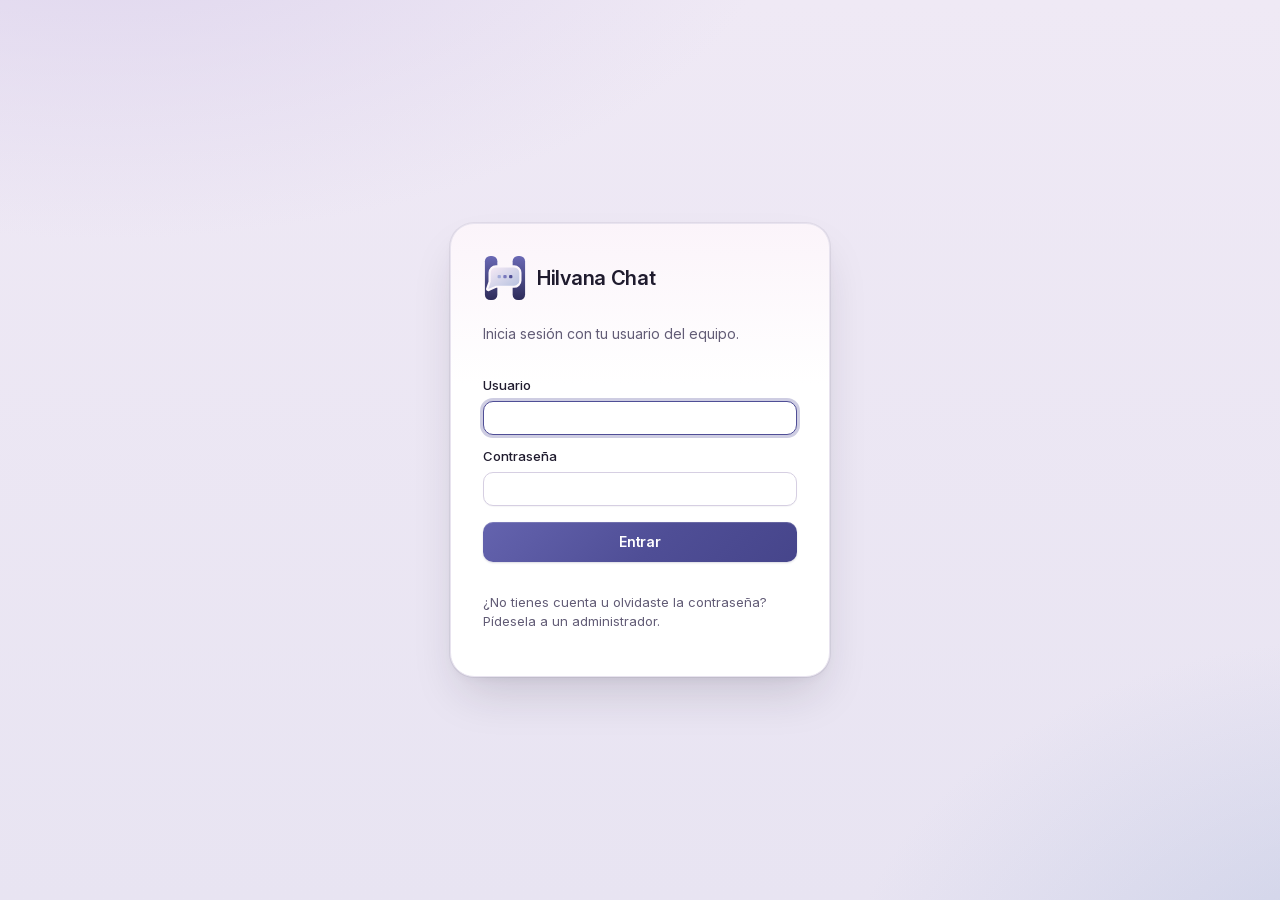
<file: frontend/login.html>
<!doctype html>
<html lang="es">
<head>
  <meta charset="utf-8">
  <meta name="viewport" content="width=device-width, initial-scale=1">
  <title>Entrar · Hilvana Chat</title>
  <link rel="icon" href="favicon.svg" type="image/svg+xml">
  <link rel="stylesheet" href="tokens.css">
  <link rel="stylesheet" href="styles.css">
  <script src="common.js"></script>
</head>
<body class="login-page">
  <main class="login-card">
    <div class="brand"><picture><source srcset="logo-oscuro.svg" media="(prefers-color-scheme: dark)"><img class="brand-logo" src="logo-claro.svg" alt=""></picture>Hilvana Chat</div>
    <p class="muted">Inicia sesión con tu usuario del equipo.</p>
    <form id="login-form" class="form">
      <label>Usuario
        <input id="username" name="username" autocomplete="username" required autofocus>
      </label>
      <label>Contraseña
        <input id="password" name="password" type="password" maxlength="128" autocomplete="current-password" required>
      </label>
      <p id="login-error" class="form-error" role="alert" hidden></p>
      <button type="submit" class="primary" id="login-btn">Entrar</button>
    </form>
    <p class="muted small">¿No tienes cuenta u olvidaste la contraseña? Pídesela a un administrador.</p>
  </main>

  <script src="login.js"></script>
</body>
</html>
</file>
<file: frontend/tokens.css>
/* =====================================================================================================================
   Hilvana Chat · Tokens de diseño
   ---------------------------------------------------------------------------------------------------------------------
   La base visual de la app en un solo sitio: colores, tipografía, radios, sombras, espaciados, materiales (cristal),
   movimiento y capas. Estética: moderna y minimalista, al estilo iOS/Apple, con la paleta lavanda/índigo de la marca,
   contrastes sutiles, esquinas generosas y sombras muy finas.

   Tres niveles:
     1. Primitivos   → los valores en bruto (escalas de color, tamaños). No se usan directamente en los componentes.
     2. Semánticos   → lo que significa cada valor (superficie, texto secundario, borde, acento…). Es lo que usan los
                       componentes, y lo que cambia entre el tema claro y el oscuro.
     3. Compatibles  → los nombres que ya usa styles.css (--panel, --muted, --g-card…), apuntando a los semánticos.

   Tema claro y oscuro sin duplicar bloques: cada color semántico se declara una sola vez con light-dark(claro, oscuro),
   y lo resuelve `color-scheme`, que sigue al data-theme de la raíz (common.js, applyTheme):
     sin data-theme → como el sistema · data-theme="light" → claro · data-theme="dark" → oscuro.
   light-dark() funciona en Chrome/Edge 123+, Firefox 120+ y Safari 17.5+.

   Para adoptarlo (todavía NO está enlazado):
     1. En index.html y login.html, <link rel="stylesheet" href="tokens.css"> ANTES de styles.css.
     2. Quitar de styles.css los bloques :root de variables (tema claro, los dos oscuros y la capa de degradados): si no,
        al cargarse después, sus valores taparían a estos.
     3. Ir pasando los valores sueltos de styles.css (radios, sombras, tamaños…) a estos tokens.

   Contraste (WCAG, medido en el navegador sobre todas las superficies y rellenos, en los dos temas): texto principal
   ≥ 14:1, secundario ≥ 5,5:1, terciario ≥ 4,5:1; acento y enlaces ≥ 6,5:1; textos de estado sobre su fondo ≥ 4,8:1.
   ===================================================================================================================== */

:root {
  color-scheme: light dark;

  /* ===================================================================================================================
     1. PRIMITIVOS
     =================================================================================================================== */

  /* --- Identidad: la paleta pastel de la marca (de más clara a más intensa) ---------------------------------------- */
  --lavanda-1: #f8ebf6;   /* rosa lavanda */
  --lavanda-2: #e7d7ea;   /* malva */
  --lavanda-3: #dbd1ec;   /* lila */
  --lavanda-4: #cecfeb;   /* lavanda */
  --lavanda-5: #b2bfde;   /* pervinca */

  /* --- Índigo: el color de acción de la marca. 600 es el índigo de siempre (7,3:1 sobre blanco) ---------------------- */
  --indigo-50:  #f4f4fb;
  --indigo-100: #e9e8f7;
  --indigo-200: #d4d3ef;
  --indigo-300: #b6b5e1;
  --indigo-400: #908ecc;
  --indigo-500: #6a69b5;
  --indigo-600: #4f4e96;
  --indigo-700: #43418a;
  --indigo-800: #36346a;
  --indigo-900: #2e2c5a;
  --indigo-950: #1e1c3d;

  /* --- Tinta: neutros con un punto de violeta (nunca gris puro), para textos, bordes y fondos claros ----------------- */
  --ink-0:   #ffffff;
  --ink-25:  #fcfbfe;
  --ink-50:  #f8f6fb;
  --ink-75:  #f3f0f8;
  --ink-100: #edeaf4;
  --ink-150: #e5e1ee;
  --ink-200: #dcd7e7;
  --ink-300: #c6bfd4;
  --ink-400: #a19ab2;
  --ink-500: #6f6982;     /* el texto más tenue: 4,5:1 incluso sobre los rellenos grises */
  --ink-600: #625c76;
  --ink-700: #4a4560;
  --ink-800: #2f2b40;
  --ink-900: #1f1b2e;

  /* --- Noche: las superficies del tema oscuro, del fondo más profundo al más elevado -------------------------------- */
  --night-1000: #0b0a10;
  --night-950:  #100e17;
  --night-900:  #15131d;
  --night-850:  #1b1826;
  --night-800:  #221f30;
  --night-750:  #2a2639;
  --night-700:  #353048;
  --night-100:  #ece8f4;  /* texto principal en oscuro */
  --night-200:  #aaa4be;
  --night-300:  #8a84a0;

  /* --- Estados: tonos apagados, sin estridencias ------------------------------------------------------------------- */
  --green-600: #17785a;   --green-400: #5fd0a6;   --green-50: #e9f6f0;   --green-950: #12271f;
  --amber-600: #9a5b0c;   --amber-400: #f0b85b;   --amber-50: #fdf3e2;   --amber-950: #2c2112;
  --red-600:   #b42b40;   --red-400:   #f39aa5;   --red-50:   #fcebee;   --red-950:   #33171c;

  /* ===================================================================================================================
     2. SEMÁNTICOS (claro, oscuro)
     =================================================================================================================== */

  /* --- Fondos y superficies (de atrás hacia delante) --------------------------------------------------------------- */
  --color-canvas:          light-dark(#f1edf6, var(--night-1000));   /* el fondo de la ventana */
  --color-surface:         light-dark(var(--ink-0), var(--night-900)); /* tarjetas y paneles */
  --color-surface-raised:  light-dark(var(--ink-0), var(--night-850)); /* menús, ventanas, avisos */
  --color-surface-sunken:  light-dark(var(--ink-50), var(--night-950)); /* cabeceras de tabla, pozos */
  --color-surface-tint:    light-dark(#f4f3fb, #1a1829);               /* paneles laterales (tono asistente) */

  /* --- Rellenos de controles e interacción ------------------------------------------------------------------------- */
  --color-fill:            light-dark(var(--ink-75), var(--night-850));  /* botones neutros, campos, segmentados */
  --color-fill-hover:      light-dark(var(--ink-100), var(--night-800));
  --color-hover:           light-dark(rgba(79, 78, 150, .06), rgba(255, 255, 255, .05)); /* capa al pasar el ratón */
  --color-pressed:         light-dark(rgba(79, 78, 150, .10), rgba(255, 255, 255, .08));
  --color-selected:        light-dark(#ebe8f7, #252240);               /* fila o elemento seleccionado */

  /* --- Texto -------------------------------------------------------------------------------------------------------- */
  --color-text:            light-dark(var(--ink-900), var(--night-100));
  --color-text-secondary:  light-dark(var(--ink-600), var(--night-200));
  --color-text-tertiary:   light-dark(var(--ink-500), var(--night-300));
  --color-text-disabled:   light-dark(var(--ink-400), #5e5872);
  --color-text-link:       light-dark(var(--indigo-600), var(--indigo-300));
  --color-text-on-accent:  light-dark(#ffffff, var(--night-900));

  /* --- Bordes y separadores: finos y de bajo contraste ------------------------------------------------------------- */
  --color-border:          light-dark(#e8e3ef, #262233);
  --color-border-strong:   light-dark(#d6cfe2, var(--night-700));
  --color-separator:       light-dark(rgba(31, 27, 46, .07), rgba(255, 255, 255, .06));

  /* --- Acento (índigo en claro; pervinca en oscuro, que se lee mejor sobre fondo profundo) -------------------------- */
  --color-accent:          light-dark(var(--indigo-600), var(--lavanda-5));
  --color-accent-hover:    light-dark(var(--indigo-700), #c4cdea);
  --color-accent-pressed:  light-dark(var(--indigo-800), #a3b0d6);
  --color-accent-soft:     light-dark(#ebe8f7, #252240);
  --color-accent-softer:   light-dark(var(--indigo-50), #1b1930);
  --color-focus-ring:      light-dark(rgba(79, 78, 150, .28), rgba(178, 191, 222, .35));

  /* --- Estados (texto · fondo · borde) ----------------------------------------------------------------------------- */
  --color-success:         light-dark(var(--green-600), var(--green-400));
  --color-success-bg:      light-dark(var(--green-50), var(--green-950));
  --color-warning:         light-dark(var(--amber-600), var(--amber-400));
  --color-warning-bg:      light-dark(var(--amber-50), var(--amber-950));
  --color-danger:          light-dark(var(--red-600), var(--red-400));
  --color-danger-bg:       light-dark(var(--red-50), var(--red-950));
  --color-info:            light-dark(var(--indigo-600), var(--lavanda-5));
  --color-info-bg:         light-dark(var(--indigo-50), #1d1b33);

  /* --- Estado del cliente (punto, etiqueta y texto) y contadores de avisos --------------------------------------- */
  --color-status-lead:     light-dark(#6f5fd0, #a99cf0);   /* Potencial: violeta de la familia índigo */
  --color-status-active:   light-dark(var(--green-600), var(--green-400));
  --color-status-issue:    light-dark(var(--red-600), var(--red-400));
  --color-status-inactive: light-dark(var(--ink-500), var(--night-300));
  --color-notification:    #c93a50;                        /* fondo de los contadores de avisos (texto blanco, 5:1) */

  /* --- Canales: paleta categórica validada (el color sigue al canal en etiquetas, historial y gráficos) ------------- */
  --color-email:           light-dark(#eb6834, #d95926);
  --color-telegram:        light-dark(#2a78d6, #3987e5);
  --color-whatsapp:        light-dark(#1baf7a, #199e70);
  --color-phone:           light-dark(#4a3aa7, #9085e9);
  --color-other:           #9ca3af;

  /* --- Conversación ------------------------------------------------------------------------------------------------- */
  --color-chat-bg:         light-dark(#f8f3fa, var(--night-950));
  --color-bubble-in:       light-dark(var(--ink-0), #1f1c2b);
  --color-bubble-out:      light-dark(#dcdcf2, #34315c);

  /* --- Gráficos ------------------------------------------------------------------------------------------------------ */
  --color-chart-grid:      light-dark(#ece6f0, #2c2a36);
  --color-chart-axis:      light-dark(#cfc6d6, #3a3747);
  --color-chart-muted:     #898781;

  /* --- Velo detrás de las ventanas --------------------------------------------------------------------------------- */
  --color-backdrop:        light-dark(rgba(31, 27, 46, .38), rgba(5, 4, 10, .6));

  /* ===================================================================================================================
     TIPOGRAFÍA · San Francisco en Apple; Inter (incluida en la app) o Segoe UI Variable en el resto
     =================================================================================================================== */
  --font-sans:    -apple-system, BlinkMacSystemFont, "SF Pro Text", "Inter", "Segoe UI Variable Text", "Segoe UI", Roboto, sans-serif;
  --font-display: -apple-system, BlinkMacSystemFont, "SF Pro Display", "Inter", "Segoe UI Variable Display", "Segoe UI", sans-serif;
  --font-mono:    ui-monospace, "SF Mono", "Cascadia Code", Consolas, monospace;

  /* Escala (cuerpo de 14 px, densidad de app de escritorio). Sustituye a los 12 tamaños sueltos de ahora */
  --font-size-2xs:  10px;   /* contadores */
  --font-size-xs:   11px;   /* etiquetas en mayúsculas, insignias */
  --font-size-sm:   12px;   /* metadatos, horas, ayudas */
  --font-size-md:   13px;   /* listas, tablas, controles compactos */
  --font-size-base: 14px;   /* cuerpo */
  --font-size-lg:   15px;   /* nombres destacados */
  --font-size-xl:   17px;   /* títulos de sección */
  --font-size-2xl:  20px;   /* títulos de página */
  --font-size-3xl:  24px;   /* cifras grandes */
  --font-size-4xl:  28px;

  --font-weight-regular:  400;
  --font-weight-medium:   500;
  --font-weight-semibold: 600;
  --font-weight-bold:     650;   /* la fuente es variable: un punto más fino que 700 */

  --line-height-tight:   1.2;    /* títulos */
  --line-height-snug:    1.35;   /* textos de una o dos líneas */
  --line-height-normal:  1.45;   /* cuerpo */
  --line-height-relaxed: 1.6;    /* textos largos (resúmenes, ayuda) */

  --letter-spacing-tight:  -0.015em;  /* títulos grandes */
  --letter-spacing-snug:   -0.01em;   /* títulos y nombres */
  --letter-spacing-normal: 0;
  --letter-spacing-wide:   0.04em;    /* etiquetas en mayúsculas */

  /* ===================================================================================================================
     RADIOS · esquinas generosas al estilo iOS. Regla para anidar: radio interior = radio exterior − separación
     (una tarjeta de 14 px con 4 px de margen interior lleva dentro elementos de 10 px).
     Sustituyen a los 13 radios sueltos de ahora
     =================================================================================================================== */
  --radius-2xs:  4px;     /* kbd, marcas diminutas */
  --radius-xs:   6px;     /* etiquetas, chips pequeños */
  --radius-sm:   8px;     /* botones y campos compactos, elementos de menú */
  --radius-md:   10px;    /* botones, campos, filas de lista */
  --radius-lg:   14px;    /* tarjetas, menús */
  --radius-xl:   18px;    /* paneles, barra superior */
  --radius-2xl:  24px;    /* ventanas (diálogos) */
  --radius-pill: 999px;   /* píldoras, segmentados, buscador */
  --radius-full: 50%;     /* avatares, puntos */

  /* ===================================================================================================================
     SOMBRAS · muy finas, en capas y teñidas de tinta (no negro puro). Sustituyen a las sombras escritas a mano
     =================================================================================================================== */
  --shadow-hairline: 0 0 0 1px light-dark(rgba(31, 27, 46, .06), rgba(255, 255, 255, .06));
  --shadow-xs:       0 1px 1px light-dark(rgba(31, 27, 46, .04), rgba(0, 0, 0, .3));
  --shadow-sm:       0 1px 2px light-dark(rgba(31, 27, 46, .05), rgba(0, 0, 0, .35)),
                     0 1px 1px light-dark(rgba(31, 27, 46, .03), rgba(0, 0, 0, .2));
  --shadow-md:       0 2px 6px -1px light-dark(rgba(31, 27, 46, .06), rgba(0, 0, 0, .4)),
                     0 1px 2px light-dark(rgba(31, 27, 46, .04), rgba(0, 0, 0, .25));
  --shadow-lg:       0 8px 24px -6px light-dark(rgba(31, 27, 46, .10), rgba(0, 0, 0, .5)),
                     0 2px 6px -2px light-dark(rgba(31, 27, 46, .05), rgba(0, 0, 0, .3));
  --shadow-xl:       0 24px 48px -12px light-dark(rgba(31, 27, 46, .18), rgba(0, 0, 0, .6)),
                     0 4px 12px -4px light-dark(rgba(31, 27, 46, .06), rgba(0, 0, 0, .35));
  /* Brillo de 1 px en el borde superior: da volumen a tarjetas y botones sin oscurecer nada */
  --shadow-highlight: inset 0 1px 0 light-dark(rgba(255, 255, 255, .75), rgba(255, 255, 255, .06));
  --shadow-focus:     0 0 0 3px var(--color-focus-ring);
  /* Usos con nombre */
  --shadow-card:      var(--shadow-sm), var(--shadow-highlight);
  --shadow-popover:   var(--shadow-lg), var(--shadow-hairline);
  --shadow-dialog:    var(--shadow-xl), var(--shadow-hairline);
  --shadow-button:    0 1px 2px light-dark(rgba(46, 44, 90, .18), rgba(0, 0, 0, .35)), inset 0 1px 0 rgba(255, 255, 255, .16);

  /* ===================================================================================================================
     ESPACIADO · rejilla de 4 px (con medios pasos de 2 px para ajustes finos)
     =================================================================================================================== */
  --space-0:   0;
  --space-px:  1px;
  --space-0-5: 2px;
  --space-1:   4px;
  --space-1-5: 6px;
  --space-2:   8px;
  --space-2-5: 10px;
  --space-3:   12px;
  --space-4:   16px;
  --space-5:   20px;
  --space-6:   24px;
  --space-8:   32px;
  --space-10:  40px;
  --space-12:  48px;
  --space-16:  64px;

  /* ===================================================================================================================
     TAMAÑOS · controles, iconos, avatares y estructura
     =================================================================================================================== */
  --control-height-xs: 24px;
  --control-height-sm: 28px;
  --control-height-md: 34px;   /* botones y campos */
  --control-height-lg: 40px;
  --icon-size-sm: 16px;
  --icon-size-md: 18px;
  --icon-size-lg: 22px;
  --avatar-size-xs: 22px;
  --avatar-size-sm: 28px;
  --avatar-size-md: 38px;
  --avatar-size-lg: 56px;
  --avatar-size-xl: 76px;
  --topbar-height: 52px;
  --sidebar-width: 60px;

  /* ===================================================================================================================
     MATERIALES · cristal translúcido al estilo de iOS (de más fino a más denso) para barras y menús flotantes
     =================================================================================================================== */
  --material-thin:    light-dark(rgba(255, 255, 255, .55), rgba(30, 28, 56, .50));
  --material-regular: light-dark(rgba(255, 255, 255, .68), rgba(36, 34, 74, .58));
  --material-thick:   light-dark(rgba(255, 255, 255, .84), rgba(28, 26, 48, .80));
  --material-border:  light-dark(rgba(255, 255, 255, .85), rgba(255, 255, 255, .09));
  --material-blur:    16px;
  --material-filter:  blur(var(--material-blur)) saturate(1.2);

  /* ===================================================================================================================
     DEGRADADOS · sutiles, solo con tonos de la paleta
     =================================================================================================================== */
  --gradient-brand-line: linear-gradient(90deg, var(--lavanda-1), var(--lavanda-2), var(--lavanda-3), var(--lavanda-4), var(--lavanda-5));
  --gradient-canvas:
    radial-gradient(1100px 560px at 8% -12%, light-dark(rgba(219, 209, 236, .85), rgba(79, 78, 150, .45)), transparent 62%),
    radial-gradient(900px 620px at 108% 112%, light-dark(rgba(178, 191, 222, .55), rgba(122, 96, 168, .28)), transparent 60%),
    linear-gradient(180deg, light-dark(#efe9f5, #0e0c16), light-dark(#e8e4f2, var(--night-1000)));
  --gradient-sheen:      linear-gradient(180deg, light-dark(rgba(248, 235, 246, .55), rgba(178, 191, 222, .075)), transparent 160px);
  --gradient-side:       linear-gradient(180deg, light-dark(#f6f3fb, #24213e), light-dark(#eceefa, #181627));
  --gradient-accent:     linear-gradient(135deg, light-dark(#6463ae, #d6d8f0) 0%, light-dark(#4f4e96, #c1cae6) 55%, light-dark(#46458b, #b0bbdf) 100%);
  --gradient-accent-soft: linear-gradient(135deg, light-dark(#e6ddf2, #322d52), light-dark(#d2d6ef, #262645));
  --gradient-raised:     linear-gradient(180deg, light-dark(#ffffff, #2a2640), light-dark(#f8f5fc, #221f35));
  --gradient-bubble-out: linear-gradient(135deg, light-dark(#dcd3ee, #46427c), light-dark(#c3cbe8, #2d2b58));
  --gradient-indigo:     linear-gradient(135deg, #6463ae 0%, #4f4e96 60%, #45448a 100%);
  --gradient-line:       linear-gradient(90deg, light-dark(var(--lavanda-5), var(--lavanda-3)), light-dark(var(--indigo-600), var(--lavanda-5)));

  /* ===================================================================================================================
     MOVIMIENTO · rápido y suave, con la curva de salida típica de iOS
     =================================================================================================================== */
  --duration-instant: 80ms;
  --duration-fast:    120ms;   /* hover, foco */
  --duration-normal:  180ms;   /* menús, avisos */
  --duration-slow:    260ms;   /* paneles, ventanas */
  --ease-standard: cubic-bezier(.2, 0, 0, 1);
  --ease-out:      cubic-bezier(.16, 1, .3, 1);
  --ease-in-out:   cubic-bezier(.65, 0, .35, 1);
  --ease-spring:   cubic-bezier(.34, 1.36, .64, 1);   /* un rebote apenas perceptible */

  /* ===================================================================================================================
     CAPAS (z-index)
     =================================================================================================================== */
  --z-base:     0;
  --z-raised:   1;
  --z-sticky:   10;    /* cabeceras de tabla */
  --z-topbar:   30;    /* la barra superior y sus menús, por encima del contenido */
  --z-dropdown: 60;
  --z-overlay:  100;
  --z-toast:    200;   /* (avisos y menús de selección van además en la capa superior del navegador) */

  /* ===================================================================================================================
     3. COMPATIBLES · los nombres que usa hoy styles.css, apuntando a los semánticos. Al adoptar este archivo,
        styles.css sigue funcionando igual; después se pueden ir renombrando los usos y retirar estos alias.
     =================================================================================================================== */
  --indigo: var(--indigo-600);
  --brand-gradient: var(--gradient-brand-line);

  --canvas: var(--color-canvas);
  --panel: var(--color-surface);
  --bg: var(--color-fill);
  --hover: var(--color-fill-hover);
  --sub: var(--color-surface-sunken);
  --sub-hover: var(--color-fill-hover);
  --assistant-bg: var(--color-surface-tint);
  --assistant-bubble: light-dark(#ffffff, #24213a);

  --text: var(--color-text);
  --muted: var(--color-text-secondary);
  --border: var(--color-border);
  --accent: var(--color-accent);
  --accent-soft: var(--color-accent-soft);
  --on-accent: var(--color-text-on-accent);

  --danger-bg: var(--color-danger-bg);
  --danger-text: var(--color-danger);
  --warn: var(--color-warning);

  --email: var(--color-email);
  --telegram: var(--color-telegram);
  --whatsapp: var(--color-whatsapp);
  --phone: var(--color-phone);
  --other: var(--color-other);

  --chat-bg: var(--color-chat-bg);
  --bubble-in: var(--color-bubble-in);
  --bubble-out: var(--color-bubble-out);
  --in-bubble: var(--color-bubble-in);
  --out-bubble: var(--indigo-600);

  --chart-grid: var(--color-chart-grid);
  --chart-axis: var(--color-chart-axis);
  --chart-muted: var(--color-chart-muted);

  --shadow: light-dark(rgba(31, 27, 46, .12), rgba(0, 0, 0, .5));
  --card-shadow: var(--shadow-sm);
  --backdrop: var(--color-backdrop);
  --radius: var(--radius-sm);

  /* Capa de degradados */
  --g-canvas: var(--gradient-canvas);
  --g-card: var(--gradient-sheen);
  --g-side: var(--gradient-side);
  --g-accent: var(--gradient-accent);
  --g-accent-soft: var(--gradient-accent-soft);
  --g-raised: var(--gradient-raised);
  --g-bubble-out: var(--gradient-bubble-out);
  --g-indigo: var(--gradient-indigo);
  --g-line: var(--gradient-line);
  --g-head: linear-gradient(180deg, light-dark(#fbf6fb, #1e1b2c), var(--color-surface-sunken));
  --g-topbar: var(--material-regular);
  --sheen: var(--shadow-highlight);
  --glow: 0 6px 16px -6px light-dark(rgba(79, 78, 150, .45), rgba(0, 0, 0, .7));

  /* Barra superior (flotante, de cristal) */
  --topbar-bg: var(--material-regular);
  --topbar-glass: var(--material-regular);
  --topbar-glass-border: var(--material-border);
  --topbar-text: light-dark(var(--indigo-900), #f5f1fa);
  --topbar-muted: light-dark(#5d5878, #c8c2de);
  --topbar-hover: var(--color-hover);
  --topbar-group: light-dark(rgba(79, 78, 150, .06), rgba(255, 255, 255, .06));
  --topbar-field: light-dark(rgba(255, 255, 255, .8), rgba(255, 255, 255, .08));
  --topbar-field-hover: light-dark(#ffffff, rgba(255, 255, 255, .12));
  --topbar-field-border: light-dark(rgba(79, 78, 150, .12), rgba(255, 255, 255, .14));
  --topbar-kbd-border: light-dark(var(--lavanda-3), rgba(255, 255, 255, .22));
  --topbar-shadow: 0 8px 24px light-dark(rgba(79, 78, 150, .12), rgba(0, 0, 0, .4)), var(--shadow-highlight);
  --topbar-glow: drop-shadow(0 2px 6px light-dark(rgba(79, 78, 150, .18), rgba(178, 191, 222, .35)));
  --topbar-focus: var(--color-accent);
  --topbar-chip: linear-gradient(135deg, light-dark(#f8ebf6, rgba(255, 255, 255, .07)), light-dark(#e6ddf2, rgba(255, 255, 255, .07)));
  --topbar-chip-border: light-dark(var(--lavanda-3), rgba(255, 255, 255, .14));
  --topbar-chip-text: light-dark(var(--indigo-600), var(--lavanda-3));
}

/* Tema elegido por la persona (data-theme): fija el esquema y, con él, todos los light-dark() de arriba */
:root[data-theme="light"] { color-scheme: light; }
:root[data-theme="dark"]  { color-scheme: dark; }

/* Esquinas «continuas» de iOS donde el navegador las sepa dibujar (mejora progresiva: sin soporte, esquina redonda) */
@supports (corner-shape: squircle) {
  :root { --corner-shape: squircle; }
}

/* Quien pide menos movimiento en su sistema no ve animaciones */
@media (prefers-reduced-motion: reduce) {
  :root {
    --duration-instant: 0ms;
    --duration-fast:    0ms;
    --duration-normal:  0ms;
    --duration-slow:    0ms;
  }
}
</file>
<file: frontend/styles.css>
/* Inter (SIL Open Font License, ver fonts/LICENSE-Inter.txt): la fuente de la app fuera de los dispositivos de Apple.
   Variable: un solo archivo para todos los grosores. */
@font-face {
  font-family: "Inter";
  font-style: normal;
  font-weight: 100 900;
  font-display: swap;
  src: url("fonts/InterVariable.woff2") format("woff2");
}

/* Los colores, tipos, radios, sombras y demás variables de diseño están en tokens.css (se carga antes que este
   archivo), con el tema claro y el oscuro en un solo bloque. */

* { box-sizing: border-box; }
html, body { height: 100%; margin: 0; }
body {
  /* San Francisco en los dispositivos de Apple; en el resto, Inter (fuente libre de estilo muy parecido) */
  font-family: -apple-system, BlinkMacSystemFont, "Inter", "Segoe UI", Roboto, sans-serif;
  font-optical-sizing: auto;
  font-size: 14px; line-height: 1.45; -webkit-font-smoothing: antialiased;
  background: var(--panel);
  color: var(--text);
  display: flex;
  flex-direction: column;
}
button, input, select, textarea { font: inherit; color: inherit; }
.muted { color: var(--muted); }
:focus-visible { outline: 2px solid var(--accent); outline-offset: 1px; }
input:focus-visible, select:focus-visible, textarea:focus-visible {
  outline: none; border-color: var(--accent); box-shadow: var(--shadow-focus);
}

/* Barra superior */
.topbar {
  display: flex; align-items: center; justify-content: space-between;
  height: 52px; flex-shrink: 0; padding: 0 16px; color: var(--topbar-text);
  /* Franja fina con la paleta como borde inferior: la firma visual de la app */
  background: var(--brand-gradient) bottom / 100% 2px no-repeat, var(--topbar-bg);
}
/* Controles sobre la barra oscura; los menús desplegables recuperan los colores normales */
.topbar .icon-btn, .topbar .user-btn { color: var(--topbar-muted); }
.topbar .icon-btn:hover, .topbar .user-btn:hover, .topbar .icon-btn[aria-expanded="true"] {
  background: var(--topbar-hover); color: var(--topbar-text);
}
.topbar .user-btn #user-name { color: var(--topbar-text); }
.topbar .palette-btn { background: var(--topbar-field); border-color: var(--topbar-field-border); color: var(--topbar-muted); }
.topbar .palette-btn:hover { background: var(--topbar-field-hover); color: var(--topbar-text); }
.topbar .palette-btn kbd { background: transparent; border-color: var(--topbar-kbd-border); color: var(--topbar-muted); }
.topbar .avatar { background: var(--lavanda-3); color: var(--indigo); }
.topbar .menu { color: var(--text); }
.topbar :focus-visible { outline-color: var(--topbar-focus); }
.brand { font-weight: 600; letter-spacing: -.01em; display: flex; align-items: center; gap: 10px; }
.brand-logo { width: 36px; height: 36px; display: block; }
.login-card .brand-logo { width: 44px; height: 44px; }
/* En la barra superior el logo es protagonista: alineado con los iconos de la barra lateral y con un brillo suave */
.topbar .brand { font-size: 16px; gap: 12px; margin-left: -4px; }
.topbar .brand-logo { filter: var(--topbar-glow); }
/* El logo de la barra: la versión índigo en tema claro y la lavanda en oscuro */
.topbar .logo-on-dark { display: none; }
:root[data-theme="dark"] .topbar .logo-on-light { display: none; }
:root[data-theme="dark"] .topbar .logo-on-dark { display: block; }
@media (prefers-color-scheme: dark) {
  :root:not([data-theme="light"]) .topbar .logo-on-light { display: none; }
  :root:not([data-theme="light"]) .topbar .logo-on-dark { display: block; }
}
select, input[type="search"], .form input {
  background: var(--panel); border: 1px solid var(--border); border-radius: var(--radius-xs); padding: 6px 10px;
}
.small { font-size: 13px; }

/* Mientras se comprueba la sesión no se muestra la app (evita un parpadeo antes de ir al login) */
body.booting .layout, body.booting .topbar-actions, body.booting .greeting, body.booting .help, body.booting .sidebar { visibility: hidden; }

/* Barra lateral: iconos de las secciones (arriba) y de la configuración (abajo) */
.app-body { flex: 1; min-height: 0; display: flex; }
.app-body > .layout { flex: 1; min-width: 0; }
.sidebar {
  width: 60px; flex-shrink: 0; display: flex; flex-direction: column; align-items: center; gap: 6px;
  padding: 12px 0; background: var(--sub); border-right: 1px solid var(--border);
}
.nav-spacer { flex: 1; }
.nav-btn {
  width: 40px; height: 40px; display: grid; place-items: center; border: 0; border-radius: var(--radius-md);
  background: transparent; color: var(--muted); cursor: pointer; position: relative;
}
.nav-btn svg { width: 22px; height: 22px; fill: none; stroke: currentColor; stroke-width: 1.8; stroke-linecap: round; stroke-linejoin: round; }
.nav-btn:hover { background: var(--sub-hover); color: var(--text); }
.nav-btn.active { background: var(--accent-soft); color: var(--accent); }
/* Marca de la sección activa en el borde izquierdo */
.nav-btn.active::before {
  content: ""; position: absolute; left: -10px; top: 9px; bottom: 9px; width: 3px; border-radius: 0 3px 3px 0;
  background: var(--accent);
}

/* Botones */
button.primary {
  background: var(--accent); color: var(--on-accent); border: none; border-radius: var(--radius-xs); padding: 7px 14px; cursor: pointer; font-weight: 500;
}
button.primary:hover:not(:disabled) { background: color-mix(in srgb, var(--accent) 88%, var(--text)); }
button.primary:disabled { opacity: .6; cursor: default; }
button.link { background: none; border: none; padding: 2px 4px; color: var(--accent); cursor: pointer; }
button.link:hover { text-decoration: underline; }
.icon-btn {
  width: 32px; height: 32px; display: inline-grid; place-items: center; cursor: pointer;
  background: none; border: none; border-radius: var(--radius-xs); font-size: 18px; color: var(--muted);
}
.icon-btn:hover { background: var(--hover); color: var(--text); }
.icon-btn svg { width: 18px; height: 18px; fill: none; stroke: currentColor; stroke-width: 2; stroke-linecap: round; }
.icon-moon { fill: currentColor !important; stroke: none !important; }
#theme-toggle .icon-sun, #theme-toggle.is-dark .icon-moon { display: none; }
#theme-toggle.is-dark .icon-sun { display: block; }

/* Paleta de comandos */
.palette-btn {
  display: flex; align-items: center; gap: 8px; width: min(360px, 40vw); margin: 0 16px; padding: 5px 8px 5px 10px;
  background: var(--bg); border: 1px solid var(--border); border-radius: var(--radius-sm); color: var(--muted); cursor: pointer; font-size: 13px;
}
.palette-btn:hover { color: var(--text); }
.palette-btn svg { width: 15px; height: 15px; fill: none; stroke: currentColor; stroke-width: 2; flex-shrink: 0; }
.palette-btn span { flex: 1; text-align: left; }
kbd {
  font: 11px/1 ui-monospace, Consolas, monospace; padding: 2px 5px; border: 1px solid var(--border);
  border-bottom-width: 2px; border-radius: var(--radius-2xs); background: var(--panel); color: var(--muted); white-space: nowrap;
}
.dialog.palette { width: min(560px, calc(100vw - 32px)); padding: 0; margin-top: 12vh; overflow: hidden; }
.palette #palette-input { width: 100%; border: none; border-bottom: 1px solid var(--border); border-radius: 0; padding: 14px 16px; font-size: 15px; background: var(--panel); }
.palette #palette-input:focus-visible { box-shadow: none; }
.palette-list { list-style: none; margin: 0; padding: 6px; max-height: 50vh; overflow-y: auto; }
.palette-item { display: flex; align-items: center; gap: 10px; padding: 8px 10px; border-radius: var(--radius-xs); cursor: pointer; font-size: 14px; }
.palette-item.active { background: var(--accent-soft); }
.palette-kind { font-size: 11px; color: var(--muted); width: 52px; flex-shrink: 0; }
.palette-label { flex: 1; min-width: 0; overflow: hidden; text-overflow: ellipsis; white-space: nowrap; }
.palette-empty { padding: 10px; }
.palette-foot { margin: 0; padding: 8px 14px; border-top: 1px solid var(--border); }
.shortcuts-table td:first-child { width: 120px; }
@media (max-width: 720px) { .palette-btn span, .palette-btn kbd { display: none; } .palette-btn { width: auto; } }

/* Barra superior: acciones y menú de usuario */
.topbar-actions { display: flex; align-items: center; gap: 4px; }
.user-menu { position: relative; }
.user-btn {
  display: flex; align-items: center; gap: 8px; background: none; border: none; margin-left: 6px;
  border-radius: var(--radius-xs); padding: 4px 8px 4px 4px; cursor: pointer;
}
.user-btn:hover { background: var(--hover); }
.avatar {
  width: 26px; height: 26px; border-radius: 50%; background: var(--accent-soft); color: var(--accent);
  display: grid; place-items: center; font-weight: 600; font-size: 12px;
}
.chevron { width: 16px; height: 16px; fill: none; stroke: currentColor; stroke-width: 2; }
.menu {
  position: absolute; right: 0; top: calc(100% + 6px); min-width: 220px; z-index: 60;
  background: var(--panel); border: 1px solid var(--border); border-radius: var(--radius-sm);
  box-shadow: var(--shadow-popover); padding: 4px; display: flex; flex-direction: column;
}
.menu[hidden] { display: none; }
.menu-head { display: flex; flex-direction: column; padding: 8px 10px; border-bottom: 1px solid var(--border); margin-bottom: 4px; font-size: 14px; }
.menu button { background: none; border: none; text-align: left; padding: 8px 10px; border-radius: var(--radius-xs); cursor: pointer; }
.menu button:hover { background: var(--hover); }
.menu button.danger { color: var(--danger-text); }

/* Formularios y diálogos */
.form { display: flex; flex-direction: column; gap: 12px; }
.form label { display: flex; flex-direction: column; gap: 4px; font-size: 14px; }
/* Casilla dentro de un formulario: en fila con su texto, alineada a la izquierda */
.form label.check { flex-direction: row; align-items: center; gap: 8px; white-space: normal; }
.form input, .form select { padding: 8px 10px; }
.form-error { margin: 0; padding: 8px 10px; border-radius: var(--radius-sm); background: var(--danger-bg); color: var(--danger-text); font-size: 14px; }
.form-error[hidden] { display: none; }
.dialog {
  border: 1px solid var(--border); border-radius: var(--radius-lg); padding: 22px; width: min(420px, calc(100vw - 32px));
  background: var(--panel); color: var(--text); box-shadow: var(--shadow-dialog);
}
.dialog.wide { width: min(860px, calc(100vw - 32px)); }
.dialog::backdrop { background: var(--backdrop); }
.dialog h2 { margin: 0 0 4px; font-size: 17px; font-weight: 600; letter-spacing: -.01em; }
.dialog h3 { margin: 8px 0 0; font-size: 15px; }
.dialog-head { display: flex; justify-content: space-between; align-items: center; margin-bottom: 12px; }
.dialog-actions { display: flex; justify-content: flex-end; gap: 8px; }
.form-grid { display: grid; grid-template-columns: repeat(auto-fit, minmax(180px, 1fr)); gap: 10px; }
.users-table { width: 100%; border-collapse: collapse; font-size: 14px; margin-bottom: 16px; display: block; overflow-x: auto; }
.users-table th, .users-table td { text-align: left; padding: 8px; border-bottom: 1px solid var(--border); white-space: nowrap; }
.users-table th { color: var(--muted); font-weight: 600; font-size: 12px; text-transform: uppercase; }
.users-table tr.inactive td { color: var(--muted); }
.row-actions { text-align: right; }
.user-form { border-top: 1px solid var(--border); padding-top: 12px; }

/* Pantalla de inicio de sesión */
body.login-page {
  align-items: center; justify-content: center; padding: 16px;
  background: var(--gradient-canvas); background-attachment: fixed;
}
.login-card {
  width: min(380px, 100%); background: var(--panel); border: 1px solid var(--border); border-radius: var(--radius-lg);
  padding: 32px; box-shadow: var(--shadow-sm); display: flex; flex-direction: column; gap: 8px;
}
.login-card .brand { font-size: 20px; }
.login-card .form { margin: 8px 0; }

/* Buscador, filtros y acciones de la columna de clientes */
#client-search { width: 100%; }
.client-actions { display: flex; align-items: center; gap: 6px; }
.client-actions .check { flex: 1; }
.small-btn { padding: 4px 10px; font-size: 13px; white-space: nowrap; }

/* Pestañas */
.tabs { display: flex; gap: 2px; border-bottom: 1px solid var(--border); flex-shrink: 0; }
.tabs button {
  background: none; border: none; border-bottom: 2px solid transparent; padding: 8px 10px; cursor: pointer;
  color: var(--muted); font-weight: 500; font-size: 14px; margin-bottom: -1px; display: flex; align-items: center; gap: 6px;
}
.tabs button:hover { color: var(--text); }
.tabs button.active { color: var(--text); border-bottom-color: var(--accent); }
.count {
  font-size: 11px; font-weight: 500; min-width: 18px; padding: 0 6px; border-radius: var(--radius-pill); text-align: center;
  background: var(--bg); color: var(--muted); font-variant-numeric: tabular-nums;
}
.count.alert { background: var(--danger-bg); color: var(--danger-text); }
.side-pane { display: flex; flex-direction: column; gap: 10px; flex: 1; min-height: 0; overflow-y: auto; padding-bottom: 72px; }
/* Solo la lista se desplaza: los controles de arriba (selectores, buscador, filtros) nunca se encogen. */
.side-pane > :not(ul) { flex-shrink: 0; }
.tab-pane { flex: 1; min-height: 0; overflow-y: auto; padding-top: 12px; display: flex; flex-direction: column; }
.detail-tabs { margin-top: 4px; }

/* Ficha: resumen y datos clave */
.summary-box { border: 1px solid var(--border); border-radius: var(--radius-sm); padding: 10px 12px; margin-bottom: 14px; }
.summary-head { display: flex; justify-content: space-between; align-items: center; font-size: 14px; }
.summary-box p { margin: 6px 0 0; font-size: 14px; line-height: 1.45; }
.summary-box #summary-meta { font-size: 12px; }
.summary-box #summary-meta:empty { display: none; }
.section-title { font-size: 11px; font-weight: 600; text-transform: uppercase; color: var(--muted); margin: 0 0 6px; letter-spacing: .05em; }
.facts { list-style: none; margin: 0 0 10px; padding: 0; display: flex; flex-direction: column; }
.facts > li { display: grid; grid-template-columns: 1fr auto; gap: 0 8px; padding: 7px 0; border-bottom: 1px solid var(--border); font-size: 14px; }
.fact-label { font-size: 12px; color: var(--muted); grid-column: 1; }
.fact-value { grid-column: 1; white-space: pre-wrap; word-break: break-word; }
.fact-actions { grid-column: 2; grid-row: 1 / span 2; display: flex; align-items: center; gap: 2px; }
.ai-badge {
  font-size: 10px; font-weight: 700; padding: 1px 5px; border-radius: var(--radius-2xs);
  background: var(--accent-soft); color: var(--accent); letter-spacing: .03em;
}
.icon-link {
  background: none; border: none; cursor: pointer; color: var(--muted); padding: 2px 5px; border-radius: var(--radius-2xs); font-size: 14px; line-height: 1;
}
.icon-link:hover { color: var(--accent); background: var(--bg); }
.inline-form { display: flex; gap: 6px; flex-wrap: wrap; }
.inline-form input { flex: 1 1 120px; min-width: 0; background: var(--bg); border: 1px solid var(--border); border-radius: var(--radius-sm); padding: 6px 8px; font-size: 14px; }
.facts .fact-edit { grid-column: 1 / -1; }

/* Tareas */
.task-list { list-style: none; margin: 0; padding: 0; display: flex; flex-direction: column; }
.task { display: flex; align-items: flex-start; gap: 8px; padding: 8px 0; border-bottom: 1px solid var(--border); font-size: 14px; }
.task input[type="checkbox"] { margin-top: 3px; accent-color: var(--accent); cursor: pointer; }
.task-body { flex: 1; min-width: 0; display: flex; flex-direction: column; gap: 3px; }
.task-title { word-break: break-word; }
.task.done .task-title { text-decoration: line-through; color: var(--muted); }
.task-meta { display: flex; flex-wrap: wrap; align-items: center; gap: 6px; font-size: 12px; }
.task-meta .client-link { padding: 0; font-size: 12px; font-weight: 600; }
.due { color: var(--muted); }
.due.today { color: var(--warn); font-weight: 600; }
.due.overdue { color: var(--danger-text); font-weight: 600; }
.task .task-form { flex: 1; }
.task-form { display: flex; flex-direction: column; gap: 6px; margin-top: 10px; }
.task-form input, .task-form select { background: var(--bg); border: 1px solid var(--border); border-radius: var(--radius-sm); padding: 6px 8px; font-size: 14px; min-width: 0; }
.task-form-row { display: flex; gap: 6px; flex-wrap: wrap; align-items: center; }
.task-form-row select { flex: 1; }
.done-tasks { margin-top: 14px; font-size: 14px; }
.done-tasks summary { cursor: pointer; color: var(--muted); }
.empty-tasks { padding: 12px 0; }

/* Pestañas laterales: tres en una columna estrecha */
.side-tabs { overflow-x: auto; scrollbar-width: none; flex-shrink: 0; }  /* columna estrecha: las pestañas se desplazan */
.side-tabs button { padding: 8px 6px; font-size: 13px; gap: 4px; white-space: nowrap; }

/* Bandeja "Sin responder" */
#inbox-scope { align-self: stretch; }
.scope-switch { display: flex; }
.scope-switch button { flex: 1; display: inline-flex; align-items: center; justify-content: center; gap: 6px; font-size: 13px; padding: 6px 8px; white-space: nowrap; }
.scope-switch button.active .count { background: var(--accent-soft); color: var(--accent); }
.count:empty { display: none; }
.inbox-list { list-style: none; margin: 0; padding: 0; display: flex; flex-direction: column; border-top: 1px solid var(--border); }
.inbox-item { padding: 10px 2px; cursor: pointer; border-bottom: 1px solid var(--border); display: flex; flex-direction: column; gap: 4px; }
.inbox-item:hover { background: var(--hover); }
.inbox-top, .inbox-bottom { display: flex; justify-content: space-between; align-items: center; gap: 6px; }
.inbox-bottom { flex-wrap: wrap; }
.inbox-bottom > .muted { white-space: nowrap; }
.inbox-snippet { font-size: 13px; line-height: 1.4; word-break: break-word; }
.wait { font-size: 12px; color: var(--muted); white-space: nowrap; }
.wait.late { color: var(--danger-text); font-weight: 600; }
.wait.soon { color: var(--warn); font-weight: 600; }
button.link.small { font-size: 12px; }
.inbox-name { display: flex; align-items: center; flex-wrap: wrap; gap: 4px 6px; min-width: 0; }
.prio-chip { font-size: 10px; font-weight: 600; padding: 0 6px; border-radius: var(--radius-2xs); line-height: 17px; white-space: nowrap; border: 1px solid; }
.prio-chip.high { color: var(--danger-text); border-color: color-mix(in srgb, var(--danger-text) 40%, transparent); background: var(--danger-bg); }
.prio-chip.medium { color: var(--muted); border-color: var(--border); }
.prio-chip.upset { color: var(--warn); border-color: color-mix(in srgb, var(--color-warning) 40%, transparent); }
.summary-priority { display: flex; align-items: center; flex-wrap: wrap; gap: 6px; margin-top: 6px; }
.inbox-group { font-size: 11px; font-weight: 600; text-transform: uppercase; letter-spacing: .05em; color: var(--muted); padding: 10px 2px 4px; }
.inbox-item.follow-up { border-left: 2px solid var(--accent); padding-left: 8px; }
.inbox-bottom .small-select { padding: 1px 4px; font-size: 12px; margin-left: 4px; color: var(--muted); }
.inbox-snoozed { padding: 10px 2px; font-size: 13px; color: var(--muted); }
.inbox-snoozed summary { cursor: pointer; }
.inbox-snoozed .inbox-list { margin-top: 6px; color: var(--text); }
.inbox-item.snoozed { opacity: .8; }
.followup-check { white-space: normal; flex-wrap: wrap; flex-basis: 100%; }

/* No leídos en la lista de clientes */
.unread {
  display: inline-block; margin-left: 6px; font-size: 11px; font-weight: 700; min-width: 18px; padding: 0 6px;
  border-radius: var(--radius-pill); background: var(--accent); color: var(--on-accent); text-align: center; vertical-align: middle;
}

/* Novedades desde la última visita */
.whats-new { background: var(--accent-soft); border-left: 3px solid var(--accent); border-radius: var(--radius-sm); padding: 8px 10px; margin-bottom: 10px; font-size: 13px; }
.whats-new-head { display: flex; justify-content: space-between; align-items: center; gap: 8px; flex-wrap: wrap; }
.whats-new-summary { margin-top: 6px; white-space: pre-wrap; line-height: 1.45; }

/* Borrador de respuesta */
/* Caja de respuesta bajo la conversación, como en un chat */
.composer { flex-shrink: 0; margin-top: 8px; display: flex; flex-direction: column; }
.draft-open { align-self: stretch; padding: 9px 12px; }
.draft-panel {
  display: flex; flex-direction: column; gap: 8px; padding: 10px;
  border: 1px solid var(--border); border-radius: var(--radius-sm); background: var(--sub); font-size: 14px;
}
.draft-panel label { display: flex; flex-direction: column; gap: 4px; }
.draft-panel .small-select { width: auto; padding: 4px 8px; font-size: 13px; }
.draft-panel select, .draft-panel input, .draft-panel textarea {
  background: var(--panel); border: 1px solid var(--border); border-radius: var(--radius-sm); padding: 6px 8px; font-size: 14px; width: 100%;
}
.draft-panel textarea { resize: vertical; line-height: 1.45; min-height: 90px; }
.draft-actions { display: flex; align-items: center; gap: 10px; flex-wrap: wrap; }
.primary.small-btn { padding: 5px 12px; }
.small-select { padding: 4px 8px; font-size: 13px; }

/* Respuestas guardadas: selector en el borrador y gestión */
.reply-picker-wrap { position: relative; }
.reply-picker { left: 0; right: auto; top: auto; bottom: calc(100% + 6px); width: 300px; max-width: calc(100vw - 32px); gap: 4px; }
.reply-picker input { width: 100%; }
.reply-options { list-style: none; margin: 0; padding: 0; max-height: 240px; overflow-y: auto; }
.reply-option { display: flex; flex-direction: column; gap: 2px; padding: 6px 8px; border-radius: var(--radius-xs); cursor: pointer; font-size: 13px; }
.reply-option:hover, .reply-option.active { background: var(--accent-soft); }
.reply-option-head { display: flex; justify-content: space-between; gap: 8px; }
.reply-empty { padding: 6px 8px; }
.macro-tag { font-size: 11px; color: var(--accent); }
#reply-suggest { left: 8px; right: 8px; top: auto; bottom: calc(100% - 8px); }
.form textarea { background: var(--panel); border: 1px solid var(--border); border-radius: var(--radius-xs); padding: 8px 10px; resize: vertical; }

/* Pestañas de la ficha del cliente */
.detail-tabs button { padding: 8px 7px; font-size: 13px; gap: 4px; }

/* Notas internas */
.note-form { display: flex; flex-direction: column; gap: 6px; margin-bottom: 12px; }
.note-form .ghost { align-self: flex-end; }
.mention-wrap { position: relative; }
.mention-wrap textarea {
  width: 100%; resize: vertical; background: var(--bg); border: 1px solid var(--border); border-radius: var(--radius-sm);
  padding: 8px 10px; font-size: 14px; line-height: 1.45;
}
.mention-list {
  position: absolute; left: 8px; top: 100%; z-index: 20; list-style: none; margin: 2px 0 0; padding: 4px; min-width: 180px;
  background: var(--panel); border: 1px solid var(--border); border-radius: var(--radius-sm); box-shadow: var(--shadow-popover);
}
.mention-list li { padding: 6px 10px; border-radius: var(--radius-xs); cursor: pointer; font-size: 14px; }
.mention-list li.active, .mention-list li:hover { background: var(--accent-soft); color: var(--accent); }
.notes-list { list-style: none; margin: 0; padding: 0; display: flex; flex-direction: column; gap: 8px; }
.note { background: var(--color-warning-bg); border: 1px solid color-mix(in srgb, var(--color-warning) 18%, transparent); border-radius: var(--radius-xs); padding: 8px 10px; font-size: 14px; }
.note-meta { display: flex; align-items: center; gap: 6px; font-size: 12px; margin-bottom: 4px; }
.note-meta .muted { flex: 1; }
.note-body { white-space: pre-wrap; word-break: break-word; line-height: 1.45; }
.mention { color: var(--accent); font-weight: 600; }

/* Campana de avisos */
.bell-wrap { position: relative; }
#bell { position: relative; }
.bell-count {
  position: absolute; top: -4px; right: -4px; min-width: 18px; height: 18px; padding: 0 5px; border-radius: var(--radius-pill);
  background: var(--color-notification); color: #fff; font-size: 11px; font-weight: 700; display: grid; place-items: center;
}
.bell-menu { width: 340px; max-width: calc(100vw - 24px); }
.bell-head { flex-direction: row; justify-content: space-between; align-items: center; }
.bell-list { list-style: none; margin: 0; padding: 0; max-height: 380px; overflow-y: auto; }
.bell-item { display: flex; gap: 8px; padding: 8px 10px; border-radius: var(--radius-xs); cursor: pointer; font-size: 13px; line-height: 1.4; }
.bell-item:hover { background: var(--hover); }
.bell-item.unread-item { font-weight: 500; }
.bell-icon { width: 7px; height: 7px; border-radius: 50%; background: var(--border); margin-top: 6px; flex-shrink: 0; }
.bell-item.unread-item .bell-icon { background: var(--accent); }
.bell-text { display: flex; flex-direction: column; gap: 2px; }
.bell-empty { padding: 10px; }

/* Gestión de clientes: filtros, estado, etiquetas */
.client-filters { display: flex; gap: 6px; align-items: center; flex-wrap: wrap; }
.client-filters select { flex: 1 1 90px; min-width: 0; padding: 4px 6px; font-size: 13px; }
.check { display: flex; align-items: center; gap: 4px; font-size: 13px; color: var(--muted); cursor: pointer; white-space: nowrap; }
.status-dot { display: inline-block; width: 8px; height: 8px; border-radius: 50%; margin-right: 6px; vertical-align: middle; background: var(--other); }
.status-dot.lead, .status-badge.lead { --st: var(--color-status-lead); }
.status-dot.active, .status-badge.active { --st: var(--color-status-active); }
.status-dot.issue, .status-badge.issue { --st: var(--color-status-issue); }
.status-dot.inactive, .status-badge.inactive { --st: var(--color-status-inactive); }
.status-dot { background: var(--st, var(--other)); }
.status-badge { font-size: 11px; font-weight: 700; padding: 2px 8px; border-radius: var(--radius-pill); color: var(--st); border: 1px solid var(--st); white-space: nowrap; }
.detail-title { display: flex; align-items: center; gap: 8px; }
.status-wrap { position: relative; }
button.status-badge { cursor: pointer; background: none; font: inherit; font-size: 11px; font-weight: 700; }
button.status-badge:hover { background: color-mix(in srgb, var(--st) 12%, transparent); }
.status-badge.auto::after { content: " ✨"; font-size: 9px; }
.status-menu { left: 0; right: auto; min-width: 200px; }
.status-menu button.current { font-weight: 600; background: var(--bg); }
.status-note { margin: -6px 0 8px; }
.detail-title h2 { flex: 0 1 auto; min-width: 0; overflow: hidden; text-overflow: ellipsis; white-space: nowrap; }
.tag-chips { display: flex; flex-wrap: wrap; gap: 4px; margin-bottom: 8px; }
.tag-chips:empty { display: none; }
.chip-tag { font-size: 11px; padding: 1px 7px; border-radius: var(--radius-2xs); background: var(--bg); border: 1px solid var(--border); color: var(--muted); }
.chip-tag.more { border-style: dashed; }
/* Selector de etiquetas: fichas de las elegidas + campo con desplegable */
.tag-field { display: flex; flex-direction: column; gap: 4px; font-size: 14px; }
.tag-editor {
  position: relative; display: flex; flex-wrap: wrap; align-items: center; gap: 4px; padding: 4px 6px;
  border: 1px solid var(--border); border-radius: var(--radius-xs); background: var(--panel); cursor: text;
}
.tag-editor:focus-within { border-color: var(--accent); box-shadow: var(--shadow-focus); }
.tag-editor-chips { display: contents; }
.chip-tag.removable { display: inline-flex; align-items: center; gap: 2px; font-size: 12px; color: var(--text); padding: 1px 2px 1px 7px; }
.chip-tag.removable button { background: none; border: none; cursor: pointer; color: var(--muted); padding: 0 3px; font-size: 14px; line-height: 1; }
.chip-tag.removable button:hover { color: var(--danger-text); }
.form .tag-editor input { flex: 1; min-width: 140px; border: none; padding: 4px; background: transparent; }
.form .tag-editor input:focus-visible { box-shadow: none; }
.tag-options { left: 0; right: 0; top: calc(100% + 4px); max-height: 220px; overflow-y: auto; list-style: none; margin: 0; }
.tag-options li { display: flex; justify-content: space-between; gap: 8px; padding: 6px 10px; border-radius: var(--radius-xs); cursor: pointer; font-size: 14px; }
.tag-options li.active, .tag-options li:hover { background: var(--accent-soft); }
.badge.phone { --c: var(--phone); }
.duplicates { display: flex; flex-direction: column; gap: 6px; margin-bottom: 10px; }
.duplicate { display: flex; align-items: center; justify-content: space-between; gap: 8px; font-size: 13px;
  padding: 6px 10px; border-radius: var(--radius-sm); background: var(--color-warning-bg); color: var(--color-warning); }
.duplicate .link { color: inherit; font-weight: 700; text-decoration: underline; padding: 0; }
.client-section { border-top: 1px solid var(--border); margin-top: 16px; padding-top: 12px; display: flex; flex-direction: column; gap: 8px; }
.client-section h3 { margin: 0; }
.presence-bar { margin: -4px 0 10px; font-size: 12px; color: var(--muted); display: flex; align-items: center; gap: 6px; }
.presence-bar::before { content: ""; width: 7px; height: 7px; border-radius: 50%; background: var(--whatsapp); flex-shrink: 0; }
.presence-bar.writing { color: var(--warn); font-weight: 600; }
.presence-bar.writing::before { background: var(--amber-400); animation: blink 1.2s infinite; }
.sensitive-list { list-style: none; margin: 0; padding: 0; display: flex; flex-direction: column; gap: 8px; max-height: 260px; overflow-y: auto; }
.sensitive-list li { display: flex; flex-direction: column; align-items: flex-start; gap: 4px; padding: 8px 0; border-bottom: 1px solid var(--border); }
.sensitive-body { font-size: 13px; white-space: pre-wrap; word-break: break-word; }
.client-section p { margin: 0; }
.identity-list { list-style: none; margin: 0; padding: 0; display: flex; flex-direction: column; gap: 4px; font-size: 14px; }
.identity-list li { display: flex; align-items: center; gap: 6px; }
.identity-list li span:nth-child(2) { flex: 1; }
.inline-form select { background: var(--bg); border: 1px solid var(--border); border-radius: var(--radius-sm); padding: 6px 8px; font-size: 14px; }
button.danger { color: var(--danger-text); border-color: var(--danger-text); }
.create-mode .edit-only { display: none !important; }
dialog:not(.is-admin) .admin-only { display: none !important; }
.admin-tabs { margin-bottom: 12px; }
.admin-pane { display: flex; flex-direction: column; gap: 10px; }
.audit-table { max-height: 50vh; overflow-y: auto; }
.audit-table td.audit-detail { white-space: normal; min-width: 180px; color: var(--muted); }

.spacer { flex: 1; }

/* Integraciones (administración) */
.integrations-list { list-style: none; margin: 0 0 12px; padding: 0; display: flex; flex-direction: column; gap: 8px; }
.integration { border: 1px solid var(--border); border-radius: var(--radius-md); padding: 10px 12px; display: flex; flex-direction: column; gap: 6px; font-size: 14px; }
.integration.disabled { opacity: .6; }
.tpl-body { display: flex; flex-direction: column; gap: 4px; margin-top: 10px; }
.tpl-body textarea { width: 100%; resize: vertical; }
.int-head { display: flex; align-items: center; gap: 8px; flex-wrap: wrap; }
.int-status { font-size: 13px; color: var(--muted); }
.int-status.ok { color: #0ca30c; }
.int-status.error { color: var(--danger-text); }
.webhook-info { display: grid; grid-template-columns: auto 1fr; gap: 4px 10px; align-items: center; }
.webhook-info code { font-size: 12px; background: var(--bg); padding: 3px 6px; border-radius: var(--radius-2xs); word-break: break-all; user-select: all; }
.integration-form { border-top: 1px solid var(--border); padding-top: 12px; }
.accounts-scope { margin-bottom: 10px; }
.if-advanced { grid-column: 1 / -1; font-size: 14px; }
/* Coexistencia: conectar el WhatsApp Business del móvil con el registro insertado de Meta */
.coex-box { grid-column: 1 / -1; display: flex; flex-direction: column; gap: 8px; padding: 12px 14px;
  border: 1px solid var(--border); border-radius: var(--radius-md); background: var(--hover); }
.coex-box p { margin: 0; }
.coex-box .primary { align-self: flex-start; }
.meta-webhook { border: 1px solid var(--border); border-radius: var(--radius-md); padding: 10px 12px; margin-bottom: 10px; font-size: 13px; }
.meta-webhook .webhook-info { margin-top: 6px; }
/* El SDK de Facebook añade elementos auxiliares que espera ocultar con su propio CSS (bloqueado por la CSP) */
#fb-root, .fb_hidden, .fb_reset > div { position: absolute; top: -10000px; width: 0; height: 0; overflow: hidden; }
/* Mis cuentas: las mismas tres columnas en todos los bloques del formulario (aunque un bloque tenga más o menos
   campos) y las casillas alineadas por abajo aunque la etiqueta ocupe dos líneas. */
.integration-form .form-grid { grid-template-columns: repeat(3, minmax(0, 1fr)); align-items: end; }
@media (max-width: 640px) { .integration-form .form-grid { grid-template-columns: 1fr; } }
.if-advanced summary { cursor: pointer; color: var(--accent); margin-bottom: 8px; }
.error-text { color: var(--danger-text); }

/* Buscador de mensajes */
.msg-search { display: flex; gap: 6px; margin-bottom: 8px; flex-wrap: wrap; }
.msg-search input { flex: 1 1 160px; min-width: 0; }
.msg-results { border: 1px solid var(--border); border-radius: var(--radius-md); padding: 8px 10px; margin-bottom: 10px; max-height: 45%; overflow-y: auto; flex-shrink: 0; }
.msg-results-head { display: flex; justify-content: space-between; align-items: center; margin-bottom: 4px; }
.results { list-style: none; margin: 0; padding: 0; display: flex; flex-direction: column; }
.result { padding: 7px 4px; border-bottom: 1px solid var(--border); cursor: pointer; font-size: 13px; border-radius: var(--radius-xs); }
.result:hover { background: var(--hover); }
.result:last-child { border-bottom: none; }
.result-meta { font-size: 12px; color: var(--muted); margin-bottom: 2px; }
.result-reason { font-weight: 600; margin-bottom: 2px; }
.result-text { line-height: 1.4; word-break: break-word; }
.result mark { background: light-dark(#fde68a, #6b5a1a); color: inherit; border-radius: 2px; padding: 0 1px; }
.keywords { margin: 6px 0 0; }

/* Documentos y adjuntos */
.docs-title { display: flex; justify-content: space-between; align-items: center; margin-top: 14px; }
.docs-title h3 { margin: 0; }
.upload-link { cursor: pointer; }
.documents { list-style: none; margin: 0; padding: 0; display: flex; flex-direction: column; }
.document { display: flex; align-items: flex-start; gap: 8px; padding: 7px 0; border-bottom: 1px solid var(--border); font-size: 14px; }
.doc-icon { font-size: 9px; font-weight: 700; letter-spacing: .04em; padding: 1px 4px; border: 1px solid var(--border); border-radius: var(--radius-2xs); color: var(--muted); }
.doc-body { flex: 1; min-width: 0; display: flex; flex-direction: column; gap: 2px; }
.doc-name { color: var(--text); text-decoration: none; word-break: break-word; font-weight: 600; }
.doc-name:hover { color: var(--accent); text-decoration: underline; }
.doc-meta { font-size: 12px; color: var(--muted); }
.doc-meta .link { padding: 0 2px; }
.doc-text {
  margin: 6px 0 0; padding: 8px; max-height: 220px; overflow: auto; white-space: pre-wrap; word-break: break-word;
  background: var(--bg); border-radius: var(--radius-xs); font: 12px/1.45 ui-monospace, Consolas, monospace;
}
a.icon-link { text-decoration: none; }
.att-chips { display: flex; flex-wrap: wrap; gap: 4px; margin-top: 6px; }
.att-chip {
  font-size: 12px; padding: 2px 8px; border-radius: var(--radius-xs); border: 1px solid var(--border); background: var(--panel);
  color: var(--text); text-decoration: none; max-width: 100%; overflow: hidden; text-overflow: ellipsis; white-space: nowrap;
}
.att-chip:hover { border-color: var(--accent); color: var(--accent); }

/* Panel de actividad (gráficos) */
.app-body > .dashboard-view { display: flex; }
.dashboard-card { display: block; overflow-y: auto; padding: 18px 24px; }
.dash-head { display: flex; align-items: center; gap: 16px; flex-wrap: wrap; margin-bottom: 14px; }
.dash-head h2 { margin: 0; font-size: 17px; }
.stat-tiles { display: grid; grid-template-columns: repeat(auto-fit, minmax(140px, 1fr)); gap: 10px; margin-bottom: 14px; }
.stat-tile { border: 1px solid var(--border); border-radius: var(--radius-md); padding: 10px 12px; display: flex; flex-direction: column; gap: 4px; }
.stat-label { font-size: 12px; color: var(--muted); }
.stat-value { font-size: 24px; font-weight: 600; }
.tile-note { font-size: 12px; font-weight: 600; color: var(--danger-text); }
.viz-card { border: 1px solid var(--border); border-radius: var(--radius-md); padding: 12px 14px; margin-bottom: 12px; min-width: 0; }
.viz-card h3 { margin: 0 0 8px; font-size: 15px; }
.viz-row { display: grid; grid-template-columns: 1fr 2fr; gap: 12px; }
.people-table th { white-space: normal; }
.viz-row .viz-card { margin-bottom: 0; }
.viz-legend { display: flex; gap: 14px; font-size: 13px; color: var(--muted); margin-bottom: 6px; }
.viz-legend-item { display: inline-flex; align-items: center; gap: 6px; }
.viz-key { width: 10px; height: 10px; border-radius: 2px; background: var(--other); }
.viz-key.email, .viz-seg.email { --c: var(--email); }
.viz-key.telegram, .viz-seg.telegram { --c: var(--telegram); }
.viz-key.whatsapp, .viz-seg.whatsapp { --c: var(--whatsapp); }
.viz-key { background: var(--c); }
.viz-seg { fill: var(--c); }
.viz-chart svg { display: block; width: 100%; height: auto; overflow: visible; }
.viz-grid { stroke: var(--chart-grid); stroke-width: 1; }
.viz-baseline { stroke: var(--chart-axis); stroke-width: 1; }
.viz-axis { font-size: 11px; fill: var(--chart-muted); font-variant-numeric: tabular-nums; }
.viz-hit { outline: none; cursor: default; }
.viz-hit:hover, .viz-hit:focus { fill: color-mix(in srgb, var(--text) 5%, transparent); }
.viz-table { margin-top: 8px; font-size: 13px; }
.viz-table summary { cursor: pointer; color: var(--accent); }
td.num, .people-table td:not(:first-child) { text-align: right; font-variant-numeric: tabular-nums; }
.hbar { display: grid; grid-template-columns: 84px 1fr 32px; align-items: center; gap: 8px; font-size: 13px; padding: 5px 0; }
.hbar-track { height: 12px; }
.hbar-fill { display: block; height: 100%; background: var(--email); border-radius: 0 4px 4px 0; }
.hbar-fill:not([data-pct="0"]) { min-width: 2px; }
.hbar-value { text-align: right; font-variant-numeric: tabular-nums; }
.viz-tooltip {
  position: fixed; z-index: 2000; pointer-events: none; background: var(--panel); color: var(--text);
  border: 1px solid var(--border); border-radius: var(--radius-sm); padding: 8px 10px; box-shadow: var(--shadow-popover); font-size: 13px;
}
.viz-tip-title { font-size: 12px; color: var(--muted); margin-bottom: 4px; }
.viz-tip-row { display: flex; align-items: center; gap: 6px; }
.viz-tip-key { width: 12px; height: 2px; border-radius: 1px; }
@media (max-width: 760px) { .viz-row { grid-template-columns: 1fr; } }

/* Mensaje resaltado al venir desde un dato o una tarea */
.timeline li.flash .bubble { outline: 2px solid var(--accent); animation: flash 2.5s ease; }
@keyframes flash { 0%, 60% { background: var(--accent-soft); } }

[hidden] { display: none !important; }

/* Tutorial de bienvenida */
.tour-backdrop { position: fixed; inset: 0; z-index: 1000; }
.tour-spot {
  position: fixed; z-index: 1001; border-radius: var(--radius-sm); pointer-events: none;
  box-shadow: 0 0 0 9999px rgba(0, 0, 0, .55); transition: all .25s ease;
}
.tour-card {
  position: fixed; z-index: 1002; width: min(340px, calc(100vw - 24px));
  background: var(--panel); color: var(--text); border: 1px solid var(--border); border-radius: var(--radius-lg);
  padding: 18px 20px; box-shadow: var(--shadow-lg); transition: top .25s ease, left .25s ease;
}
.tour-card h3 { margin: 4px 0 6px; font-size: 15px; font-weight: 600; }
.tour-card p { margin: 0 0 14px; font-size: 14px; line-height: 1.5; }
.tour-progress { font-size: 12px; color: var(--muted); }
.tour-actions { display: flex; align-items: center; gap: 8px; }
.tour-actions .spacer { flex: 1; }

/* Layout principal */
/* Tres zonas siempre visibles: clientes · ficha del cliente · asistente. Los anchos laterales los ajusta cada
   persona arrastrando los separadores (layout.js); al estrechar la ventana se encoge primero la ficha y después
   las laterales, cada una hasta su mínimo. Por debajo de la suma de mínimos, la página se desplaza en horizontal. */
.layout {
  --w-clients: 290px; --w-chat: 400px;
  --min-clients: 180px; --min-detail: 300px; --min-chat: 260px;
  flex: 1; min-height: 0; overflow-x: auto; overflow-y: hidden;
  display: grid;
  grid-template-columns:
    minmax(var(--min-clients), var(--w-clients)) 0 minmax(var(--min-detail), 1fr) 0 minmax(var(--min-chat), var(--w-chat));
}
/* Separador: columna de ancho 0 con una zona de agarre de 9 px y una línea que se marca al pasar o arrastrar */
.resizer { position: relative; z-index: 6; cursor: col-resize; touch-action: none; outline: none; }
.resizer::before { content: ""; position: absolute; inset: 0 -4px; }
.resizer::after {
  content: ""; position: absolute; top: 0; bottom: 0; left: -1px; width: 2px;
  background: var(--accent); opacity: 0; transition: opacity .15s;
}
.resizer:hover::after, .resizer:focus-visible::after, body.resizing .resizer::after { opacity: .7; }
body.resizing { cursor: col-resize; user-select: none; }
body.resizing iframe { pointer-events: none; }
.panel {
  background: var(--panel);
  min-height: 0; display: flex; flex-direction: column; overflow: hidden;
}

/* Clientes */
.clients { padding: 12px; gap: 10px; background: var(--sub); border-right: 1px solid var(--border); }
.clients input[type="search"] { width: 100%; }
.client-list { list-style: none; margin: 0; padding: 0; overflow-y: auto; }
.client-list li {
  padding: 8px 10px; border-radius: var(--radius-xs); cursor: pointer; display: flex; flex-direction: column; gap: 4px;
}
.client-list li:hover { background: var(--sub-hover); }
.client-list li.active { background: var(--panel); box-shadow: 0 0 0 1px var(--border), 0 1px 2px var(--shadow); }
.client-name { font-weight: 500; }
.client-meta { display: flex; gap: 4px; flex-wrap: wrap; }

.badge {
  --c: var(--other);
  display: inline-flex; align-items: center; gap: 5px; line-height: 18px;
  font-size: 11px; padding: 0 7px; border-radius: var(--radius-2xs); color: var(--muted);
  border: 1px solid var(--border); text-transform: capitalize;
}
.badge::before { content: ""; width: 6px; height: 6px; border-radius: 50%; background: var(--c); }
.badge.email { --c: var(--email); }
.badge.whatsapp { --c: var(--whatsapp); }
.badge.telegram { --c: var(--telegram); }

/* Chat */
.chat-head {
  display: flex; justify-content: space-between; align-items: center;
  padding: 10px 20px; min-height: 60px; border-bottom: 1px solid var(--border);
}
.chat-head h1 { font-size: 15px; font-weight: 600; margin: 0; }
.chat-head p { margin: 0; font-size: 13px; }
.ghost {
  background: var(--panel); border: 1px solid var(--border); border-radius: var(--radius-xs); padding: 6px 12px; cursor: pointer; font-weight: 500;
}
.ghost:hover { background: var(--hover); }

.chat-log { flex: 1; overflow-y: auto; padding: 24px; display: flex; flex-direction: column; gap: 12px; }
.empty-chat { margin: auto; text-align: center; max-width: 440px; }
.suggestions { display: flex; flex-direction: column; gap: 8px; margin-top: 12px; }
.chip {
  background: var(--panel); border: 1px solid var(--border); border-radius: var(--radius-sm); padding: 8px 14px; cursor: pointer; text-align: left;
}
.chip:hover { border-color: var(--accent); }

.msg { max-width: 80%; padding: 9px 13px; border-radius: var(--radius-lg); line-height: 1.45; white-space: pre-wrap; word-wrap: break-word; }
.msg.user { align-self: flex-end; background: var(--out-bubble); color: #fff; border-bottom-right-radius: 4px; }
.msg.bot { align-self: flex-start; background: var(--in-bubble); border-bottom-left-radius: 4px; }
.msg.error { align-self: center; background: var(--danger-bg); color: var(--danger-text); }
.msg .trace { margin-top: 8px; font-size: 12px; color: var(--muted); white-space: normal; }
.msg .trace span { display: inline-block; margin: 2px 4px 0 0; padding: 1px 6px; border: 1px solid var(--border); border-radius: var(--radius-xs); }
.msg .trace span.team { border-color: color-mix(in srgb, var(--color-warning) 45%, transparent); color: var(--color-warning); }
.typing { display: inline-flex; gap: 4px; }
.typing i { width: 6px; height: 6px; border-radius: 50%; background: var(--muted); animation: blink 1s infinite; }
.typing i:nth-child(2) { animation-delay: .2s; }
.typing i:nth-child(3) { animation-delay: .4s; }
@keyframes blink { 50% { opacity: .2; } }

.chat-form { display: flex; gap: 8px; padding: 12px 16px; border-top: 1px solid var(--border); }
.chat-form textarea {
  flex: 1; resize: none; max-height: 160px; border: 1px solid var(--border); border-radius: var(--radius-sm);
  padding: 9px 12px; background: var(--panel);
}
.chat-form button {
  background: var(--accent); color: var(--on-accent); border: none; border-radius: var(--radius-xs); padding: 0 16px; cursor: pointer; font-weight: 500;
}
.chat-form button:disabled { opacity: .5; cursor: default; }

/* Ficha del cliente */
.detail { padding: 16px 24px; }
.chat { border-left: 1px solid var(--border); background: var(--assistant-bg); }
.chat .msg.bot { background: var(--assistant-bubble); box-shadow: var(--shadow-sm); }
.chat .chip, .chat .ghost, .chat-form textarea { background: var(--assistant-bubble); }
.detail-empty { margin: auto; text-align: center; }
.detail-body { display: flex; flex-direction: column; min-height: 0; flex: 1; }
.detail-body[hidden] { display: none; }
.detail h2 { margin: 0; font-size: 16px; font-weight: 600; letter-spacing: -.01em; }
.detail p { margin: 2px 0 10px; font-size: 13px; }
.identities { display: flex; flex-direction: column; gap: 4px; font-size: 13px; margin-bottom: 12px; }
.identities div { display: flex; gap: 6px; align-items: center; }
.timeline-controls { display: flex; gap: 10px; align-items: center; justify-content: space-between; margin-bottom: 10px; flex-wrap: wrap; }
.owner-tag { color: var(--accent); font-weight: 600; }
.segmented { display: inline-flex; gap: 2px; padding: 2px; background: var(--bg); border-radius: var(--radius-sm); }
.segmented button { background: none; border: none; border-radius: var(--radius-xs); padding: 5px 12px; cursor: pointer; color: var(--muted); font-weight: 500; }
.segmented button:hover { color: var(--text); }
.segmented button.active { background: var(--panel); color: var(--text); box-shadow: var(--shadow-sm); }

/* Conversación tipo chat: cliente a la izquierda (burbuja clara), equipo a la derecha (burbuja de color) */
.timeline {
  list-style: none; margin: 0; padding: 12px 14px; overflow-y: auto; flex: 1; min-height: 160px;
  display: flex; flex-direction: column; gap: 6px; background: var(--chat-bg); border-radius: var(--radius-sm);
}
.timeline > li.muted { align-self: center; padding: 20px; font-size: 13px; text-align: center; }
.day-sep { align-self: center; margin: 10px 0 4px; }
.day-sep span {
  font-size: 12px; font-weight: 500; padding: 3px 10px; border-radius: var(--radius-pill);
  background: color-mix(in srgb, var(--panel) 85%, transparent); color: var(--muted); box-shadow: var(--shadow-xs);
}
.day-sep span::first-letter { text-transform: uppercase; }
.msg-row { display: flex; }
.msg-row.out { justify-content: flex-end; }
.msg-row.grouped { margin-top: -3px; }
.bubble {
  max-width: min(78%, 560px); padding: 6px 10px 5px; border-radius: var(--radius-lg); font-size: 14px; line-height: 1.4;
  background: var(--bubble-in); color: var(--text); box-shadow: var(--shadow-xs);
}
.msg-row.in .bubble { border-bottom-left-radius: 4px; }
.msg-row.out .bubble { background: var(--bubble-out); border-bottom-right-radius: 4px; }
.msg-row.in.grouped .bubble { border-top-left-radius: 4px; }
.msg-row.out.grouped .bubble { border-top-right-radius: 4px; }
.bubble-sender { font-size: 13px; font-weight: 600; margin-bottom: 1px; color: var(--c, var(--accent)); }
.msg-row.email { --c: var(--email); }
.msg-row.whatsapp { --c: var(--whatsapp); }
.msg-row.telegram { --c: var(--telegram); }
.msg-row.out .bubble-sender { color: var(--accent); }
.bubble-text { white-space: pre-wrap; word-break: break-word; }
.bubble-meta { display: flex; align-items: center; justify-content: flex-end; gap: 4px; margin-top: 2px; font-size: 11px; color: var(--muted); white-space: nowrap; flex-wrap: wrap; }
.ch-dot { width: 6px; height: 6px; border-radius: 50%; background: var(--c, var(--other)); }
.bubble .att-chips { margin-top: 4px; }
.msg-row.out .bubble-meta { color: color-mix(in srgb, var(--text) 60%, transparent); }

/* Hilos del asistente: uno por cliente */
.thread { display: flex; flex-direction: column; gap: 12px; min-height: 100%; }
.thread[hidden] { display: none; }
.client-list li .has-thread {
  width: 7px; height: 7px; border-radius: 50%; background: var(--accent); display: inline-block; margin-left: 6px;
  vertical-align: middle;
}

/* Mascota de ayuda */
/* Abajo a la izquierda: a la derecha taparía el botón de enviar del asistente. */
.help { position: fixed; left: 72px; bottom: 20px; /* a la derecha de la barra lateral (60 px) */ z-index: 50; display: flex; flex-direction: column; align-items: flex-start; gap: 12px; }
.mascot {
  width: 52px; height: 52px; border: 1px solid var(--border); border-radius: 50%; padding: 5px; cursor: pointer;
  background: var(--panel); box-shadow: var(--shadow-md);
  transition: transform .15s ease;
}
.mascot:hover { transform: translateY(-2px); }
.mascot svg { width: 100%; height: 100%; display: block; }

.help-panel {
  width: 340px; max-width: calc(100vw - 32px); height: 440px; max-height: calc(100vh - 120px);
  background: var(--panel); border: 1px solid var(--border); border-radius: var(--radius-lg);
  box-shadow: var(--shadow-lg); display: flex; flex-direction: column; overflow: hidden;
}
.help-panel[hidden] { display: none; }
.help-head { display: flex; align-items: center; gap: 6px; padding: 12px 14px; border-bottom: 1px solid var(--border); }
.help-head .muted { font-size: 13px; }
.help-close { margin-left: auto; background: none; border: none; font-size: 22px; line-height: 1; cursor: pointer; color: var(--muted); }
.help-log { flex: 1; overflow-y: auto; padding: 14px; display: flex; flex-direction: column; gap: 10px; }
.help-log .msg { max-width: 90%; font-size: 14px; }

/* Pantallas estrechas: mínimos más pequeños, pero siempre las tres zonas */
@media (max-width: 900px) {
  .layout { --min-clients: 150px; --min-detail: 240px; --min-chat: 220px; }
  .clients { padding: 10px; }
  .detail { padding: 12px 14px; }
}

/* ---------- Sección Chats: lista · conversación por canal · detalles del contacto ---------- */
.app-body > .chats-view { flex: 1; min-width: 0; display: flex; }
.chats-pane {
  width: 320px; flex-shrink: 0; display: flex; flex-direction: column; gap: 10px; padding: 12px;
  background: var(--sub); border-right: 1px solid var(--border); min-height: 0;
}
.chats-pane input[type="search"] { width: 100%; }
.chats-filters { display: flex; align-items: center; justify-content: space-between; gap: 8px; }
.chats-filters .segmented button { white-space: nowrap; padding: 5px 10px; }
.chats-filters select { min-width: 0; flex: 1; max-width: 150px; }
.chats-list { list-style: none; margin: 0; padding: 0; overflow-y: auto; flex: 1; min-height: 0; }
.chats-list li[data-client] {
  display: flex; gap: 10px; padding: 10px; border-radius: var(--radius-sm); cursor: pointer; align-items: flex-start;
}
.chats-list li[data-client]:hover { background: var(--sub-hover); }
.chats-list li[data-client].active { background: var(--accent-soft); }
.chats-empty { padding: 16px 8px; text-align: center; }
.chat-avatar {
  width: 38px; height: 38px; flex-shrink: 0; border-radius: 50%; display: grid; place-items: center;
  background: var(--lavanda-4); color: var(--indigo); font-weight: 600; font-size: 14px;
}
.chat-avatar.large { width: 56px; height: 56px; font-size: 19px; }
.chat-item-body { flex: 1; min-width: 0; display: flex; flex-direction: column; gap: 2px; }
.chat-item-top, .chat-item-bottom { display: flex; align-items: center; gap: 8px; }
.chat-item-top strong { flex: 1; min-width: 0; overflow: hidden; text-overflow: ellipsis; white-space: nowrap; }
.chat-item-time { font-size: 12px; color: var(--muted); flex-shrink: 0; }
.has-unread .chat-item-time { color: var(--accent); font-weight: 600; }
.chat-preview { flex: 1; min-width: 0; overflow: hidden; text-overflow: ellipsis; white-space: nowrap; color: var(--muted); font-size: 13px; }
.has-unread .chat-preview { color: var(--text); font-weight: 500; }
.chat-item-meta { display: flex; flex-wrap: wrap; gap: 4px; margin-top: 3px; }

.chat-main { flex: 1; min-width: 0; display: flex; flex-direction: column; background: var(--panel); }
.chat-empty { margin: auto; text-align: center; padding: 20px; }
.chat-open { flex: 1; min-height: 0; display: flex; flex-direction: column; }
.chat-head { display: flex; align-items: center; gap: 10px; padding: 10px 16px; border-bottom: 1px solid var(--border); }
.chat-head-title { display: flex; flex-direction: column; min-width: 0; }
.chat-head-title strong { font-size: 15px; }
.chat-tabs { padding: 0 16px; }
.chat-tabs .badge { pointer-events: none; }
.chat-timeline { border-radius: 0; margin: 0; }
.chat-composer { display: flex; flex-direction: column; gap: 6px; padding: 10px 16px 12px; border-top: 1px solid var(--border); }
.chat-composer textarea {
  width: 100%; resize: none; max-height: 200px; padding: 9px 12px; border: 1px solid var(--border); border-radius: var(--radius-md);
  background: var(--panel);
}
.chat-composer-actions { display: flex; align-items: center; gap: 8px; }
.chat-composer #chat-send-note { margin: 0; }

.chat-details {
  width: 300px; flex-shrink: 0; overflow-y: auto; padding: 14px 16px; border-left: 1px solid var(--border);
  background: var(--sub);
}
.chat-details h3 { margin: 0 0 12px; font-size: 15px; }
.chat-details h4 { margin: 16px 0 6px; font-size: 12px; text-transform: uppercase; letter-spacing: .04em; color: var(--muted); }
.chat-details-card { display: flex; flex-direction: column; align-items: center; gap: 4px; text-align: center; }
.detail-row { display: flex; flex-direction: column; padding: 4px 0; overflow-wrap: anywhere; }
.chip-row { display: flex; flex-wrap: wrap; gap: 4px; }
/* Pantallas estrechas: los detalles se ocultan para dejar sitio a la conversación */
@media (max-width: 1100px) { .chat-details { display: none; } }

/* ---------- Sección Contactos: tabla con filtros y columnas ---------- */
.app-body > .contacts-view { flex: 1; min-width: 0; display: flex; flex-direction: column; background: var(--panel); }
.contacts-toolbar {
  display: flex; align-items: center; gap: 8px; flex-wrap: wrap; padding: 14px 18px; border-bottom: 1px solid var(--border);
}
.contacts-toolbar h2 { margin: 0 8px 0 0; font-size: 17px; }
.contacts-toolbar input[type="search"] { width: 280px; max-width: 100%; }
.columns-wrap { position: relative; }
.columns-menu { right: 0; left: auto; top: calc(100% + 6px); width: 230px; max-height: 360px; overflow-y: auto; padding: 6px 10px; }
.columns-menu .check { padding: 5px 2px; white-space: normal; color: var(--text); }
.contacts-table-wrap { flex: 1; min-height: 0; overflow: auto; }
.contacts-table { width: 100%; border-collapse: collapse; font-size: 13px; }
.contacts-table th {
  position: sticky; top: 0; z-index: 1; background: var(--sub); text-align: left; font-weight: 600; font-size: 12px;
  color: var(--muted); text-transform: uppercase; letter-spacing: .03em; padding: 9px 12px; border-bottom: 1px solid var(--border);
  white-space: nowrap;
}
.contacts-table td {
  padding: 8px 12px; border-bottom: 1px solid var(--border); vertical-align: middle; max-width: 260px; white-space: nowrap;
}
/* Celdas con varios valores: una línea, «…» si no cabe y «+N» que despliega la lista completa */
.cell-text { display: block; min-width: 0; overflow: hidden; text-overflow: ellipsis; }
.cell-multi { display: flex; align-items: center; gap: 6px; min-width: 0; }
.cell-multi .cell-text { flex: 0 1 auto; }
.cell-more { position: relative; flex-shrink: 0; }
.cell-more summary {
  list-style: none; cursor: pointer; padding: 1px 7px; border-radius: var(--radius-pill); font-size: 12px; font-weight: 600;
  background: var(--bg); color: var(--muted);
}
.cell-more summary::-webkit-details-marker { display: none; }
.cell-more summary:hover, .cell-more[open] summary { background: var(--accent-soft); color: var(--accent); }
.cell-more ul {
  position: absolute; z-index: 5; top: calc(100% + 4px); left: 0; min-width: 200px; max-width: 360px; max-height: 240px;
  overflow-y: auto; margin: 0; padding: 6px; list-style: none; background: var(--panel); border: 1px solid var(--border);
  border-radius: var(--radius-md); box-shadow: var(--card-shadow); cursor: default;
}
.cell-more li { padding: 5px 8px; border-radius: var(--radius-xs); overflow: hidden; text-overflow: ellipsis; user-select: text; }
.cell-more li + li { border-top: 1px solid var(--border); }
.contacts-table tbody tr[data-client] { cursor: pointer; }
.contacts-table tbody tr[data-client]:hover, .contacts-table tbody tr[data-client]:focus-visible { background: var(--sub-hover); }
.contact-name { display: flex; align-items: center; gap: 10px; font-weight: 600; white-space: nowrap; }
.chat-avatar.small { width: 28px; height: 28px; font-size: 12px; }
.contacts-empty { text-align: center; padding: 30px; }

/* Propiedades de contacto en la ficha */
.client-props { display: grid; grid-template-columns: repeat(auto-fill, minmax(200px, 1fr)); gap: 10px 14px; margin-bottom: 16px; }
.prop-field { display: flex; flex-direction: column; gap: 3px; }
.prop-field input, .prop-field select {
  padding: 6px 9px; border: 1px solid var(--border); border-radius: var(--radius-xs); background: var(--panel); transition: border-color .3s;
}
.prop-field .saved { border-color: var(--whatsapp, #25a18e); }
.prop-field .invalid { border-color: var(--danger-text); }

/* Administración → Propiedades de contacto */
.props-admin-list { list-style: none; margin: 0 0 12px; padding: 0; display: flex; flex-direction: column; gap: 6px; }
.props-admin-list li { display: flex; align-items: center; gap: 6px; padding: 8px 10px; border: 1px solid var(--border); border-radius: var(--radius-sm); }
.prop-form { flex-wrap: wrap; align-items: center; }
.prop-form select { padding: 6px 8px; border: 1px solid var(--border); border-radius: var(--radius-sm); background: var(--bg); }

/* ---------- Sección Plantillas ---------- */
.app-body > .templates-view { flex: 1; min-width: 0; display: flex; }
.tpl-pane {
  width: 300px; flex-shrink: 0; display: flex; flex-direction: column; gap: 10px; padding: 12px;
  background: var(--sub); border-right: 1px solid var(--border); min-height: 0;
}
.tpl-pane-head { display: flex; gap: 8px; }
.tpl-pane-head input { flex: 1; min-width: 0; }
.tpl-list { list-style: none; margin: 0; padding: 0; overflow-y: auto; flex: 1; min-height: 0; display: flex; flex-direction: column; gap: 4px; }
.tpl-list li[data-name] {
  display: flex; flex-direction: column; gap: 2px; padding: 9px 10px; border-radius: var(--radius-sm); cursor: pointer;
  border: 1px solid var(--border); background: var(--panel);
}
.tpl-list li[data-name]:hover { border-color: var(--accent); }
.tpl-list li[data-name].active { background: var(--accent-soft); border-color: var(--accent); }
.tpl-item-top { display: flex; align-items: center; gap: 8px; }
.tpl-item-top strong { flex: 1; min-width: 0; overflow: hidden; text-overflow: ellipsis; white-space: nowrap; }
.tpl-status { font-weight: 700; color: var(--muted); }
.tpl-status.approved { color: var(--whatsapp); }
.tpl-status.rejected { color: var(--danger-text); }
.tpl-hint { padding: 12px 4px; }
.tpl-main { flex: 1; min-width: 0; overflow-y: auto; padding: 18px 24px; display: flex; flex-direction: column; gap: 16px; background: var(--panel); }
.tpl-main .chat-empty { margin: auto; }
.tpl-detail { display: flex; flex-direction: column; gap: 12px; max-width: 720px; }
.tpl-detail-head { display: flex; align-items: center; gap: 12px; }
.tpl-detail-head h2 { margin: 0; font-size: 18px; }
.tpl-editor { max-width: 720px; }
.tpl-editor h3 { margin: 0; }
.tpl-preview-box { display: flex; flex-direction: column; gap: 6px; max-width: 720px; }
/* Vista previa: el mensaje como lo vería el cliente en WhatsApp */
.tpl-preview { background: var(--chat-bg); border-radius: var(--radius-md); padding: 16px; display: flex; }
.tpl-bubble {
  max-width: 420px; background: var(--panel); border-radius: var(--radius-md); border-top-left-radius: 3px; padding: 9px 12px;
  white-space: pre-wrap; word-wrap: break-word; box-shadow: var(--shadow-xs); font-size: 14px;
}
.tpl-var { background: var(--accent-soft); color: var(--accent); border-radius: var(--radius-2xs); padding: 0 3px; font-weight: 600; }
#tpl-send-dialog .tpl-preview { margin-top: 4px; }

/* ---------- Sección IA: la IA que responde ---------- */
.app-body > .ai-view { flex: 1; min-width: 0; overflow-y: auto; background: var(--panel); }
.ai-page { max-width: 860px; margin: 0 auto; padding: 22px 24px 40px; display: flex; flex-direction: column; gap: 16px; }
.ai-head { display: flex; align-items: flex-start; gap: 20px; }
.ai-head h2 { margin: 0 0 4px; font-size: 19px; }
.ai-head p { margin: 0; }
.switch { display: flex; align-items: center; gap: 8px; font-weight: 600; white-space: nowrap; cursor: pointer; flex-shrink: 0; }
.switch input { width: 40px; height: 22px; accent-color: var(--accent); cursor: pointer; }
.ai-form { gap: 14px; }
.ai-row { display: flex; align-items: center; gap: 12px; flex-wrap: wrap; }
.ai-label { font-weight: 600; font-size: 14px; }
.ai-hours { display: inline-flex; align-items: center; gap: 6px; flex-wrap: wrap; }
.ai-hours input[type="time"] { padding: 5px 7px; border: 1px solid var(--border); border-radius: var(--radius-xs); background: var(--panel); }
.day-check { gap: 2px; font-size: 13px; color: var(--text); }
.ai-form textarea { width: 100%; resize: vertical; font-size: 13px; }
.ai-test { border-top: 1px solid var(--border); padding-top: 14px; }
.ai-test h3 { margin: 0 0 4px; }
.ai-test-result { margin-top: 10px; padding: 12px; border-radius: var(--radius-md); background: var(--chat-bg); display: flex; flex-direction: column; gap: 6px; }

/* En el chat: interruptor, propuesta de la IA y marca de sus mensajes */
.ai-toggle.paused { opacity: .7; text-decoration: line-through; }
.ai-suggestion {
  margin: 0 16px; padding: 10px 12px; border: 1px dashed var(--accent); border-radius: var(--radius-md); background: var(--accent-soft);
  display: flex; flex-direction: column; gap: 6px;
}
.ai-suggestion-head { display: flex; align-items: baseline; gap: 8px; flex-wrap: wrap; }
.ai-suggestion textarea { width: 100%; resize: vertical; padding: 7px 9px; border: 1px solid var(--border); border-radius: var(--radius-sm); background: var(--panel); }
.ai-mark { font-weight: 600; }

/* Adjuntar un archivo desde la caja de escribir de Chats */
.attach-btn { cursor: pointer; }
.attach-btn svg { width: 19px; height: 19px; fill: none; stroke: currentColor; stroke-width: 1.8; stroke-linecap: round; stroke-linejoin: round; }
.chat-file-chip {
  align-self: flex-start; display: inline-flex; align-items: center; gap: 6px; padding: 4px 6px 4px 10px;
  border: 1px solid var(--border); border-radius: var(--radius-pill); background: var(--sub); font-size: 13px;
}
.chat-file-chip .link { font-size: 16px; line-height: 1; padding: 0 4px; }

/* Correo nuevo desde Chats: el asunto, sobre la caja de escribir */
.chat-subject { width: 100%; padding: 8px 12px; border: 1px solid var(--border); border-radius: var(--radius-md); background: var(--panel); font-weight: 600; }

/* ---------- Profundidad: zonas como tarjetas ----------
   La barra superior y la barra lateral quedan sobre el fondo de la ventana (--canvas). Cada zona de la sección
   (lista, conversación, detalles…) es una tarjeta con sombra suave, con un hueco fino entre ellas. */
body { background: var(--canvas); }
.app-body { padding: 8px 10px 10px 0; }
.sidebar { background: transparent; border-right: 0; }
.app-body > .layout, .app-body > .chats-view, .app-body > .contacts-view, .app-body > .templates-view,
.app-body > .ai-view {
  background: transparent; gap: 8px;
}
/* La ficha usa una rejilla con los separadores como columnas de ancho 0: medio hueco a cada lado de cada separador */
.app-body > .layout { column-gap: 4px; }
.clients, .detail, .chat, .chats-pane, .chat-main, .chat-details, .tpl-pane, .tpl-main, .zone-card {
  border: 1px solid var(--border); border-radius: var(--radius-lg); overflow: hidden; box-shadow: var(--card-shadow);
}
/* En Chats, la lista y los detalles llevan el tono del asistente; la conversación, el suyo */
.chats-pane, .chat-details { background: var(--assistant-bg); }
.zone-card { flex: 1; min-height: 0; min-width: 0; display: flex; flex-direction: column; background: var(--panel); }
.ai-card { overflow-y: auto; display: block; }
.app-body > .ai-view { display: flex; overflow: visible; }

/* Panel derecho de Chats: pestañas «Detalles» / «Asistente IA» y el asistente del contacto */
.chat-details { display: flex; flex-direction: column; gap: 12px; }
.details-tabs { align-self: stretch; display: flex; }
.details-tabs button { flex: 1; }
/* El asistente ocupa el panel bajo las pestañas, de borde a borde, igual que a la derecha de la ficha */
.chat-details > .chats-assistant {
  flex: 1; min-height: 0; margin: 0 -16px -14px; border: 0; border-top: 1px solid var(--border); border-radius: 0;
  box-shadow: none;
}

/* Mis Chats y Plantillas: columnas con ancho ajustable (separadores entre tarjetas, ver layout.js) */
.app-body > .chats-view, .app-body > .templates-view { gap: 4px; }
.chats-view > .resizer, .templates-view > .resizer { flex: 0 0 0; }
.chats-pane { width: var(--w-list, 320px); }
.chat-details { width: var(--w-details, 400px); }
.tpl-pane { width: var(--w-list, 300px); }
.chat-main, .tpl-main { min-width: 280px; }
.resizer[data-zone="details"]:has(+ .chat-details[hidden]) { display: none; }
.chats-assistant .chat-head { padding: 10px 16px; gap: 8px; }
.chats-assistant .chat-head .ghost { white-space: nowrap; flex-shrink: 0; }

/* Ruta de navegación (Empresa › Sección › lo abierto), en una franja fina sobre las tarjetas */
.app-body { display: grid; grid-template-columns: auto minmax(0, 1fr); grid-template-rows: auto minmax(0, 1fr); }
.app-body > .sidebar { grid-row: 1 / 3; }
.app-body > :not(.sidebar):not(.breadcrumb) { grid-column: 2; grid-row: 2; min-height: 0; min-width: 0; }
.breadcrumb {
  grid-column: 2; grid-row: 1; display: flex; align-items: center; gap: 8px; min-width: 0; padding: 0 4px 8px;
  font-size: 13px; color: var(--muted); white-space: nowrap;
}
.breadcrumb[hidden] { display: none; }
.crumb { overflow: hidden; text-overflow: ellipsis; }
.crumb.current { color: var(--text); font-weight: 600; }
.crumb-sep { opacity: .6; }
.link-crumb { background: none; border: 0; padding: 0; font: inherit; color: inherit; cursor: pointer; }
.link-crumb:hover { color: var(--text); text-decoration: underline; }

/* La empresa: su marca (logo o iniciales) arriba de la barra lateral y su menú */
.company-menu-wrap { position: relative; margin-bottom: 6px; }
.company-btn { width: 44px; height: 44px; }
.company-mark {
  width: 34px; height: 34px; flex-shrink: 0; border-radius: var(--radius-md); display: grid; place-items: center; overflow: hidden;
  background: var(--accent-soft); color: var(--accent); font-weight: 700; font-size: 13px; letter-spacing: .02em;
}
.company-mark svg { width: 20px; height: 20px; fill: none; stroke: currentColor; stroke-width: 1.8; stroke-linecap: round; stroke-linejoin: round; }
.company-mark.has-logo { background: #fff; border: 1px solid var(--border); }
.company-mark img { width: 100%; height: 100%; object-fit: contain; }
.company-mark.large { width: 40px; height: 40px; font-size: 15px; }
.company-mark.xlarge { width: 72px; height: 72px; font-size: 24px; border-radius: var(--radius-lg); }
.company-btn:hover .company-mark, .company-btn[aria-expanded="true"] .company-mark { box-shadow: 0 0 0 2px var(--accent); }
.company-menu { left: calc(100% + 8px); right: auto; top: 0; min-width: 270px; }
.company-head { flex-direction: row; align-items: center; gap: 10px; }
.company-head > div { display: flex; flex-direction: column; min-width: 0; }
.company-head strong { overflow: hidden; text-overflow: ellipsis; white-space: nowrap; }
.company-logo-row { display: flex; align-items: center; gap: 16px; }
.company-logo-actions { display: flex; flex-direction: column; align-items: flex-start; gap: 6px; }
.company-logo-actions p { margin: 0; }
.file-btn { cursor: pointer; }
.crumb.company { color: var(--text); }

/* Aviso de solo lectura (p. ej. Respuestas con IA para quien no es administrador) */
.readonly-note {
  margin: 0 0 14px; padding: 10px 14px; border-radius: var(--radius-md); font-size: 14px;
  background: var(--accent-soft); color: var(--text); border: 1px solid var(--border);
}

/* ---------- Vista de contacto (Mis Chats y Contactos) ----------
   A la izquierda, la lista de la que se viene; en el centro, el contacto con sus pestañas. */
.chats-view[data-origin="chats"] .pane-contacts, .chats-view[data-origin="contacts"] .pane-chats { display: none; }
.pane-chats, .pane-contacts { flex: 1; min-height: 0; display: flex; flex-direction: column; gap: 10px; }
.chats-filters { flex-wrap: wrap; }
.chats-filters .segmented button .count { margin-left: 2px; }
.inbox-pane { flex: 1; min-height: 0; display: flex; flex-direction: column; gap: 10px; overflow-y: auto; }
/* Vista de contacto abierta desde Contactos: cabecera de la lista para volver a la tabla */
.back-btn {
  display: flex; align-items: center; gap: 10px; width: 100%; padding: 7px 10px 7px 7px; text-align: left; cursor: pointer;
  border: 1px solid var(--border); border-radius: var(--radius-lg); background: var(--panel); color: var(--text); font: inherit;
  transition: border-color .12s ease, box-shadow .12s ease, background .12s ease;
}
.back-btn:hover { border-color: color-mix(in srgb, var(--accent) 45%, var(--border)); box-shadow: var(--card-shadow); }
.back-btn:focus-visible { outline: 2px solid color-mix(in srgb, var(--accent) 55%, transparent); outline-offset: 2px; }
.back-icon {
  width: 30px; height: 30px; flex-shrink: 0; border-radius: var(--radius-md); display: grid; place-items: center;
  background: var(--accent-soft); color: var(--accent); transition: transform .15s ease;
}
.back-btn:hover .back-icon { transform: translateX(-2px); }
.back-icon svg, .back-hint svg { width: 16px; height: 16px; fill: none; stroke: currentColor; stroke-width: 2; stroke-linecap: round; stroke-linejoin: round; }
.back-text { flex: 1; min-width: 0; display: flex; flex-direction: column; line-height: 1.25; }
.back-text strong { font-size: 14px; font-weight: 600; }
.back-text small { font-size: 12px; color: var(--muted); overflow: hidden; text-overflow: ellipsis; white-space: nowrap; }
.back-text small:empty { display: none; }
.back-hint { display: flex; align-items: center; gap: 5px; font-size: 12px; color: var(--muted); white-space: nowrap; }
.back-btn:hover .back-hint { color: var(--accent); }
.chat-open { min-height: 0; }
.chat-head-title .detail-title strong { font-size: 15px; overflow: hidden; text-overflow: ellipsis; white-space: nowrap; }
.chat-head-title #detail-tags:empty { display: none; }
.chat-head-title .tag-chips { margin-top: 2px; }
.contact-notices { display: flex; flex-direction: column; gap: 6px; padding: 8px 16px 0; }
.contact-notices:not(:has(> :not([hidden]))) { display: none; }
.contact-notices p { margin: 0; font-size: 13px; }
.contact-tabs { padding: 0 16px; }
.chat-open > .tab-pane:not(.conv-pane) { padding: 14px 20px; }
.conv-pane { padding-top: 0; overflow: hidden; }
.conv-toolbar { display: flex; align-items: center; gap: 10px; padding: 0 12px 0 16px; border-bottom: 1px solid var(--border); flex-shrink: 0; }
.conv-toolbar .chat-tabs { padding: 0; border-bottom: 0; overflow-x: auto; scrollbar-width: none; }
.conv-toolbar .check { white-space: nowrap; font-size: 12px; }
.conv-pane > .msg-search { padding: 8px 16px 0; margin: 0; }
.conv-pane > .msg-results { margin: 8px 16px 0; max-height: 40%; overflow-y: auto; flex-shrink: 0; }
.conv-pane > .chat-timeline { flex: 1; min-height: 0; }
.chat-composer-actions { flex-wrap: wrap; row-gap: 6px; }
.chat-composer .mention-wrap { position: relative; }
/* Menús de la caja de escribir: se abren hacia arriba */
.chat-composer .menu { top: auto; bottom: calc(100% + 6px); left: 0; right: auto; }
.draft-ai-wrap, .chat-composer .reply-picker-wrap { position: relative; }
.draft-ai-menu { width: min(380px, 70vw); flex-direction: row; gap: 6px; padding: 6px; }
.draft-ai-menu input { flex: 1; min-width: 0; }
.chat-composer #draft-applied { margin: 0; }
/* Secciones Tareas y Asistente */
.nav-count { position: absolute; top: 1px; right: 0; font-size: 10px; min-width: 16px; padding: 0 4px; line-height: 15px; }
.app-body > .tasks-view, .app-body > .assistant-view { display: flex; }
.tasks-card { display: block; overflow-y: auto; padding: 18px 24px; }
.tasks-head { display: flex; align-items: baseline; gap: 12px; flex-wrap: wrap; margin-bottom: 12px; }
.tasks-head h2 { margin: 0; font-size: 17px; }
.assistant-view > #assistant { flex: 1; min-width: 0; max-width: 960px; margin: 0 auto; border-left: 1px solid var(--border); }
.chat-composer #draft-rewrite { max-width: 120px; }
.chat-composer #draft-followup { max-width: 160px; }
#tab-profile > .section-title:not(:first-child), #tab-profile > .docs-title { margin-top: 18px; }

/* Administración → Usuarios: sus cuentas conectadas */
.dialog.admin-dialog { width: min(1080px, calc(100vw - 32px)); }
.user-accounts { display: flex; flex-wrap: wrap; gap: 4px; max-width: 300px; }
#users-tbody .row-actions { white-space: nowrap; }
.acct-chip {
  --c: var(--other);
  display: inline-flex; align-items: center; gap: 5px; font-size: 12px; line-height: 20px; padding: 0 8px;
  border: 1px solid var(--border); border-radius: var(--radius-pill); white-space: nowrap; max-width: 100%; overflow: hidden;
  text-overflow: ellipsis;
}
.acct-chip::before { content: ""; width: 6px; height: 6px; border-radius: 50%; background: var(--c); flex-shrink: 0; }
.acct-chip.email { --c: var(--email); }
.acct-chip.whatsapp { --c: var(--whatsapp); }
.acct-chip.telegram { --c: var(--telegram); }
.acct-chip.error { color: var(--danger-text); border-color: var(--danger-text); }
.acct-chip.paused { opacity: .55; }
/* Nuevo usuario: los campos de una fila, alineados por abajo aunque una etiqueta ocupe dos líneas */
.user-form .form-grid > label { justify-content: flex-end; }

/* ---------- Barra lateral: el icono se despliega con su nombre al pasar el ratón ----------
   La etiqueta va detrás del icono (z-index negativo dentro del botón) y se abre hacia la derecha. */
.sidebar { gap: 4px; }
.sidebar .nav-btn { z-index: 1; }
.sidebar .nav-btn:hover, .sidebar .nav-btn:focus-visible { z-index: 30; }
.nav-label {
  position: absolute; left: 0; top: 0; height: 100%; z-index: -1; display: flex; flex-direction: column;
  justify-content: center; gap: 1px; padding: 0 16px 0 48px; border-radius: var(--radius-md); white-space: nowrap; text-align: left;
  background: var(--panel); color: var(--text); border: 1px solid var(--border); box-shadow: var(--card-shadow);
  clip-path: inset(0 calc(100% - 40px) 0 0 round 10px); opacity: 0; pointer-events: none;
  transition: clip-path .18s ease, opacity .1s ease;
}
.nav-label strong { font-size: 13px; font-weight: 600; line-height: 1.2; }
.nav-label .nav-detail { font-size: 11px; color: var(--muted); line-height: 1.2; }
.nav-label .nav-detail[hidden] { display: none; }
.sidebar .nav-btn:hover .nav-label, .sidebar .nav-btn:focus-visible .nav-label {
  clip-path: inset(0 0 0 0 round 10px); opacity: 1;
}
.sidebar .nav-btn:hover, .sidebar .nav-btn:focus-visible { color: var(--accent); }
.sidebar .nav-btn.active .nav-label { border-color: color-mix(in srgb, var(--accent) 35%, var(--border)); }
.nav-sep { width: 24px; height: 1px; background: var(--border); margin: 4px 0; flex-shrink: 0; }
.nav-count { z-index: 2; }

/* ---------- Avatares: un tono suave por persona (siempre el mismo para el mismo nombre) ---------- */
.chat-avatar { --h: 258; background: hsl(var(--h) 70% 93%); color: hsl(var(--h) 45% 34%); }
.av-0 { --h: 258; } .av-1 { --h: 205; } .av-2 { --h: 170; } .av-3 { --h: 140; }
.av-4 { --h: 35; } .av-5 { --h: 12; } .av-6 { --h: 330; } .av-7 { --h: 290; }
@media (prefers-color-scheme: dark) {
  :root:not([data-theme="light"]) .chat-avatar { background: hsl(var(--h) 28% 26%); color: hsl(var(--h) 75% 84%); }
}
:root[data-theme="dark"] .chat-avatar { background: hsl(var(--h) 28% 26%); color: hsl(var(--h) 75% 84%); }
.chat-avatar.xl { width: 76px; height: 76px; font-size: 26px; font-weight: 600; box-shadow: 0 0 0 4px var(--panel), 0 2px 10px rgba(0,0,0,.12); }

/* ---------- Panel de detalles: identidad centrada y tarjetas ---------- */
#chat-details-body { display: flex; flex-direction: column; gap: 10px; width: 100%; max-width: 380px; margin: 0 auto; }
.cd-hero { display: flex; flex-direction: column; align-items: center; text-align: center; gap: 4px; padding: 8px 4px 6px; }
.cd-hero .chat-avatar { margin-bottom: 6px; }
.cd-name { margin: 0; font-size: 17px; font-weight: 650; letter-spacing: -.01em; }
.cd-company { font-size: 13px; color: var(--muted); }
.cd-pills { display: flex; flex-wrap: wrap; justify-content: center; gap: 6px; margin-top: 6px; }
.cd-pills #cd-priority { display: contents; }
.status-pill {
  display: inline-flex; align-items: center; font-size: 12px; font-weight: 600; padding: 2px 10px 2px 8px; border-radius: var(--radius-pill);
  background: color-mix(in srgb, var(--st, var(--other)) 12%, transparent); color: var(--text);
}
.status-pill.lead { --st: var(--color-status-lead); } .status-pill.active { --st: var(--color-status-active); }
.status-pill.issue { --st: var(--color-status-issue); } .status-pill.inactive { --st: var(--color-status-inactive); }
.cd-actions { display: flex; flex-wrap: wrap; justify-content: center; gap: 8px; margin-top: 12px; }
.cd-action {
  display: flex; flex-direction: column; align-items: center; gap: 4px; min-width: 62px; padding: 0; border: 0;
  background: none; color: var(--muted); font-size: 11px; font-weight: 500; cursor: pointer;
}
.cd-action-icon {
  width: 38px; height: 38px; border-radius: 50%; display: grid; place-items: center; color: var(--c, var(--accent));
  background: color-mix(in srgb, var(--c, var(--accent)) 12%, var(--panel)); border: 1px solid var(--border);
  transition: transform .12s ease, box-shadow .12s ease;
}
.cd-action-icon svg { width: 18px; height: 18px; fill: none; stroke: currentColor; stroke-width: 1.8; stroke-linecap: round; stroke-linejoin: round; }
.cd-action:hover { color: var(--text); }
.cd-action:hover .cd-action-icon { transform: translateY(-1px); box-shadow: var(--card-shadow); }
.cd-action.email { --c: var(--email); } .cd-action.whatsapp { --c: var(--whatsapp); } .cd-action.telegram { --c: var(--telegram); }
.cd-card { background: var(--panel); border: 1px solid var(--border); border-radius: var(--radius-lg); padding: 10px 14px 12px; }
.cd-card h4 { margin: 0 0 8px; font-size: 11px; font-weight: 600; letter-spacing: .06em; text-transform: uppercase; color: var(--muted); }
.cd-identities { list-style: none; margin: 0; padding: 0; display: flex; flex-direction: column; gap: 2px; }
.cd-identity { display: flex; align-items: center; gap: 10px; padding: 5px 4px; border-radius: var(--radius-sm); min-width: 0; }
.cd-identity:hover { background: var(--hover); }
.cd-ch-icon { width: 26px; height: 26px; flex-shrink: 0; border-radius: var(--radius-sm); display: grid; place-items: center; color: var(--c, var(--muted));
  background: color-mix(in srgb, var(--c, var(--muted)) 12%, transparent); }
.cd-ch-icon svg { width: 15px; height: 15px; fill: none; stroke: currentColor; stroke-width: 1.8; stroke-linecap: round; stroke-linejoin: round; }
.cd-identity.email { --c: var(--email); } .cd-identity.whatsapp { --c: var(--whatsapp); } .cd-identity.telegram { --c: var(--telegram); }
.cd-handle { flex: 1; min-width: 0; font-size: 13px; overflow: hidden; text-overflow: ellipsis; white-space: nowrap; }
.cd-copy { width: 26px; height: 26px; border: 0; border-radius: var(--radius-xs); background: none; color: var(--muted); cursor: pointer;
  display: grid; place-items: center; opacity: 0; transition: opacity .12s ease; }
.cd-copy svg { width: 14px; height: 14px; fill: none; stroke: currentColor; stroke-width: 1.8; }
.cd-identity:hover .cd-copy, .cd-copy:focus-visible { opacity: 1; }
.cd-copy:hover { background: var(--bg); color: var(--text); }
.cd-copy.copied { opacity: 1; color: var(--whatsapp); }
.cd-person { display: flex; align-items: center; gap: 8px; font-size: 13px; font-weight: 500; }
.cd-row { display: flex; justify-content: space-between; align-items: baseline; gap: 12px; padding: 5px 0; font-size: 13px; }
.cd-row + .cd-row { border-top: 1px solid var(--border); }
.cd-row > span { color: var(--muted); flex-shrink: 0; }
.cd-row > strong { font-weight: 500; text-align: right; min-width: 0; overflow: hidden; text-overflow: ellipsis; white-space: nowrap; }
.cd-overdue { color: var(--danger-text); font-weight: 600; }
.cd-empty { margin: 0; font-size: 13px; color: var(--muted); }
.cd-add, .cd-link { background: none; border: 0; padding: 0; font: inherit; font-size: 12px; color: var(--accent); cursor: pointer; }
.cd-add:hover, .cd-link:hover { text-decoration: underline; }
.cd-link { margin-top: 8px; }
.cd-card .chip-row { display: flex; flex-wrap: wrap; align-items: center; gap: 6px; }
.chat-details .cd-name { margin: 0; }

/* El panel de detalles se desplaza si su contenido no cabe (la regla de las tarjetas le ponía overflow: hidden) */
.app-body .chat-details { overflow-y: auto; }
/* Panel de detalles algo más compacto: que quepa casi todo sin desplazarse */
#chat-details-body { gap: 8px; }
.chat-avatar.xl { width: 64px; height: 64px; font-size: 22px; }
.cd-hero { padding: 4px 4px 2px; }
.cd-hero .chat-avatar { margin-bottom: 4px; }
.cd-actions { margin-top: 8px; }
.cd-card { padding: 8px 12px 10px; }
.cd-card h4 { margin-bottom: 6px; }
.cd-row { padding: 4px 0; }
.cd-identity { padding: 3px 4px; }
.app-body .chat-details { scrollbar-width: thin; }

/* =====================================================================================================
   Piezas propias en lugar de las del navegador (ver ui.js): tooltips, listas de los desplegables, avisos,
   confirmaciones, casillas, interruptores, plegables y barras de desplazamiento.
   ===================================================================================================== */

/* Las capas superiores (popover) sin el estilo del navegador */
.app-tip[popover], .select-menu[popover], .toasts[popover] { margin: 0; inset: auto; border: 0; padding: 0; overflow: visible; color: var(--text); }

/* Tooltips */
.app-tip[popover] {
  position: fixed; max-width: 280px; padding: 6px 10px; border-radius: var(--radius-sm); font-size: 12px; line-height: 1.35;
  background: color-mix(in srgb, var(--text) 92%, transparent); color: var(--panel); white-space: pre-line;
  box-shadow: var(--shadow-md); pointer-events: none; animation: tip-in .12s ease;
}
@keyframes tip-in { from { opacity: 0; transform: translateY(2px); } }

/* Desplegables: el campo y su lista */
select:not([multiple]) {
  appearance: none; cursor: pointer; padding-right: 28px !important;
  background-image: linear-gradient(45deg, transparent 50%, var(--muted) 50%), linear-gradient(135deg, var(--muted) 50%, transparent 50%) !important;
  background-position: calc(100% - 15px) 52%, calc(100% - 10px) 52% !important;
  background-size: 5px 5px, 5px 5px !important; background-repeat: no-repeat !important;
}
select:not([multiple]):hover:not(:disabled) { border-color: color-mix(in srgb, var(--accent) 45%, var(--border)); }
select:not([multiple])[aria-expanded="true"] { border-color: var(--accent); box-shadow: var(--shadow-focus); }
select:disabled { cursor: default; opacity: .6; }
.select-menu[popover] {
  position: fixed; overflow-y: auto; padding: 4px; border-radius: var(--radius-md); background: var(--panel); border: 1px solid var(--border);
  box-shadow: var(--shadow-popover); font-size: 14px; scrollbar-width: thin;
  animation: menu-in .12s ease;
}
@keyframes menu-in { from { opacity: 0; transform: translateY(-3px); } }
.select-option {
  display: flex; align-items: center; gap: 8px; padding: 7px 28px 7px 10px; border-radius: var(--radius-sm); cursor: pointer;
  white-space: nowrap; position: relative;
}
.select-option.active { background: var(--hover); }
.select-option.selected { color: var(--accent); font-weight: 600; }
.select-option.selected::after {
  content: ""; position: absolute; right: 10px; top: 50%; width: 10px; height: 10px; margin-top: -5px; background: currentColor;
  clip-path: polygon(14% 44%, 0 65%, 50% 100%, 100% 16%, 80% 0%, 43% 62%);
}
.select-option.disabled { opacity: .45; cursor: default; }

/* Avisos */
.toasts[popover] {
  position: fixed; right: 18px; bottom: 18px; left: auto; top: auto; display: flex; flex-direction: column; gap: 8px;
  align-items: flex-end; background: none; pointer-events: none;
}
.toast {
  display: flex; align-items: flex-start; gap: 10px; max-width: min(420px, calc(100vw - 36px)); padding: 11px 12px 11px 14px;
  border-radius: var(--radius-lg); background: var(--panel); border: 1px solid var(--border); box-shadow: var(--shadow-lg);
  font-size: 14px; line-height: 1.4; pointer-events: auto; cursor: pointer; animation: toast-in .2s ease; white-space: pre-line;
}
.toast.leaving { opacity: 0; transform: translateY(6px); transition: opacity .18s ease, transform .18s ease; }
@keyframes toast-in { from { opacity: 0; transform: translateY(8px); } }
.toast-icon { color: var(--accent); flex-shrink: 0; display: grid; margin-top: 1px; }
.toast.success .toast-icon { color: var(--whatsapp); }
.toast-icon svg { width: 18px; height: 18px; fill: none; stroke: currentColor; stroke-width: 1.8; stroke-linecap: round; }
.toast-text { flex: 1; min-width: 0; overflow-wrap: anywhere; }
.toast-close { border: 0; background: none; color: var(--muted); font-size: 18px; line-height: 1; cursor: pointer; padding: 0 2px; }

/* Confirmaciones y preguntas */
.app-dialog { width: min(440px, calc(100vw - 32px)); }
.app-dialog-form { display: flex; flex-direction: column; gap: 14px; }
.app-dialog-text { margin: 0; font-size: 15px; line-height: 1.5; white-space: pre-line; }
.app-dialog-input { width: 100%; padding: 8px 10px; border: 1px solid var(--border); border-radius: var(--radius-sm); background: var(--bg); font-size: 14px; }
.app-dialog .dialog-actions { margin-top: 2px; }
button.primary.danger-btn { background: #dc2626; color: #fff; }
button.primary.danger-btn:hover:not(:disabled) { background: #b91c1c; }

/* Casillas */
input[type="checkbox"] {
  appearance: none; width: 16px; height: 16px; margin: 0; flex-shrink: 0; display: inline-grid; place-content: center;
  border: 1.5px solid color-mix(in srgb, var(--muted) 60%, transparent); border-radius: var(--radius-xs); background: var(--panel);
  cursor: pointer; vertical-align: middle; transition: background .12s ease, border-color .12s ease;
}
input[type="checkbox"]::before {
  content: ""; width: 10px; height: 10px; background: var(--on-accent); transform: scale(0); transition: transform .12s ease;
  clip-path: polygon(14% 44%, 0 65%, 50% 100%, 100% 16%, 80% 0%, 43% 62%);
}
input[type="checkbox"]:checked { background: var(--accent); border-color: var(--accent); }
input[type="checkbox"]:checked::before { transform: scale(1); }
input[type="checkbox"]:hover:not(:disabled) { border-color: var(--accent); }
input[type="checkbox"]:focus-visible { outline: 2px solid color-mix(in srgb, var(--accent) 55%, transparent); outline-offset: 2px; }
input[type="checkbox"]:disabled { opacity: .5; cursor: default; }
.task input[type="checkbox"] { margin-top: 2px; border-radius: 50%; }

/* Interruptor (Respuestas con IA → Activada) */
.switch input[type="checkbox"] {
  width: 38px; height: 22px; border-radius: var(--radius-pill); border: 0; background: color-mix(in srgb, var(--muted) 35%, transparent);
  place-content: center start; padding: 0 3px;
}
.switch input[type="checkbox"]::before {
  width: 16px; height: 16px; border-radius: 50%; clip-path: none; background: #fff; transform: none;
  box-shadow: 0 1px 3px rgba(0,0,0,.25); transition: transform .16s ease;
}
.switch input[type="checkbox"]:checked { background: var(--accent); }
.switch input[type="checkbox"]:checked::before { transform: translateX(16px); }

/* Fechas y números */
input[type="date"]::-webkit-calendar-picker-indicator { cursor: pointer; opacity: .6; }
input[type="date"]::-webkit-calendar-picker-indicator:hover { opacity: 1; }
input[type="number"]::-webkit-inner-spin-button { opacity: .5; }

/* Plegables (<details>): flecha propia */
details > summary { list-style: none; cursor: pointer; }
details > summary::-webkit-details-marker { display: none; }
details:not(.cell-more) > summary { display: flex; align-items: center; gap: 6px; }
details:not(.cell-more) > summary::before {
  content: ""; width: 6px; height: 6px; border-right: 1.6px solid var(--muted); border-bottom: 1.6px solid var(--muted);
  transform: rotate(-45deg); transition: transform .15s ease; flex-shrink: 0; margin-right: 2px;
}
details[open]:not(.cell-more) > summary::before { transform: rotate(45deg); }

/* Barras de desplazamiento finas y del color de la app */
* { scrollbar-width: thin; scrollbar-color: color-mix(in srgb, var(--muted) 40%, transparent) transparent; }

/* ---------- Ruta de navegación: niveles con icono, separadores finos y el nivel actual marcado ---------- */
.breadcrumb { gap: 2px; padding: 0 2px 8px; }
.crumb {
  display: inline-flex; align-items: center; gap: 6px; padding: 3px 8px; border-radius: var(--radius-sm); font-size: 13px; color: var(--muted);
  line-height: 18px; max-width: 320px;
}
.link-crumb { transition: background .12s ease, color .12s ease; }
.link-crumb:hover { background: color-mix(in srgb, var(--text) 7%, transparent); color: var(--text); text-decoration: none; }
.crumb.current {
  color: var(--text); font-weight: 600; background: var(--panel); box-shadow: 0 0 0 1px var(--border), 0 1px 2px rgba(0,0,0,.04);
}
.crumb.company { color: var(--text); font-weight: 600; }
.crumb.setup { border: 1px dashed color-mix(in srgb, var(--muted) 50%, transparent); }
.crumb-sep { width: 14px; height: 14px; flex-shrink: 0; fill: none; stroke: color-mix(in srgb, var(--muted) 70%, transparent); stroke-width: 2; stroke-linecap: round; stroke-linejoin: round; }
.crumb-icon { width: 15px; height: 15px; flex-shrink: 0; fill: none; stroke: currentColor; stroke-width: 1.9; stroke-linecap: round; stroke-linejoin: round; }
.crumb-mark, .crumb-avatar {
  width: 18px; height: 18px; flex-shrink: 0; border-radius: var(--radius-xs); display: grid; place-items: center; overflow: hidden;
  font-size: 9px; font-weight: 700; letter-spacing: 0;
}
.crumb-mark { background: var(--accent-soft); color: var(--accent); }
.crumb-mark.has-logo { background: #fff; border: 1px solid var(--border); }
.crumb-mark img { width: 100%; height: 100%; object-fit: contain; }
.crumb-avatar { border-radius: 50%; }
.crumb-mark::before, .crumb-avatar::before { content: attr(data-initials); }

/* Administración → Usuarios: permiso de ver los chats de todo el equipo */
.perm-check { align-items: flex-start !important; font-size: 14px; }
.perm-check input { margin-top: 2px; }
.perm-chip {
  display: inline-block; margin-left: 6px; padding: 0 7px; border-radius: var(--radius-pill); font-size: 11px; font-weight: 600; line-height: 18px;
  background: var(--accent-soft); color: var(--accent); vertical-align: middle; white-space: nowrap;
}

/* Cuenta por la que entró una conversación (no quién lleva al cliente: eso es su responsable) */
.account-tag { color: var(--muted); font-style: italic; }

/* Detalles: elegir responsable y etiquetas sin abrir «Editar» */
.cd-pop-card { position: relative; }
.cd-person { display: flex; align-items: center; gap: 8px; width: 100%; padding: 4px 6px; margin: -4px -6px; border: 0; border-radius: var(--radius-sm);
  background: none; color: var(--text); font: inherit; font-size: 13px; font-weight: 500; cursor: pointer; text-align: left; }
.cd-person:hover { background: var(--hover); }
.cd-person-name { flex: 1; min-width: 0; }
.cd-change { font-size: 12px; color: var(--accent); opacity: 0; transition: opacity .12s ease; }
.cd-person:hover .cd-change, .cd-person:focus-visible .cd-change { opacity: 1; }
.cd-menu { left: 8px; right: 8px; top: calc(100% - 4px); min-width: 0; max-height: 280px; overflow-y: auto; padding: 4px; z-index: 40; }
.cd-menu-item { display: flex; align-items: center; gap: 8px; width: 100%; padding: 7px 8px !important; border-radius: var(--radius-sm); font-size: 13px; }
.cd-menu-item.selected { color: var(--accent); font-weight: 600; }
.cd-menu-item.selected::after { content: "✓"; margin-left: auto; }
.chat-avatar.tiny { width: 22px; height: 22px; font-size: 10px; }
.chat-avatar.cd-none { background: var(--bg); color: var(--muted); }
.cd-tag-menu { padding: 6px; }
.cd-tag-menu input { width: 100%; padding: 6px 8px; border: 1px solid var(--border); border-radius: var(--radius-sm); background: var(--bg); font-size: 13px; margin-bottom: 4px; }
.cd-menu-list { list-style: none; margin: 0; padding: 0; }
.cd-menu-empty { padding: 6px 8px; }
.cd-tag { display: inline-flex; align-items: center; gap: 2px; }
.cd-untag { border: 0; background: none; padding: 0 0 0 3px; color: var(--muted); cursor: pointer; font-size: 13px; line-height: 1; opacity: .5; }
.cd-tag:hover .cd-untag, .cd-untag:focus-visible { opacity: 1; }
.cd-untag:hover { color: var(--danger-text); }

/* «Sin responder» en Mis Chats: mismo aspecto que Todos y No leídos; las acciones aparecen al pasar el ratón */
.chats-list li[data-client] { position: relative; }
.chats-list li.inbox-item { padding: 10px; border-bottom: 0; flex-direction: row; gap: 10px; }
.chats-list li.inbox-item.follow-up { border-left: 0; padding-left: 10px; }
.chats-list li.inbox-item .wait { font-size: 12px; flex-shrink: 0; }
.inbox-resp { font-size: 11px; color: var(--muted); margin-left: 2px; white-space: nowrap; }
.chats-group { list-style: none; font-size: 11px; font-weight: 600; text-transform: uppercase; letter-spacing: .05em; color: var(--muted); padding: 10px 10px 4px; }
.chat-actions {
  position: absolute; right: 8px; bottom: 8px; display: flex; align-items: center; gap: 4px; padding: 3px; border-radius: var(--radius-md);
  background: var(--panel); box-shadow: var(--card-shadow); border: 1px solid var(--border);
  opacity: 0; pointer-events: none; transition: opacity .12s ease;
}
.chats-list li:hover > .chat-actions, .chats-list li:focus-within > .chat-actions { opacity: 1; pointer-events: auto; }
.chat-act { border: 0; background: none; color: var(--text); font: inherit; font-size: 12px; padding: 3px 8px; border-radius: var(--radius-xs); cursor: pointer; white-space: nowrap; }
.chat-act:hover { background: var(--hover); color: var(--accent); }
select.chat-act { padding: 3px 24px 3px 8px !important; border: 0; background-color: transparent; max-width: 110px; }
.inbox-snoozed { list-style: none; padding: 8px 10px; font-size: 13px; color: var(--muted); }
.inbox-snoozed .chats-list { margin-top: 6px; color: var(--text); }
.chats-list li.inbox-item.snoozed { opacity: .85; }

/* Fotos de perfil (en lugar de las iniciales) y «Mi perfil» */
.avatar.has-photo, .chat-avatar.has-photo { overflow: hidden; background: var(--panel); }
.avatar img, .chat-avatar img { width: 100%; height: 100%; object-fit: cover; border-radius: inherit; display: block; }
.profile-photo-row { display: flex; align-items: center; gap: 16px; }
.profile-who { margin: 0; }
.profile-who strong { color: var(--text); font-weight: 600; }
.profile-password { display: flex; align-items: center; justify-content: space-between; font-size: 14px; padding: 8px 0 0; border-top: 1px solid var(--border); }
.user-cell { display: inline-flex; align-items: center; gap: 8px; }

/* ---------- Toque moderno: degradados sutiles con la paleta ----------
   Solo los tonos de la paleta (rosa lavanda, malva, lila, lavanda, pervinca e índigo), en transiciones suaves:
   el fondo de la ventana con dos halos de color, la barra superior del índigo al lila, las tarjetas con un brillo
   arriba y los botones, selecciones, burbujas y avatares con volumen. */
/* Los degradados (--g-…) también están en tokens.css. */

/* Fondo de la ventana y barra superior */
body:not(.login-page) { background: var(--g-canvas); background-attachment: fixed; }
.topbar {
  background: var(--brand-gradient) bottom / 100% 2px no-repeat, var(--g-topbar);
  box-shadow: var(--topbar-shadow);
}
.topbar .avatar:not(.has-photo) { background: linear-gradient(135deg, var(--lavanda-1), var(--lavanda-4)); box-shadow: inset 0 0 0 1px rgba(79, 78, 150, .14); }

/* Tarjetas: un brillo suave arriba; la lista y los detalles, un degradado vertical del tono del asistente */
.clients, .detail, .chat, .chat-main, .tpl-main, .zone-card, .cd-card, .stat-tile {
  background-image: var(--g-card);
}
.clients, .detail, .chat, .chats-pane, .chat-main, .chat-details, .tpl-pane, .tpl-main, .zone-card {
  box-shadow: var(--card-shadow), var(--sheen);
}
.chats-pane, .chat-details, .tpl-pane { background: var(--g-side); }
.cd-card, .stat-tile { box-shadow: 0 1px 2px rgba(31, 27, 46, .04), var(--sheen); }
.contacts-table th { background: var(--g-head); }

/* Barra lateral: la sección activa con volumen y la marca del borde en degradado */
.nav-btn.active { background: var(--g-accent-soft); box-shadow: var(--sheen), 0 1px 3px rgba(79, 78, 150, .12); }
.nav-btn.active::before { background: var(--g-line); }

/* Botones principales */
button.primary { background: var(--g-accent); box-shadow: var(--glow), inset 0 1px 0 rgba(255, 255, 255, .18); transition: filter .12s ease, box-shadow .12s ease; }
button.primary:hover:not(:disabled) { background: var(--g-accent); filter: brightness(1.07) saturate(1.05); }
button.primary:active:not(:disabled) { filter: brightness(.97); }
button.primary:disabled { box-shadow: none; }

/* Selecciones: chat abierto, pestaña activa, control segmentado y contadores */
.chats-list li[data-client].active { background: var(--g-accent-soft); box-shadow: var(--sheen); }
.segmented { background: linear-gradient(180deg, color-mix(in srgb, var(--bg) 80%, var(--lavanda-3)), var(--bg)); }
.segmented button.active { background: var(--g-raised); box-shadow: var(--shadow-sm), var(--sheen); }
.tabs button.active { border-bottom-color: transparent; border-image: var(--g-line) 1; }
.count:not(.alert):not(:empty) { background: var(--g-accent-soft); color: var(--accent); }
.crumb.current { background: var(--g-raised); }

/* Burbujas: las del equipo y tus preguntas al asistente, con un degradado de la paleta */
.msg-row.out .bubble { background: var(--g-bubble-out); }
.msg.user { background: var(--g-indigo); }

/* Avatares de color: del tono claro al algo más intenso de la misma persona */
.chat-avatar[class*="av-"]:not(.has-photo) {
  background: linear-gradient(140deg, hsl(var(--h) 80% 95%), hsl(var(--h) 62% 86%));
}
@media (prefers-color-scheme: dark) {
  :root:not([data-theme="light"]) .chat-avatar[class*="av-"]:not(.has-photo) {
    background: linear-gradient(140deg, hsl(var(--h) 32% 32%), hsl(var(--h) 28% 22%));
  }
}
:root[data-theme="dark"] .chat-avatar[class*="av-"]:not(.has-photo) {
  background: linear-gradient(140deg, hsl(var(--h) 32% 32%), hsl(var(--h) 28% 22%));
}
.chat-avatar.xl { box-shadow: 0 0 0 4px var(--panel), 0 4px 16px rgba(79, 78, 150, .22); }

/* Ventanas, menús y avisos: el mismo brillo de las tarjetas */
.dialog, .menu, .select-menu[popover], .toast { background: var(--g-card), var(--panel); }
.dialog { box-shadow: 0 24px 64px var(--shadow), var(--sheen); }

/* ---------- Barra superior flotante, con efecto cristal ----------
   Separada de los bordes y translúcida: deja ver los degradados del fondo. A la izquierda el logo (alineado con los
   iconos de la barra lateral) y el saludo; en el centro el buscador; a la derecha el resumen del día, los avisos y
   el tema agrupados, y la persona. */
.topbar {
  display: grid; grid-template-columns: minmax(0, 1fr) auto minmax(0, 1fr); align-items: center; gap: 16px;
  height: 52px; margin: 8px 10px 0 8px; padding: 0 8px 0 5px; border-radius: var(--radius-xl);
  background: var(--topbar-glass); border: 1px solid var(--topbar-glass-border); box-shadow: var(--topbar-shadow);
  backdrop-filter: blur(16px) saturate(1.2); -webkit-backdrop-filter: blur(16px) saturate(1.2);
  position: relative; z-index: 30; /* sus menús quedan por encima del contenido */
}
.topbar-left { display: flex; align-items: center; gap: 16px; min-width: 0; }
.topbar .brand { margin-left: 0; font-size: 15px; gap: 11px; flex-shrink: 0; }
.topbar .brand-logo { width: 32px; height: 32px; }
.greeting {
  display: flex; flex-direction: column; line-height: 1.25; min-width: 0; padding-left: 16px;
  border-left: 1px solid var(--topbar-field-border); white-space: nowrap;
}
.greeting strong { font-size: 14px; font-weight: 600; color: var(--topbar-text); overflow: hidden; text-overflow: ellipsis; }
.greeting span { font-size: 12px; color: var(--topbar-muted); }
.topbar .palette-btn {
  width: min(440px, 36vw); height: 34px; margin: 0; padding: 0 6px 0 14px; border-radius: var(--radius-pill); font-size: 14px;
}
.topbar .palette-btn kbd { border-radius: var(--radius-pill); border: 0; padding: 4px 9px; background: var(--topbar-group); }
.topbar-actions { justify-self: end; gap: 10px; }
.today { display: flex; align-items: center; gap: 6px; }
.today-chip {
  font: inherit; font-size: 12px; font-weight: 600; white-space: nowrap; color: var(--topbar-chip-text);
  background: var(--topbar-chip); border: 1px solid var(--topbar-chip-border); border-radius: var(--radius-pill); padding: 4px 10px;
  cursor: pointer; transition: filter .12s ease;
}
.today-chip:hover { filter: brightness(1.04) saturate(1.1); }
.today-chip.late { color: var(--danger-text); background: var(--danger-bg); border-color: transparent; }
.today-chip.done { cursor: default; font-weight: 500; color: var(--topbar-muted); }
.topbar-group { display: flex; align-items: center; gap: 2px; padding: 3px; border-radius: var(--radius-pill); background: var(--topbar-group); }
.topbar-group .icon-btn { border-radius: var(--radius-pill); }
.topbar .user-btn { margin-left: 0; padding: 3px 10px 3px 3px; border-radius: var(--radius-pill); background: var(--topbar-group); }
.topbar .user-btn:hover { background: var(--topbar-hover); }
.topbar .avatar {
  width: 30px; height: 30px; border: 2px solid transparent; box-sizing: border-box; box-shadow: none;
  background: linear-gradient(135deg, var(--lavanda-1), var(--lavanda-4)) padding-box,
              linear-gradient(135deg, var(--lavanda-5), var(--indigo)) border-box;
}
.topbar .avatar.has-photo { background: var(--panel) padding-box, linear-gradient(135deg, var(--lavanda-5), var(--indigo)) border-box; }
/* En pantallas estrechas, primero se recoge el saludo y luego el resumen del día */
@media (max-width: 1240px) { .greeting { display: none; } }
@media (max-width: 1020px) { .today { display: none; } }

/* =====================================================================================================================
   Sistema de componentes · botones, campos, tarjetas y navegación con los tokens de tokens.css
   (radios estilo iOS, sombras finísimas, rejilla de 4 px y transiciones suaves). Va al final para mandar sobre las
   reglas anteriores; los ajustes de cada pantalla siguen arriba.
   ===================================================================================================================== */

body {
  font-family: var(--font-sans); font-size: var(--font-size-base); line-height: var(--line-height-normal);
  color: var(--color-text);
}
::selection { background: color-mix(in srgb, var(--color-accent) 22%, transparent); }
:focus-visible { outline: 2px solid var(--color-accent); outline-offset: 2px; }

/* ---------- Botones ----------
   Principal (degradado índigo), secundario (superficie con borde fino), de texto (enlace) y de icono. Altura 34 px
   (28 px los compactos), esquinas de 10 px y un leve «hundimiento» al pulsar. */
button.primary, .ghost {
  display: inline-flex; align-items: center; justify-content: center; gap: var(--space-1-5);
  min-height: var(--control-height-md); padding: 0 var(--space-4); border-radius: var(--radius-md);
  font: inherit; font-size: var(--font-size-base); font-weight: var(--font-weight-semibold); letter-spacing: -0.005em;
  line-height: 1.2; white-space: nowrap; cursor: pointer; text-decoration: none;
  transition: background-color var(--duration-fast) var(--ease-standard), border-color var(--duration-fast) var(--ease-standard),
              box-shadow var(--duration-fast) var(--ease-standard), filter var(--duration-fast) var(--ease-standard),
              transform var(--duration-fast) var(--ease-standard);
}
button.primary {
  border: 0; color: var(--color-text-on-accent); background: var(--gradient-accent); box-shadow: var(--shadow-button);
}
button.primary:hover:not(:disabled) { background: var(--gradient-accent); filter: brightness(1.07) saturate(1.05); }
button.primary:active:not(:disabled), .ghost:active:not(:disabled) { transform: scale(.98); }
button.primary:disabled { opacity: .5; cursor: default; box-shadow: none; filter: saturate(.7); }
button.primary.danger-btn { background: linear-gradient(135deg, #cf4a5e, var(--red-600)); color: #fff; }
button.primary.danger-btn:hover:not(:disabled) { background: linear-gradient(135deg, #cf4a5e, var(--red-600)); }

.ghost {
  color: var(--color-text); font-weight: var(--font-weight-medium); background: var(--color-surface);
  border: 1px solid var(--color-border-strong); box-shadow: var(--shadow-xs), var(--shadow-highlight);
}
.ghost:hover:not(:disabled) { background: var(--color-fill); }
.ghost:disabled { opacity: .5; cursor: default; }
.ghost.danger, button.danger { color: var(--color-danger); border-color: color-mix(in srgb, var(--color-danger) 30%, var(--color-border-strong)); }
.ghost.danger:hover:not(:disabled), button.danger:hover:not(:disabled) { background: var(--color-danger-bg); }

/* Compactos (barras de herramientas, filas, tarjetas) */
.small-btn, button.primary.small-btn, .ghost.small-btn {
  min-height: var(--control-height-sm); padding: 0 var(--space-2-5); border-radius: var(--radius-sm);
  font-size: var(--font-size-md);
}

/* De texto */
button.link {
  border-radius: var(--radius-xs); color: var(--color-text-link); font-weight: var(--font-weight-medium);
  text-underline-offset: 3px; text-decoration-thickness: 1px;
  transition: background-color var(--duration-fast) var(--ease-standard), color var(--duration-fast) var(--ease-standard);
}
button.link:hover { background: var(--color-hover); text-decoration: none; }
button.link.danger { color: var(--color-danger); }

/* De icono */
.icon-btn {
  width: var(--control-height-md); height: var(--control-height-md); border-radius: var(--radius-sm);
  color: var(--color-text-secondary);
  transition: background-color var(--duration-fast) var(--ease-standard), color var(--duration-fast) var(--ease-standard),
              transform var(--duration-fast) var(--ease-standard);
}
.icon-btn:hover { background: var(--color-hover); color: var(--color-text); }
.icon-btn:active { transform: scale(.94); }

/* ---------- Campos de texto y desplegables ----------
   Fondo de superficie, borde fino, esquinas de 10 px y, al escribir, borde de acento con un halo suave. */
select,
textarea,
input:is([type="text"], [type="search"], [type="email"], [type="password"], [type="number"], [type="tel"], [type="url"],
         [type="date"], [type="time"], [type="datetime-local"], :not([type])) {
  min-height: var(--control-height-md); padding: 0 var(--space-3); border-radius: var(--radius-md);
  font: inherit; font-size: var(--font-size-base); color: var(--color-text);
  background-color: var(--color-surface); border: 1px solid var(--color-border-strong); box-shadow: var(--shadow-xs);
  transition: border-color var(--duration-fast) var(--ease-standard), box-shadow var(--duration-fast) var(--ease-standard),
              background-color var(--duration-fast) var(--ease-standard);
}
textarea { padding: var(--space-2) var(--space-3); line-height: var(--line-height-normal); }
::placeholder { color: var(--color-text-tertiary); opacity: 1; }
select:hover:not(:disabled):not(:focus),
textarea:hover:not(:disabled):not(:focus),
input:is([type="text"], [type="search"], [type="email"], [type="password"], [type="number"], [type="tel"], [type="url"], :not([type])):hover:not(:disabled):not(:focus) {
  border-color: color-mix(in srgb, var(--color-accent) 32%, var(--color-border-strong));
}
select:focus-visible, textarea:focus, select[aria-expanded="true"],
input:is([type="text"], [type="search"], [type="email"], [type="password"], [type="number"], [type="tel"], [type="url"],
         [type="date"], [type="time"], [type="datetime-local"], :not([type])):focus {
  outline: none; border-color: var(--color-accent); box-shadow: var(--shadow-focus);
}
select:disabled, textarea:disabled, input:disabled { opacity: .55; background-color: var(--color-fill); cursor: default; }
.form label { gap: var(--space-1-5); font-size: var(--font-size-md); font-weight: var(--font-weight-medium); color: var(--color-text); }
.form input:not([type="checkbox"]):not([type="radio"]), .form select { padding: 0 var(--space-3); }
.small-select { min-height: var(--control-height-sm); padding-block: 0; font-size: var(--font-size-md); border-radius: var(--radius-sm); }
.form-error { border-radius: var(--radius-md); }

/* Casillas e interruptores */
input[type="checkbox"] {
  width: 18px; height: 18px; border-radius: var(--radius-xs); border-color: var(--color-border-strong);
  background: var(--color-surface); box-shadow: var(--shadow-xs);
}
input[type="checkbox"]::before { width: 11px; height: 11px; }
input[type="checkbox"]:checked { background: var(--gradient-accent); border-color: transparent; }
input[type="checkbox"]:focus-visible { outline: none; box-shadow: var(--shadow-focus); }
.task input[type="checkbox"] { border-radius: var(--radius-full); }
.switch input[type="checkbox"] { width: 40px; height: 24px; border-radius: var(--radius-pill); background: var(--color-border-strong); box-shadow: inset 0 1px 2px rgba(0, 0, 0, .08); }
.switch input[type="checkbox"]:checked { background: var(--gradient-accent); }
.switch input[type="checkbox"]::before { width: 18px; height: 18px; box-shadow: 0 1px 3px rgba(0, 0, 0, .2); }

/* ---------- Tarjetas y superficies ----------
   Zonas de cada sección: 18 px; tarjetas internas: 14 px; borde finísimo y sombra de una línea con brillo arriba. */
.clients, .detail, .chat, .chats-pane, .chat-main, .chat-details, .tpl-pane, .tpl-main, .zone-card {
  border-radius: var(--radius-xl); border-color: var(--color-border); box-shadow: var(--shadow-card);
}
.cd-card, .stat-tile {
  border-radius: var(--radius-lg); border: 1px solid var(--color-border); background-color: var(--color-surface);
  box-shadow: var(--shadow-xs), var(--shadow-highlight);
}
.cd-card { padding: var(--space-2-5) var(--space-3) var(--space-3); }
.cd-card h4, .chat-details h4 {
  font-size: var(--font-size-xs); font-weight: var(--font-weight-semibold); letter-spacing: var(--letter-spacing-wide);
  color: var(--color-text-tertiary);
}
.stat-tile { padding: var(--space-3) var(--space-4); }
.stat-value { font-family: var(--font-display); font-size: var(--font-size-3xl); letter-spacing: var(--letter-spacing-tight); }

/* Elementos de lista (chats, bandeja) */
.chats-list li[data-client] {
  border-radius: var(--radius-md);
  transition: background-color var(--duration-fast) var(--ease-standard);
}

/* Ventanas, menús, desplegables, avisos y burbujas de ayuda */
.dialog {
  border-radius: var(--radius-2xl); padding: var(--space-6); border: 1px solid var(--color-border);
  box-shadow: var(--shadow-dialog);
}
.dialog::backdrop { background: var(--color-backdrop); backdrop-filter: blur(3px); }
.dialog h2 { font-family: var(--font-display); font-size: var(--font-size-xl); font-weight: var(--font-weight-semibold); letter-spacing: var(--letter-spacing-snug); }
.dialog-actions { gap: var(--space-2); margin-top: var(--space-1); }
.menu, .select-menu[popover] {
  border-radius: var(--radius-lg); padding: var(--space-1); border: 1px solid var(--color-border);
  box-shadow: var(--shadow-popover);
}
.menu button { border-radius: var(--radius-sm); padding: var(--space-2) var(--space-2-5); }
.menu button:hover { background: var(--color-hover); }
.toast { border-radius: var(--radius-lg); box-shadow: var(--shadow-lg), var(--shadow-hairline); }
.app-tip[popover] { border-radius: var(--radius-sm); box-shadow: var(--shadow-md); }

/* ---------- Navegación ---------- */

/* Barra superior: el cristal de tokens.css, con la altura y el radio del sistema */
.topbar {
  height: var(--topbar-height); border-radius: var(--radius-xl); background: var(--material-regular);
  border: 1px solid var(--material-border); backdrop-filter: var(--material-filter); -webkit-backdrop-filter: var(--material-filter);
  z-index: var(--z-topbar);
}
.topbar .palette-btn { height: var(--control-height-md); border-radius: var(--radius-pill); }
.topbar-group .icon-btn { width: 32px; height: 32px; border-radius: var(--radius-pill); }

/* Barra lateral: botones de 40 px con esquinas de 12 px; el activo con relleno suave y una marca de acento */
.nav-btn {
  border-radius: 12px;
  transition: background-color var(--duration-fast) var(--ease-standard), color var(--duration-fast) var(--ease-standard),
              transform var(--duration-fast) var(--ease-standard);
}
.nav-btn:hover { background: var(--color-hover); color: var(--color-text); }
.nav-btn:active { transform: scale(.95); }
.nav-btn.active { background: var(--gradient-accent-soft); color: var(--color-accent); box-shadow: var(--shadow-xs), var(--shadow-highlight); }
.nav-btn.active::before { width: 3px; border-radius: var(--radius-pill); background: var(--gradient-line); }

/* Pestañas: subrayado redondeado de acento que crece al activarse */
.tabs { border-bottom-color: var(--color-separator); gap: var(--space-1); }
.tabs button {
  position: relative; border-bottom-color: transparent; border-image: none; color: var(--color-text-secondary);
  font-weight: var(--font-weight-medium); transition: color var(--duration-fast) var(--ease-standard);
}
.tabs button::after {
  content: ""; position: absolute; left: var(--space-2); right: var(--space-2); bottom: -1px; height: 2px;
  border-radius: var(--radius-pill); background: var(--gradient-line); opacity: 0; transform: scaleX(.4);
  transition: opacity var(--duration-normal) var(--ease-out), transform var(--duration-normal) var(--ease-out);
}
.tabs button:hover { color: var(--color-text); }
.tabs button.active { color: var(--color-text); font-weight: var(--font-weight-semibold); border-bottom-color: transparent; border-image: none; }
.tabs button.active::after { opacity: 1; transform: none; }

/* Control segmentado (Todos · No leídos · Sin responder; Detalles · Asistente): al estilo iOS */
.segmented {
  gap: var(--space-0-5); padding: var(--space-0-5); border-radius: var(--radius-md);
  background: var(--color-fill); box-shadow: inset 0 0 0 1px var(--color-separator);
}
.segmented button {
  border-radius: var(--radius-sm); padding: var(--space-1) var(--space-3); color: var(--color-text-secondary);
  font-weight: var(--font-weight-medium);
  transition: background-color var(--duration-fast) var(--ease-standard), color var(--duration-fast) var(--ease-standard),
              box-shadow var(--duration-fast) var(--ease-standard);
}
.segmented button:hover { color: var(--color-text); }
.segmented button.active {
  background: var(--color-surface-raised); color: var(--color-text); font-weight: var(--font-weight-semibold);
  box-shadow: var(--shadow-sm), var(--shadow-hairline);
}

/* Ruta de navegación */
.crumb { border-radius: var(--radius-sm); }
.crumb.current { background: var(--color-surface); box-shadow: var(--shadow-xs), var(--shadow-hairline); }

/* =====================================================================================================================
   Pantallas · cada sección con los componentes del sistema: cabeceras de página, listas agrupadas al estilo iOS,
   tablas, burbujas, etiquetas y estados vacíos. Solo presentación: la estructura y la lógica no cambian.
   ===================================================================================================================== */

/* ---------- Cabeceras de página y de sección ---------- */
.tasks-head h2, .dash-head h2, .ai-head h2, .contacts-view h2, .tpl-main h2 {
  font-family: var(--font-display); font-size: var(--font-size-2xl); font-weight: var(--font-weight-bold);
  letter-spacing: var(--letter-spacing-tight); line-height: var(--line-height-tight); color: var(--color-text);
}
.tasks-head .muted, .ai-head .muted, .dash-head .muted { color: var(--color-text-tertiary); }
.section-title, .dialog h3 {
  font-size: var(--font-size-xs); font-weight: var(--font-weight-semibold); letter-spacing: var(--letter-spacing-wide);
  text-transform: uppercase; color: var(--color-text-tertiary);
}
.dialog h3 { margin: var(--space-4) 0 var(--space-2); }
.tab-pane .section-title { margin: var(--space-5) 0 var(--space-2); padding-left: var(--space-1); }

/* ---------- Ficha: resumen y listas agrupadas (datos clave, propiedades, documentos) ---------- */
.summary-box {
  border: 1px solid var(--color-border); border-radius: var(--radius-lg); padding: var(--space-3) var(--space-4);
  background: var(--gradient-sheen), var(--color-surface); box-shadow: var(--shadow-xs), var(--shadow-highlight);
}
.facts, .client-props, .documents {
  background: var(--color-surface); border: 1px solid var(--color-border); border-radius: var(--radius-lg);
  padding: 0 var(--space-4); box-shadow: var(--shadow-xs); margin-bottom: var(--space-2-5);
}
.facts:empty, .client-props:empty, .documents:empty { display: none; }
.client-props { padding: var(--space-3) var(--space-4); }
.client-props > p, .documents > p, .documents > li.muted { margin: 0; padding: var(--space-2-5) 0; color: var(--color-text-tertiary); }
.facts > li { border-bottom-color: var(--color-separator); padding: var(--space-2-5) 0; }
.facts > li:last-child { border-bottom: 0; }
.facts > li.muted, .facts > li.small { color: var(--color-text-tertiary); }
.inline-form { gap: var(--space-2); }

/* ---------- Tareas (de un cliente y «Mis tareas») ---------- */
.task-list {
  background: var(--color-surface); border: 1px solid var(--color-border); border-radius: var(--radius-lg);
  box-shadow: var(--shadow-xs); overflow: hidden;
}
.task-list:empty { display: none; }
.task { padding: var(--space-3) var(--space-4); border-bottom-color: var(--color-separator); transition: background-color var(--duration-fast) var(--ease-standard); }
.task:last-child { border-bottom: 0; }
.task:hover { background: var(--color-hover); }
.task-list > li.muted { padding: var(--space-4); color: var(--color-text-tertiary); list-style: none; }
/* «Mis tareas»: centrada y no más ancha que lo cómodo de leer; un resumen arriba y cada grupo en su tarjeta */
.tasks-card { padding: var(--space-6) var(--space-6) var(--space-10); }
.tasks-page { width: 100%; max-width: 860px; margin: 0 auto; display: flex; flex-direction: column; gap: var(--space-6); }
.tasks-head { align-items: flex-end; justify-content: space-between; gap: var(--space-4); margin: 0; }
.tasks-head p { margin: var(--space-1) 0 0; }
.tasks-summary { display: flex; flex-wrap: wrap; gap: var(--space-2); }
.task-chip {
  padding: 4px 11px; border-radius: var(--radius-pill); background: var(--color-fill); color: var(--color-text-secondary);
  font-size: var(--font-size-sm); font-weight: var(--font-weight-semibold); white-space: nowrap;
}
.task-chip.overdue { background: var(--color-danger-bg); color: var(--color-danger); }
.task-chip.today { background: var(--color-warning-bg); color: var(--color-warning); }
.task-sections { display: flex; flex-direction: column; gap: var(--space-6); }
.task-section-head {
  display: flex; align-items: center; gap: var(--space-2); margin: 0 0 var(--space-2); padding-left: var(--space-1);
  font-size: var(--font-size-xs); font-weight: var(--font-weight-semibold); letter-spacing: var(--letter-spacing-wide);
  text-transform: uppercase; color: var(--color-text-secondary);
}
.task-dot { width: 8px; height: 8px; border-radius: 50%; background: var(--color-text-tertiary); }
.task-section.is-overdue .task-dot { background: var(--color-danger); }
.task-section.is-today .task-dot { background: var(--color-warning); }
.task-section.is-soon .task-dot { background: var(--color-accent); }
.task-section-count {
  min-width: 20px; padding: 0 6px; border-radius: var(--radius-pill); background: var(--color-fill); text-align: center;
  font-size: var(--font-size-2xs); line-height: 18px; letter-spacing: 0; color: var(--color-text-secondary);
}
.task-section .task { align-items: center; gap: var(--space-3); padding: var(--space-3) var(--space-4); }
.task-section .task input[type="checkbox"] { margin-top: 0; }
.task-section .task-title { font-size: var(--font-size-md); font-weight: var(--font-weight-medium); }
.task-section .task-meta { gap: var(--space-1-5); }
.task-avatar { width: 18px; height: 18px; font-size: 8px; font-weight: var(--font-weight-bold); }
.task-due {
  flex-shrink: 0; padding: 3px 10px; border-radius: var(--radius-pill); background: var(--color-fill);
  font-size: var(--font-size-sm); white-space: nowrap;
}
.task-due .due { font-weight: var(--font-weight-semibold); }
.task-section.is-overdue .task-due { background: var(--color-danger-bg); }
.task-section.is-today .task-due { background: var(--color-warning-bg); }
/* «No tienes tareas pendientes»: el estado vacío ocupa la tarjeta y queda centrado */
.tasks-card:has(.empty-tasks) { display: flex; flex-direction: column; }
.tasks-card:has(.empty-tasks) .tasks-page, .task-sections:has(.empty-tasks) { flex: 1; }

/* Estados vacíos: un icono de trazo fino en el color de acento, centrado sobre el texto */
.empty-tasks, .chat-empty, .empty-chat {
  display: flex; flex-direction: column; align-items: center; gap: var(--space-3); text-align: center;
  color: var(--color-text-tertiary); font-size: var(--font-size-base);
}
.empty-tasks::before, .chat-empty::before, .empty-chat::before {
  content: ""; width: 44px; height: 44px; flex-shrink: 0; background: var(--color-accent); opacity: .5;
  -webkit-mask: var(--empty-icon) center / contain no-repeat; mask: var(--empty-icon) center / contain no-repeat;
}
/* El bocadillo de la marca (rectángulo redondeado con la colita abajo a la izquierda y los tres puntos) */
.chat-empty, .empty-chat { --empty-icon: url("data:image/svg+xml,%3Csvg xmlns='http://www.w3.org/2000/svg' viewBox='0 0 24 24' fill='none' stroke='black' stroke-width='1.5' stroke-linecap='round' stroke-linejoin='round'%3E%3Cpath d='M17 4.5H7.5a4 4 0 0 0-4 4V15l-1.5 4.5 4.5-2H17a4 4 0 0 0 4-4V8.5a4 4 0 0 0-4-4z'/%3E%3Cg fill='black' stroke='none'%3E%3Crect x='7.35' y='10.05' width='1.9' height='1.9' rx='.55'/%3E%3Crect x='11.3' y='10.05' width='1.9' height='1.9' rx='.55'/%3E%3Crect x='15.25' y='10.05' width='1.9' height='1.9' rx='.55'/%3E%3C/g%3E%3C/svg%3E"); }
.empty-tasks { --empty-icon: url("data:image/svg+xml,%3Csvg xmlns='http://www.w3.org/2000/svg' viewBox='0 0 24 24' fill='none' stroke='black' stroke-width='1.5' stroke-linecap='round' stroke-linejoin='round'%3E%3Crect x='3.75' y='3.75' width='16.5' height='16.5' rx='4.5'/%3E%3Cpath d='M8.2 12.3l2.6 2.6 5-5.4'/%3E%3C/svg%3E"); margin: auto; padding: var(--space-12) 0; }

/* ---------- Notas ---------- */
.mention-wrap textarea { background-color: var(--color-surface); border-color: var(--color-border-strong); border-radius: var(--radius-md); }
:root .notes-list .note {
  background: var(--color-warning-bg); border: 1px solid color-mix(in srgb, var(--color-warning) 18%, transparent);
  border-radius: var(--radius-md); padding: var(--space-2-5) var(--space-3); box-shadow: var(--shadow-xs);
}
.notes-list { gap: var(--space-2); }

/* ---------- Conversación: burbujas al estilo iMessage, separadores de día y etiquetas de canal ---------- */
.bubble {
  border-radius: 18px; padding: 7px 12px 6px; line-height: var(--line-height-snug); box-shadow: var(--shadow-xs);
}
.msg-row.in .bubble { border-bottom-left-radius: 6px; }
.msg-row.out .bubble { border-bottom-right-radius: 6px; }
.msg-row.in.grouped .bubble { border-top-left-radius: 6px; }
.msg-row.out.grouped .bubble { border-top-right-radius: 6px; }
.bubble-sender { font-size: var(--font-size-sm); letter-spacing: -0.005em; }
.bubble-meta { font-size: var(--font-size-2xs); color: var(--color-text-tertiary); }
.day-sep span {
  font-size: var(--font-size-xs); font-weight: var(--font-weight-semibold); padding: 3px 10px; border-radius: var(--radius-pill);
  background: var(--material-thick); color: var(--color-text-secondary); box-shadow: var(--shadow-xs), var(--shadow-hairline);
  backdrop-filter: var(--material-filter); -webkit-backdrop-filter: var(--material-filter);
}
.badge {
  border-radius: var(--radius-pill); padding: 0 8px; line-height: 18px; font-weight: var(--font-weight-medium);
  color: var(--color-text-secondary); background: color-mix(in srgb, var(--c) 9%, transparent);
  border-color: color-mix(in srgb, var(--c) 22%, transparent);
}
.chip-tag { border-radius: var(--radius-pill); padding: 1px 8px; background: var(--color-fill); border-color: var(--color-border); color: var(--color-text-secondary); }
.chip-tag.removable { padding: 1px 3px 1px 8px; }

/* ---------- Asistente (consulta general y el del contacto) ---------- */
.chat-form textarea { border-radius: var(--radius-lg); border-color: var(--color-border-strong); padding: 9px 14px; }
.chat-form button {
  border-radius: var(--radius-md); background: var(--gradient-accent); color: var(--color-text-on-accent);
  font-weight: var(--font-weight-semibold); box-shadow: var(--shadow-button);
  transition: filter var(--duration-fast) var(--ease-standard), transform var(--duration-fast) var(--ease-standard);
}
.chat-form button:hover:not(:disabled) { filter: brightness(1.07); }
.chat-form button:active:not(:disabled) { transform: scale(.98); }
.suggestions { gap: var(--space-2); }
.chat .chip, .suggestions .chip, .suggestions button {
  border-radius: var(--radius-lg); border: 1px solid var(--color-border); box-shadow: var(--shadow-xs), var(--shadow-highlight);
  padding: var(--space-2-5) var(--space-4); transition: border-color var(--duration-fast) var(--ease-standard), transform var(--duration-fast) var(--ease-standard);
}
.chat .chip:hover, .suggestions .chip:hover, .suggestions button:hover { border-color: color-mix(in srgb, var(--color-accent) 35%, var(--color-border)); }
.chat .msg { border-radius: 18px; }
.chat .msg.bot { box-shadow: var(--shadow-xs); }
.chat-composer textarea { border-radius: var(--radius-lg); border-color: var(--color-border-strong); }

/* ---------- Tablas: contactos, usuarios, registro de accesos y «Por persona» ---------- */
.contacts-table th, .users-table th {
  background: var(--color-surface-sunken); color: var(--color-text-tertiary); font-size: var(--font-size-xs);
  font-weight: var(--font-weight-semibold); letter-spacing: var(--letter-spacing-wide); text-transform: uppercase;
  border-bottom: 1px solid var(--color-border);
}
.contacts-table td, .users-table td { border-bottom-color: var(--color-separator); }
.contacts-table td { padding-block: var(--space-3); }
.contacts-table tbody tr[data-client] { transition: background-color var(--duration-fast) var(--ease-standard); }
.contacts-table tbody tr[data-client]:hover, .contacts-table tbody tr[data-client]:focus-visible { background: var(--color-hover); }
/* La cabecera, como una banda suave de esquinas redondeadas; las filas, separadas por líneas finas */
.users-table th, .users-table td { padding: var(--space-2-5) var(--space-3); }
.users-table th { border-bottom: 0; }
.users-table th:first-child { border-radius: var(--radius-sm) 0 0 var(--radius-sm); }
.users-table th:last-child { border-radius: 0 var(--radius-sm) var(--radius-sm) 0; }
.users-table tbody tr:last-child td { border-bottom: 0; }
.users-table tbody tr:hover td { background: var(--color-hover); }
.users-table .row-actions button.link { padding: 2px 6px; }

/* ---------- Respuestas con IA: ajustes agrupados en tarjetas, como en Ajustes de iOS ---------- */
.ai-card { background: var(--gradient-sheen), var(--color-surface-tint); }
.ai-page { gap: var(--space-4); padding: var(--space-6) var(--space-6) var(--space-10); }
.ai-form, .ai-test {
  background: var(--color-surface); border: 1px solid var(--color-border); border-radius: var(--radius-xl);
  padding: var(--space-5) var(--space-6); box-shadow: var(--shadow-card);
}
.ai-form { gap: var(--space-4); }
.ai-test { border-top: 1px solid var(--color-border); }
.ai-test h3 { font-size: var(--font-size-lg); font-weight: var(--font-weight-semibold); letter-spacing: var(--letter-spacing-snug); }
.ai-label { font-size: var(--font-size-md); }
.ai-test-result { border-radius: var(--radius-lg); }
.readonly-note { border-radius: var(--radius-md); }

/* ---------- Panel de actividad ---------- */
.stat-label { color: var(--color-text-tertiary); font-size: var(--font-size-sm); font-weight: var(--font-weight-medium); }
.dashboard-card { padding: var(--space-6) var(--space-8); }

/* ---------- Ventanas: secciones con aire ---------- */
.dialog .muted.small, .dialog p.small { color: var(--color-text-tertiary); line-height: var(--line-height-snug); }
.form label:has(> input[type="checkbox"]) { flex-direction: row; align-items: center; gap: var(--space-2); font-weight: var(--font-weight-regular); }

/* =====================================================================================================================
   Componentes que faltaban · menús flotantes, contadores, estados, avisos, paleta, Chispa, adjuntos, borradores y la
   pantalla de entrada, con los mismos tokens. Solo presentación.
   ===================================================================================================================== */

/* Barras de desplazamiento finas y discretas; teclas con aspecto de tecla */
* { scrollbar-width: thin; scrollbar-color: color-mix(in srgb, var(--color-text) 18%, transparent) transparent; }
kbd {
  font-family: var(--font-mono); border-radius: var(--radius-2xs); border: 1px solid var(--color-border-strong);
  border-bottom-width: 2px; background: var(--color-surface); color: var(--color-text-secondary);
}

/* Barra lateral: la etiqueta que se despliega al pasar el ratón */
.nav-label {
  border-radius: 12px; border-color: var(--color-border); background: var(--color-surface-raised);
  box-shadow: var(--shadow-popover); clip-path: inset(0 calc(100% - 40px) 0 0 round 12px);
  transition: clip-path var(--duration-normal) var(--ease-out), opacity var(--duration-fast) var(--ease-standard);
}
.sidebar .nav-btn:hover .nav-label, .sidebar .nav-btn:focus-visible .nav-label { clip-path: inset(0 0 0 0 round 12px); }
.nav-label strong { letter-spacing: -0.005em; }
.nav-label .nav-detail { color: var(--color-text-tertiary); }

/* Contadores: avisos de la campana, barra lateral y mensajes sin leer */
.bell-count { box-shadow: 0 0 0 2px var(--color-surface); font-weight: var(--font-weight-bold); }
.nav-count { box-shadow: 0 0 0 2px var(--color-canvas); font-weight: var(--font-weight-bold); }
.unread {
  background: var(--gradient-accent); color: var(--color-text-on-accent); font-weight: var(--font-weight-bold);
  box-shadow: var(--shadow-xs);
}

/* Avisos de la campana */
.bell-item { border-radius: var(--radius-sm); transition: background-color var(--duration-fast) var(--ease-standard); }
.bell-item:hover { background: var(--color-hover); }

/* Estado del cliente y prioridad: píldoras con un tinte de su color */
.status-badge, .status-pill {
  border-radius: var(--radius-pill); color: var(--st); background: color-mix(in srgb, var(--st) 10%, transparent);
  border: 1px solid color-mix(in srgb, var(--st) 32%, transparent); font-weight: var(--font-weight-bold); letter-spacing: .01em;
}
button.status-badge { transition: background-color var(--duration-fast) var(--ease-standard); }
button.status-badge:hover { background: color-mix(in srgb, var(--st) 17%, transparent); }
.prio-chip { border-radius: var(--radius-pill); padding: 0 7px; background: color-mix(in srgb, currentColor 8%, transparent); }

/* Avisos dentro de la pantalla: novedades, solo lectura, duplicados y errores */
.whats-new, .readonly-note, .duplicate, .form-error { border-radius: var(--radius-md); box-shadow: var(--shadow-xs); }
.whats-new {
  background: var(--gradient-sheen), var(--color-info-bg); border: 1px solid color-mix(in srgb, var(--color-accent) 22%, transparent);
}
.readonly-note { background: var(--color-info-bg); border: 1px solid color-mix(in srgb, var(--color-accent) 18%, transparent); }
.duplicate { border: 1px solid color-mix(in srgb, var(--color-warning) 24%, transparent); }
.form-error { border: 1px solid color-mix(in srgb, var(--color-danger) 22%, transparent); }

/* Borrador de la IA y propuesta de respuesta */
.draft-panel {
  border-radius: var(--radius-lg); border-color: var(--color-border); padding: var(--space-3);
  background: var(--gradient-sheen), var(--color-surface-tint); box-shadow: var(--shadow-xs), var(--shadow-highlight);
}
.ai-suggestion {
  border-radius: var(--radius-lg); border: 1px solid color-mix(in srgb, var(--color-accent) 28%, transparent);
  background: var(--gradient-sheen), var(--color-accent-softer); box-shadow: var(--shadow-xs);
}

/* Adjuntos: píldoras */
.att-chip {
  border-radius: var(--radius-pill); padding: 2px 10px; background: var(--color-fill); border-color: var(--color-border);
  transition: border-color var(--duration-fast) var(--ease-standard), color var(--duration-fast) var(--ease-standard);
}

/* Desplegables propios: opciones con aire y la elegida marcada */
.select-option { border-radius: var(--radius-sm); transition: background-color var(--duration-fast) var(--ease-standard); }
.select-option.active { background: var(--color-hover); }
.select-option.selected { color: var(--color-accent); }

/* Paleta «Buscar o ir a…» (Ctrl+K) */
.dialog.palette { border-radius: var(--radius-xl); }
.palette #palette-input {
  min-height: 54px; padding: 0 var(--space-4) 0 46px; font-size: var(--font-size-lg); box-shadow: none;
  border-bottom-color: var(--color-separator);
  background: url("data:image/svg+xml,%3Csvg xmlns='http://www.w3.org/2000/svg' viewBox='0 0 24 24' fill='none' stroke='%238a84a0' stroke-width='2' stroke-linecap='round'%3E%3Ccircle cx='11' cy='11' r='7'/%3E%3Cpath d='M20 20l-3.5-3.5'/%3E%3C/svg%3E") 16px center / 18px no-repeat, var(--color-surface);
}
.palette-item { border-radius: var(--radius-md); padding: var(--space-2) var(--space-3); transition: background-color var(--duration-fast) var(--ease-standard); }
.palette-item.active { background: var(--color-selected); }
.palette-kind {
  font-size: var(--font-size-2xs); font-weight: var(--font-weight-semibold); letter-spacing: var(--letter-spacing-wide);
  text-transform: uppercase; color: var(--color-text-tertiary);
}
.palette-foot { background: var(--color-surface-sunken); border-top-color: var(--color-separator); color: var(--color-text-tertiary); font-size: var(--font-size-sm); }

/* Chispa: el panel de ayuda */
.help-panel {
  border-radius: var(--radius-xl); border-color: var(--color-border); background: var(--color-surface-raised);
  box-shadow: var(--shadow-dialog);
}
.help-head { padding: var(--space-3) var(--space-4); background: var(--gradient-sheen); border-bottom-color: var(--color-separator); }
.help-head strong { font-family: var(--font-display); font-size: var(--font-size-lg); letter-spacing: var(--letter-spacing-snug); }
.help-head .muted { color: var(--color-text-tertiary); }
.help-close {
  width: 28px; height: 28px; display: grid; place-items: center; border-radius: var(--radius-pill); font-size: 18px;
  color: var(--color-text-secondary); transition: background-color var(--duration-fast) var(--ease-standard);
}
.help-close:hover { background: var(--color-hover); color: var(--color-text); }
.help-log .msg { border-radius: 18px; }
.help-log .msg.bot { background: var(--color-fill); border-bottom-left-radius: 6px; }
.help-log .msg.user { border-bottom-right-radius: 6px; }
.help-panel .chat-form { padding: var(--space-3); gap: var(--space-2); border-top: 1px solid var(--color-separator); }

/* Gráficos del panel: la burbuja de datos */
.viz-tooltip { border-radius: var(--radius-md); border-color: var(--color-border); box-shadow: var(--shadow-popover); }
.viz-tip-title { color: var(--color-text-tertiary); }

/* Pantalla de entrada */
.login-card {
  border-radius: var(--radius-2xl); padding: var(--space-8); gap: var(--space-2-5); border-color: var(--color-border);
  background: var(--gradient-sheen), var(--color-surface); box-shadow: var(--shadow-dialog);
}
.login-card .brand { font-family: var(--font-display); letter-spacing: var(--letter-spacing-tight); }
.login-card button.primary { width: 100%; min-height: var(--control-height-lg); margin-top: var(--space-1); }

/* =====================================================================================================================
   Chispa, la mascota de ayuda · el bocadillo de la marca con ojos. Flota y parpadea; sigue el puntero con la mirada
   (chispa.js le pasa --look-x y --look-y); al pasar el ratón se eleva y su destello centellea; con el panel abierto
   mira hacia él; mientras responde, los ojos se vuelven tres puntos «escribiendo…».
   ===================================================================================================================== */
.mascot {
  width: 60px; height: 60px; padding: 0; border: 0; border-radius: 0; background: none; box-shadow: none; cursor: pointer;
  filter: drop-shadow(0 8px 12px light-dark(rgba(79, 78, 150, .35), rgba(0, 0, 0, .6)));
  transition: transform var(--duration-normal) var(--ease-spring), filter var(--duration-normal) var(--ease-standard);
  animation: chispa-aparece .7s var(--ease-spring) backwards;
}
.mascot:hover {
  transform: translateY(-3px) scale(1.06);
  filter: drop-shadow(0 12px 16px light-dark(rgba(79, 78, 150, .42), rgba(0, 0, 0, .7)));
}
.mascot:active { transform: scale(.94); transition-duration: var(--duration-fast); }
.mascot:focus-visible { outline: 2px solid var(--color-accent); outline-offset: 4px; border-radius: var(--radius-lg); }
.mascot svg, .help-avatar { overflow: visible; }

.chispa-tono-1 { stop-color: light-dark(#8f8dcb, #d4d3ef); }
.chispa-tono-2 { stop-color: light-dark(#5d5cad, #b6b5e1); }
.chispa-tono-3 { stop-color: light-dark(#46458b, #908ecc); }
.mascot-body { fill: url(#chispa-cuerpo); }
.mascot-eye {
  fill: light-dark(#ffffff, var(--indigo-900)); transform-box: fill-box; transform-origin: center;
  animation: chispa-parpadea 5.5s infinite;
}
.mascot-spark { fill: light-dark(var(--lavanda-5), var(--lavanda-1)); transform-box: fill-box; transform-origin: center; }
.mascot-figure { transform-box: view-box; transform-origin: 32px 56px; animation: chispa-flota 4.2s var(--ease-in-out) infinite; }
.mascot-eyes {
  transform: translate(calc(var(--look-x, 0) * 2.4px), calc(var(--look-y, 0) * 2px));
  transition: transform .18s ease-out, opacity var(--duration-fast) var(--ease-standard);
}
.mascot-dots { fill: light-dark(#ffffff, var(--indigo-900)); opacity: 0; transition: opacity var(--duration-fast) var(--ease-standard); }
.mascot-dots circle { transform-box: fill-box; transform-origin: center; }

.mascot:hover .mascot-spark { animation: chispa-destello .9s var(--ease-out); }
.help.open .mascot-eyes { transform: translate(1.6px, -2.4px); }          /* mira hacia el panel */
.help.open .mascot-spark { animation: chispa-brilla 2.4s var(--ease-in-out) infinite; }
.mascot.thinking .mascot-eyes { opacity: 0; }
.mascot.thinking .mascot-dots { opacity: 1; }
.mascot.thinking .mascot-dots circle { animation: chispa-escribe 1s var(--ease-in-out) infinite; }
.mascot.thinking .mascot-dots circle:nth-child(2) { animation-delay: .15s; }
.mascot.thinking .mascot-dots circle:nth-child(3) { animation-delay: .3s; }

@keyframes chispa-aparece { from { opacity: 0; transform: translateY(10px) scale(.7); } }
@keyframes chispa-flota { 0%, 100% { transform: translateY(0) rotate(0); } 50% { transform: translateY(-2.5px) rotate(-1.5deg); } }
@keyframes chispa-parpadea { 0%, 92%, 100% { transform: scaleY(1); } 95% { transform: scaleY(.12); } }
@keyframes chispa-destello { 0% { transform: none; } 45% { transform: scale(1.5) rotate(45deg); } 100% { transform: rotate(90deg); } }
@keyframes chispa-brilla { 0%, 100% { transform: none; opacity: 1; } 50% { transform: scale(1.25) rotate(20deg); opacity: .7; } }
@keyframes chispa-escribe { 0%, 60%, 100% { transform: translateY(0); opacity: .55; } 30% { transform: translateY(-3px); opacity: 1; } }

/* Su avatar en la cabecera del panel (parpadea con ella) y sus respuestas, con un tinte de acento */
.help-avatar { width: 26px; height: 26px; flex-shrink: 0; }
.help-log .msg.bot { background: var(--color-accent-softer); border: 1px solid color-mix(in srgb, var(--color-accent) 12%, transparent); }

@media (prefers-reduced-motion: reduce) {
  .mascot, .mascot *, .help-avatar * { animation: none !important; transition: none !important; }
}

/* =====================================================================================================================
   Chat al estilo de WhatsApp · cita dentro de la burbuja, fotos, vídeos y audios, checks de entrega, reacciones,
   acciones al pasar el ratón, «Respondiendo a…», emojis y visor de fotos (ver chat-actions.js y timelineHtml).
   ===================================================================================================================== */
.msg-row { position: relative; align-items: center; gap: var(--space-1-5); }
.msg-row.out { flex-direction: row-reverse; justify-content: flex-start; }
.msg-row.has-reactions { margin-bottom: 14px; }
.bubble { position: relative; }

/* Acciones: reaccionar y responder citando, junto a la burbuja */
.msg-actions { display: flex; gap: 4px; opacity: 0; transition: opacity var(--duration-fast) var(--ease-standard); }
.msg-row:hover .msg-actions, .msg-row:focus-within .msg-actions { opacity: 1; }
.msg-act {
  width: 28px; height: 28px; display: grid; place-items: center; padding: 0; border: 0; border-radius: var(--radius-pill);
  background: var(--color-surface-raised); color: var(--color-text-secondary); cursor: pointer;
  box-shadow: var(--shadow-sm), var(--shadow-hairline);
  transition: color var(--duration-fast) var(--ease-standard), transform var(--duration-fast) var(--ease-spring);
}
.msg-act:hover { color: var(--color-accent); transform: scale(1.08); }
.msg-act svg { width: 16px; height: 16px; fill: none; stroke: currentColor; stroke-width: 1.8; stroke-linecap: round; stroke-linejoin: round; }

/* Cita del mensaje al que responde (al pulsarla, se va a él) */
.bubble-quote {
  display: flex; flex-direction: column; gap: 1px; width: 100%; min-width: 160px; margin: 2px 0 5px; padding: 5px 10px;
  border: 0; border-left: 3px solid var(--c, var(--color-accent)); border-radius: var(--radius-sm); text-align: left;
  background: color-mix(in srgb, var(--color-text) 6%, transparent); color: inherit; font: inherit; cursor: pointer;
  transition: background-color var(--duration-fast) var(--ease-standard);
}
.bubble-quote.out { border-left-color: var(--color-accent); }
.bubble-quote:hover { background: color-mix(in srgb, var(--color-text) 10%, transparent); }
.bubble-quote strong { font-size: var(--font-size-sm); color: var(--c, var(--color-accent)); }
.bubble-quote.out strong { color: var(--color-accent); }
.bubble-quote span {
  font-size: var(--font-size-sm); color: var(--color-text-secondary); overflow: hidden; text-overflow: ellipsis;
  white-space: nowrap; max-width: 420px;
}

/* Fotos, vídeos y audios */
.bubble-media {
  display: block; max-width: 280px; margin: 2px 0 4px; padding: 0; border: 0; border-radius: 12px; overflow: hidden;
  background: color-mix(in srgb, var(--color-text) 6%, transparent); cursor: zoom-in;
}
.bubble-media img { display: block; width: 100%; max-height: 320px; object-fit: cover; }
.bubble-video { display: block; width: 280px; max-width: 100%; margin: 2px 0 4px; border-radius: 12px; background: #000; }

/* Formato del texto y enlaces */
.bubble-text code {
  font-family: var(--font-mono); font-size: .92em; padding: 1px 4px; border-radius: var(--radius-2xs);
  background: color-mix(in srgb, var(--color-text) 8%, transparent);
}
.bubble-text a { color: var(--color-text-link); text-decoration: underline; text-underline-offset: 2px; word-break: break-all; }

/* Checks de entrega: uno (enviado), dos (entregado), dos azules (leído) o «No entregado» */
.ticks { display: inline-flex; align-items: center; gap: 3px; margin-left: 3px; color: var(--color-text-tertiary); vertical-align: -1px; }
.ticks svg { width: 16px; height: 11px; fill: none; stroke: currentColor; stroke-width: 1.7; stroke-linecap: round; stroke-linejoin: round; }
.ticks.read { color: light-dark(#1d8fd6, #53bdeb); }
.ticks.failed { color: var(--color-danger); font-weight: var(--font-weight-semibold); }
.ticks.failed svg { width: 13px; height: 13px; }

/* Reacciones: una píldora en el borde inferior de la burbuja */
.bubble-reactions {
  position: absolute; bottom: -15px; display: flex; gap: 2px; padding: 1px 6px; border-radius: var(--radius-pill);
  background: var(--color-surface-raised); box-shadow: var(--shadow-sm), var(--shadow-hairline);
  font-size: 14px; line-height: 20px; cursor: default; animation: reaccion-entra var(--duration-normal) var(--ease-spring);
}
.msg-row.in .bubble-reactions { left: 10px; }
.msg-row.out .bubble-reactions { right: 10px; }
@keyframes reaccion-entra { from { transform: scale(.4); opacity: 0; } }

/* Menú de reacciones rápidas y selector de emojis (flotan sobre todo) */
.react-tray, .emoji-picker {
  position: fixed; z-index: var(--z-dropdown); background: var(--color-surface-raised); border: 1px solid var(--color-border);
  box-shadow: var(--shadow-popover);
}
.react-tray { display: flex; align-items: center; gap: 2px; padding: 4px; border-radius: var(--radius-pill); }
.react-tray button {
  width: 36px; height: 36px; padding: 0; border: 0; border-radius: var(--radius-pill); background: none; cursor: pointer;
  font-size: 21px; line-height: 1; transition: transform var(--duration-fast) var(--ease-spring), background-color var(--duration-fast);
}
.react-tray button:hover { background: var(--color-hover); transform: scale(1.18); }
.react-tray button.selected { background: var(--color-selected); }
.react-tray .react-more { font-size: 18px; color: var(--color-text-secondary); }
.react-tray .react-remove { width: auto; padding: 0 10px; font-size: var(--font-size-sm); font-weight: var(--font-weight-semibold); color: var(--color-danger); }
.react-tray .react-remove:hover { transform: none; }
.emoji-picker { width: 304px; max-height: 260px; overflow-y: auto; padding: var(--space-2); border-radius: var(--radius-lg); }
.emoji-grid { display: grid; grid-template-columns: repeat(8, minmax(0, 1fr)); gap: 2px; }
.emoji-grid button {
  aspect-ratio: 1; padding: 0; border: 0; border-radius: var(--radius-sm); background: none; cursor: pointer;
  font-size: 20px; line-height: 1; transition: background-color var(--duration-fast), transform var(--duration-fast) var(--ease-spring);
}
.emoji-grid button:hover { background: var(--color-hover); transform: scale(1.12); }

/* «Respondiendo a…» encima de la caja de escribir */
.reply-bar {
  display: flex; align-items: center; gap: var(--space-2); margin-bottom: var(--space-1-5); padding: 6px 6px 6px 12px;
  border-radius: var(--radius-md); background: var(--color-fill); border-left: 3px solid var(--color-accent);
}
.reply-bar-body { flex: 1; min-width: 0; display: flex; flex-direction: column; line-height: 1.3; }
.reply-bar-body strong { font-size: var(--font-size-sm); color: var(--color-accent); }
.reply-bar-body span { font-size: var(--font-size-sm); color: var(--color-text-secondary); overflow: hidden; text-overflow: ellipsis; white-space: nowrap; }
.reply-bar .icon-btn { width: 28px; height: 28px; font-size: 18px; }

/* Visor de fotos */
.media-viewer { padding: 0; border: 0; background: transparent; box-shadow: none; max-width: 94vw; max-height: 94vh; overflow: visible; }
.media-viewer::backdrop { background: rgba(10, 8, 18, .84); backdrop-filter: blur(4px); }
.media-viewer img {
  display: block; max-width: 94vw; max-height: calc(94vh - 60px); margin: 0 auto; border-radius: var(--radius-lg);
  box-shadow: var(--shadow-xl);
}
.media-viewer-bar { display: flex; align-items: center; gap: var(--space-2); margin-top: var(--space-2-5); color: #fff; }
.media-viewer-bar span { flex: 1; min-width: 0; overflow: hidden; text-overflow: ellipsis; white-space: nowrap; font-size: var(--font-size-sm); opacity: .85; }
.media-viewer-bar .icon-btn { color: #fff; }
.media-viewer-bar .icon-btn:hover { background: rgba(255, 255, 255, .14); color: #fff; }

@media (prefers-reduced-motion: reduce) {
  .bubble-reactions { animation: none; }
}

/* «Borrador: …» en la lista de chats, como en WhatsApp */
.chat-draft { color: var(--color-success); font-weight: var(--font-weight-semibold); }

/* =====================================================================================================================
   Chat al estilo de WhatsApp, fase 2 · menú de adjuntar, pegar o arrastrar archivos, notas de voz (grabar y escuchar),
   ubicaciones, tarjetas de contacto, vista previa de enlaces e «Info del mensaje» (ver chat-compose.js y chat-cards.js).
   ===================================================================================================================== */

/* Menú de adjuntar: archivo, ubicación o contacto */
.attach-wrap { position: relative; display: inline-flex; }
.attach-btn[aria-expanded="true"] { background: var(--color-selected); color: var(--color-accent); }
.attach-btn:disabled { opacity: .4; cursor: not-allowed; }
.attach-menu { min-width: 236px; padding: var(--space-1-5); }
.attach-menu .attach-item {
  display: flex; align-items: center; gap: var(--space-2-5); width: 100%; padding: var(--space-2) var(--space-2-5);
  border: 0; border-radius: var(--radius-sm); background: none; color: var(--color-text); font: inherit;
  font-size: var(--font-size-md); text-align: left; cursor: pointer;
  transition: background-color var(--duration-fast) var(--ease-standard);
}
.attach-menu .attach-item:hover { background: var(--color-hover); }
.attach-menu .attach-item[hidden] { display: none; }
.attach-ico {
  width: 30px; height: 30px; flex-shrink: 0; display: grid; place-items: center; border-radius: var(--radius-pill); color: #fff;
}
.attach-ico svg { width: 16px; height: 16px; fill: none; stroke: currentColor; stroke-width: 1.9; stroke-linecap: round; stroke-linejoin: round; }
.attach-ico.doc { background: linear-gradient(135deg, var(--lavanda-5), var(--indigo)); }
.attach-ico.place { background: linear-gradient(135deg, #34c38f, #138a5e); }
.attach-ico.person { background: linear-gradient(135deg, #4fb3f6, #1f78d1); }

/* El archivo elegido: las fotos, con miniatura */
.chip-thumb { width: 26px; height: 26px; border-radius: var(--radius-xs); object-fit: cover; margin-left: -4px; background: var(--color-fill); }

/* Al arrastrar un archivo sobre la conversación */
.conv-pane { position: relative; }
.drop-overlay {
  position: absolute; inset: 8px; z-index: var(--z-raised); display: flex; flex-direction: column; align-items: center;
  justify-content: center; gap: var(--space-1-5); pointer-events: none; text-align: center; padding: var(--space-6);
  border: 2px dashed var(--color-accent); border-radius: var(--radius-xl); color: var(--color-accent);
  background: color-mix(in srgb, var(--color-surface) 82%, transparent); backdrop-filter: blur(3px);
  animation: suelta-entra var(--duration-fast) var(--ease-out);
}
.drop-overlay[hidden] { display: none; }
.drop-overlay svg { width: 40px; height: 40px; fill: none; stroke: currentColor; stroke-width: 1.7; stroke-linecap: round; stroke-linejoin: round; }
.drop-overlay strong { font-size: var(--font-size-lg); }
.drop-overlay span { color: var(--color-text-secondary); font-size: var(--font-size-sm); max-width: 360px; }
.drop-overlay.blocked { border-color: var(--color-danger); color: var(--color-danger); }
@keyframes suelta-entra { from { opacity: 0; transform: scale(.98); } }

/* Grabar una nota de voz: la barra sustituye a la caja de escribir mientras se graba */
.voice-btn:disabled { opacity: .4; cursor: not-allowed; }
.voice-btn.sending { animation: latido 1s var(--ease-in-out) infinite; }
.chat-composer.recording > :not(.voice-bar) { display: none; }
.voice-bar {
  display: flex; align-items: center; gap: var(--space-2-5); padding: var(--space-1-5) var(--space-1-5) var(--space-1-5) var(--space-2);
  border-radius: var(--radius-pill); background: var(--color-fill);
}
.voice-bar[hidden] { display: none; }
.voice-bar #voice-cancel:hover { color: var(--color-danger); }
.voice-dot { width: 10px; height: 10px; flex-shrink: 0; border-radius: 50%; background: var(--color-danger); animation: latido 1.2s var(--ease-in-out) infinite; }
.voice-time { min-width: 3.2em; font-variant-numeric: tabular-nums; font-weight: var(--font-weight-semibold); }
.voice-level { flex: 1; min-width: 60px; height: 28px; color: var(--color-accent); }
.voice-send { display: inline-flex; align-items: center; gap: var(--space-1-5); border-radius: var(--radius-pill); }
.voice-send svg { width: 16px; height: 16px; fill: none; stroke: currentColor; stroke-width: 1.9; stroke-linejoin: round; }
@keyframes latido { 50% { opacity: .35; } }

/* Audios y notas de voz en la burbuja */
.voice-note { display: flex; align-items: center; gap: var(--space-2); width: 290px; max-width: 100%; margin: 3px 0 2px; }
.voice-play {
  width: 36px; height: 36px; flex-shrink: 0; display: grid; place-items: center; padding: 0; border: 0;
  border-radius: var(--radius-pill); background: none; color: var(--color-text-secondary); cursor: pointer;
  transition: color var(--duration-fast) var(--ease-standard), transform var(--duration-fast) var(--ease-spring);
}
.voice-play:hover { color: var(--color-accent); transform: scale(1.08); }
.voice-play svg { width: 26px; height: 26px; }
.voice-play .solid { fill: currentColor; stroke: none; }
.voice-track { flex: 1; min-width: 0; display: flex; flex-direction: column; gap: 1px; }
.voice-seek { width: 100%; height: 16px; margin: 0; accent-color: var(--color-accent); cursor: pointer; }
.voice-info { display: flex; align-items: center; justify-content: space-between; font-size: var(--font-size-2xs); color: var(--color-text-tertiary); font-variant-numeric: tabular-nums; }
.voice-speed {
  padding: 0 7px; border: 0; border-radius: var(--radius-pill); background: color-mix(in srgb, var(--color-text) 8%, transparent);
  color: var(--color-text-secondary); font: inherit; font-weight: var(--font-weight-semibold); line-height: 17px; cursor: pointer;
}
.voice-speed:hover { background: color-mix(in srgb, var(--color-text) 14%, transparent); }
.voice-avatar {
  width: 40px; height: 40px; flex-shrink: 0; display: grid; place-items: center; border-radius: var(--radius-pill);
  background: color-mix(in srgb, var(--color-text) 7%, transparent); color: var(--color-text-secondary);
}
.voice-note.is-voice .voice-avatar { background: linear-gradient(135deg, var(--lavanda-5), var(--indigo)); color: #fff; }
.voice-avatar svg { width: 19px; height: 19px; fill: none; stroke: currentColor; stroke-width: 1.8; stroke-linecap: round; stroke-linejoin: round; }
.voice-note.playing .voice-play { color: var(--color-accent); }
.voice-note.static .voice-play { cursor: default; }

/* Ubicación: una tarjeta que abre Google Maps */
.place-card {
  display: flex; flex-direction: column; width: 260px; max-width: 100%; margin: 2px 0 4px; overflow: hidden;
  border-radius: 12px; background: color-mix(in srgb, var(--color-text) 5%, transparent); color: inherit; text-decoration: none;
  transition: background-color var(--duration-fast) var(--ease-standard);
}
.place-card:hover { background: color-mix(in srgb, var(--color-text) 9%, transparent); }
.place-map {
  height: 104px; display: grid; place-items: center; color: #e5484d;
  background:
    linear-gradient(90deg, transparent 47%, rgba(255, 255, 255, .55) 47% 53%, transparent 53%) 0 0 / 64px 64px,
    linear-gradient(0deg, transparent 47%, rgba(255, 255, 255, .55) 47% 53%, transparent 53%) 0 0 / 52px 52px,
    linear-gradient(135deg, light-dark(#d9eadf, #23382c), light-dark(#e8f0e4, #2c3a2a) 60%, light-dark(#d6e6f2, #22313d));
}
.place-map svg {
  width: 34px; height: 34px; fill: currentColor; stroke: #fff; stroke-width: 1.4; stroke-linejoin: round;
  filter: drop-shadow(0 3px 4px rgba(0, 0, 0, .25));
}
.place-map svg circle { fill: #fff; stroke: none; }
.place-body { display: flex; flex-direction: column; gap: 1px; padding: var(--space-2) var(--space-2-5); min-width: 0; }
.place-body strong { font-size: var(--font-size-md); overflow-wrap: anywhere; }
.place-body > span { font-size: var(--font-size-sm); color: var(--color-text-secondary); overflow-wrap: anywhere; }
.place-body .place-open { margin-top: 3px; color: var(--color-text-link); font-weight: var(--font-weight-medium); }

/* Tarjeta de contacto (en la burbuja y en los resultados del buscador) */
.contact-card {
  display: flex; align-items: flex-start; gap: var(--space-2-5); width: 270px; max-width: 100%; margin: 2px 0 4px;
  padding: var(--space-2-5); border-radius: 12px; background: color-mix(in srgb, var(--color-text) 5%, transparent);
}
.contact-card-avatar {
  width: 38px; height: 38px; flex-shrink: 0; display: grid; place-items: center; border-radius: var(--radius-pill);
  font-size: var(--font-size-sm); font-weight: var(--font-weight-semibold);
}
.contact-card-body { flex: 1; min-width: 0; display: flex; flex-direction: column; gap: 1px; font-size: var(--font-size-sm); }
.contact-card-body strong { font-size: var(--font-size-md); }
.contact-card-body a, .contact-card-body span { overflow-wrap: anywhere; }
.contact-card-body a { color: var(--color-text-link); text-decoration: none; }
.contact-card-body a:hover { text-decoration: underline; }
.contact-card-copy { width: 28px; height: 28px; flex-shrink: 0; }
.contact-card-copy svg { width: 15px; height: 15px; fill: none; stroke: currentColor; stroke-width: 1.8; }

/* Vista previa de un enlace, arriba del texto como en WhatsApp */
.link-card {
  display: flex; flex-direction: column; max-width: 340px; margin: 2px 0 5px; overflow: hidden; border-radius: 10px;
  background: color-mix(in srgb, var(--color-text) 6%, transparent); color: inherit; text-decoration: none;
  border-left: 3px solid var(--color-accent); transition: background-color var(--duration-fast) var(--ease-standard);
}
.link-card:hover { background: color-mix(in srgb, var(--color-text) 10%, transparent); }
.link-card.has-image { border-left: 0; }
.link-card-img { display: block; width: 100%; max-height: 170px; object-fit: cover; background: var(--color-fill); }
.link-card.compact { flex-direction: row; }
.link-card.compact .link-card-img { width: 88px; max-height: none; flex-shrink: 0; align-self: stretch; }
.link-card-body { display: flex; flex-direction: column; gap: 2px; padding: var(--space-2) var(--space-2-5); min-width: 0; }
.link-card-body strong {
  font-size: var(--font-size-sm); line-height: var(--line-height-snug);
  display: -webkit-box; -webkit-line-clamp: 2; -webkit-box-orient: vertical; overflow: hidden;
}
.link-card-desc {
  font-size: var(--font-size-xs); color: var(--color-text-secondary); line-height: var(--line-height-snug);
  display: -webkit-box; -webkit-line-clamp: 2; -webkit-box-orient: vertical; overflow: hidden;
}
.link-card-site { font-size: var(--font-size-2xs); color: var(--color-text-tertiary); text-transform: lowercase; }

/* Enviar una ubicación */
.location-here { align-self: flex-start; display: inline-flex; align-items: center; gap: var(--space-2); }
.location-here svg { width: 17px; height: 17px; fill: none; stroke: currentColor; stroke-width: 1.8; stroke-linecap: round; }
.location-hint { margin: -4px 0 0; }
#location-status, #location-map { margin: 0; align-self: flex-start; }

/* Enviar un contacto: buscador en Contactos */
.contact-results {
  list-style: none; margin: -4px 0 0; padding: var(--space-1); display: flex; flex-direction: column; gap: 1px;
  border: 1px solid var(--color-border); border-radius: var(--radius-md); background: var(--color-surface-sunken);
  max-height: 232px; overflow-y: auto;
}
.contact-results[hidden] { display: none; }
.contact-results button {
  display: flex; align-items: center; gap: var(--space-2-5); width: 100%; padding: var(--space-1-5) var(--space-2);
  border: 0; border-radius: var(--radius-sm); background: none; color: inherit; font: inherit; text-align: left; cursor: pointer;
}
.contact-results button:hover { background: var(--color-hover); }
.contact-results .contact-card-avatar { width: 32px; height: 32px; font-size: var(--font-size-xs); }
.contact-result-body { display: flex; flex-direction: column; min-width: 0; }
.contact-result-body > * { overflow: hidden; text-overflow: ellipsis; white-space: nowrap; }
.contact-none { padding: var(--space-2); }

/* Info del mensaje: el mensaje tal cual y sus datos (leído, entregado, enviado…) */
.msg-info-dialog { width: min(460px, calc(100vw - 32px)); }
.msg-info-preview {
  display: flex; padding: var(--space-4); margin-bottom: var(--space-3); border-radius: var(--radius-lg);
  background: var(--color-chat-bg); max-height: 300px; overflow-y: auto;
}
.msg-info-preview.out { justify-content: flex-end; }
.msg-info-preview .bubble { max-width: 100%; }
.msg-info { margin: 0; display: flex; flex-direction: column; }
.msg-info-row {
  display: flex; justify-content: space-between; align-items: baseline; gap: var(--space-4); padding: var(--space-2-5) 0;
  border-top: 1px solid var(--color-separator);
}
.msg-info-row:first-child { border-top: 0; }
.msg-info-row dt { display: inline-flex; align-items: center; gap: var(--space-1-5); flex-shrink: 0; font-weight: var(--font-weight-semibold); }
.msg-info-row dd { margin: 0; text-align: right; color: var(--color-text-secondary); overflow-wrap: anywhere; }
.msg-info-row dd a { color: var(--color-text-link); }
.msg-info-row.failed dt { color: var(--color-danger); }
.msg-info-row .ticks { margin-left: 0; }

@media (prefers-reduced-motion: reduce) {
  .drop-overlay, .voice-dot, .voice-btn.sending { animation: none; }
}

/* =====================================================================================================================
   Organizar los chats (fase 3) · fijados, silenciados, marcados como no leídos, archivados, el menú de cada chat,
   mensajes destacados (★) y lo compartido en cada chat (ver chat-organize.js).
   ===================================================================================================================== */

/* Iconos de la lista (silenciado, fijado) y la flecha con las opciones del chat */
.chat-flag { display: inline-grid; place-items: center; color: var(--color-text-tertiary); flex-shrink: 0; }
.chat-flag svg { width: 15px; height: 15px; fill: none; stroke: currentColor; stroke-width: 1.8; stroke-linecap: round; stroke-linejoin: round; }
.chat-item-more {
  width: 0; height: 22px; padding: 0; margin-left: 0; overflow: hidden; display: grid; place-items: center; flex-shrink: 0;
  border: 0; border-radius: var(--radius-pill); background: none; color: var(--color-text-secondary); cursor: pointer;
  transition: width var(--duration-fast) var(--ease-standard), margin var(--duration-fast) var(--ease-standard);
}
.chat-item-more svg { width: 18px; height: 18px; fill: none; stroke: currentColor; stroke-width: 2; stroke-linecap: round; stroke-linejoin: round; }
.chats-list li:hover .chat-item-more, .chat-item-more:focus-visible, .chat-item-more.open { width: 22px; margin-left: 2px; }
.chat-item-more:hover, .chat-item-more.open { background: var(--color-hover); color: var(--color-text); }
.chats-list li.muted .unread { background: var(--color-text-tertiary); box-shadow: none; }
.unread.dot { width: 10px; min-width: 10px; height: 10px; padding: 0; }

/* Fila «Archivados» al principio de la lista y la cabecera de la lista de archivados */
.chats-archived-row {
  display: flex; align-items: center; gap: var(--space-3); padding: var(--space-2-5) var(--space-3); margin-bottom: 2px;
  border-radius: var(--radius-md); cursor: pointer; color: var(--color-text-secondary);
  transition: background-color var(--duration-fast) var(--ease-standard);
}
.chats-archived-row:hover, .chats-archived-row:focus-visible { background: var(--color-hover); color: var(--color-text); }
.archived-ico { width: 40px; display: grid; place-items: center; color: var(--color-accent); }
.archived-ico svg { width: 20px; height: 20px; fill: none; stroke: currentColor; stroke-width: 1.8; stroke-linecap: round; stroke-linejoin: round; }
.archived-label { flex: 1; font-weight: var(--font-weight-semibold); color: var(--color-text); }
.unread.muted-badge { background: var(--color-text-tertiary); }
.chats-archived-head { display: flex; align-items: center; gap: var(--space-2); padding: var(--space-1) var(--space-1) var(--space-2); }
.chats-archived-head strong { font-size: var(--font-size-lg); }
.chats-archived-head .icon-btn svg { width: 18px; height: 18px; fill: none; stroke: currentColor; stroke-width: 2; stroke-linecap: round; stroke-linejoin: round; }

/* Menú de cada chat (flota sobre todo, junto a la flecha) */
.chat-item-menu { position: fixed; right: auto; width: max-content; z-index: var(--z-dropdown); min-width: 230px; padding: var(--space-1-5); }
.chat-item-menu button { display: flex; align-items: center; gap: var(--space-2-5); width: 100%; }
.chat-item-menu svg { width: 17px; height: 17px; flex-shrink: 0; fill: none; stroke: currentColor; stroke-width: 1.8; stroke-linecap: round; stroke-linejoin: round; color: var(--color-text-secondary); }
.chat-item-menu svg .solid { fill: var(--color-accent); stroke: none; }
.chat-item-menu .menu-head { gap: 2px; }

/* Buscador de la lista con el botón de los mensajes destacados */
.chats-search-row { display: flex; align-items: center; gap: var(--space-1-5); }
.chats-search-row #chats-search { flex: 1; min-width: 0; }
#chats-starred svg { width: 18px; height: 18px; fill: none; stroke: currentColor; stroke-width: 1.8; stroke-linejoin: round; }

/* ★ en los mensajes destacados */
.msg-act[data-star].on { color: var(--amber-600, #d97706); }
.msg-act[data-star].on svg { fill: currentColor; }
.star-mark { display: inline-grid; place-items: center; color: var(--amber-600, #d97706); }
.star-mark svg { width: 11px; height: 11px; fill: currentColor; stroke: none; }

/* Detalles: lo compartido en el chat (últimas fotos y cuántos de cada) */
.cd-shared-thumbs { display: grid; grid-template-columns: repeat(4, minmax(0, 1fr)); gap: 4px; margin-bottom: var(--space-2-5); }
.cd-shared-thumb { padding: 0; border: 0; border-radius: var(--radius-sm); overflow: hidden; aspect-ratio: 1; cursor: pointer; background: var(--color-fill); }
.cd-shared-thumb img { width: 100%; height: 100%; object-fit: cover; display: block; transition: transform var(--duration-normal) var(--ease-out); }
.cd-shared-thumb:hover img { transform: scale(1.06); }
.cd-shared-counts { display: grid; grid-template-columns: repeat(2, minmax(0, 1fr)); gap: var(--space-1-5); }
.cd-shared-count {
  display: grid; grid-template-columns: auto 1fr; grid-template-rows: auto auto; column-gap: var(--space-2); align-items: center;
  padding: var(--space-2) var(--space-2-5); border: 1px solid var(--color-border); border-radius: var(--radius-md);
  background: var(--color-surface); color: inherit; font: inherit; text-align: left; cursor: pointer;
  transition: background-color var(--duration-fast) var(--ease-standard), border-color var(--duration-fast) var(--ease-standard);
}
.cd-shared-count:hover { background: var(--color-hover); border-color: var(--color-border-strong); }
.cd-shared-count svg { grid-row: 1 / 3; width: 20px; height: 20px; fill: none; stroke: var(--color-accent); stroke-width: 1.8; stroke-linecap: round; stroke-linejoin: round; }
.cd-shared-count strong { font-size: var(--font-size-md); line-height: 1.1; }
.cd-shared-count span { font-size: var(--font-size-2xs); color: var(--color-text-secondary); white-space: nowrap; overflow: hidden; text-overflow: ellipsis; }

/* Ventana de lo compartido (y de los destacados de todos los chats) */
.shared-dialog { width: min(760px, calc(100vw - 32px)); }
.shared-tabs { display: flex; margin-bottom: var(--space-3); }
.shared-tabs[hidden] { display: none; }
.shared-tabs button { flex: 1; }
.shared-tabs .count { margin-left: 4px; font-size: var(--font-size-2xs); color: var(--color-text-tertiary); }
.shared-body { max-height: min(62vh, 560px); overflow-y: auto; margin: 0 calc(var(--space-2) * -1); padding: 0 var(--space-2); }
.shared-empty { text-align: center; padding: var(--space-8) var(--space-4); }
.shared-month {
  grid-column: 1 / -1; list-style: none; padding: var(--space-3) 0 var(--space-1-5); font-size: var(--font-size-xs);
  font-weight: var(--font-weight-semibold); color: var(--color-text-secondary); text-transform: uppercase; letter-spacing: .04em;
}
.shared-grid { list-style: none; margin: 0; padding: 0; display: grid; grid-template-columns: repeat(auto-fill, minmax(110px, 1fr)); gap: 6px; }
.shared-thumb {
  position: relative; display: block; width: 100%; aspect-ratio: 1; padding: 0; border: 0; border-radius: var(--radius-sm);
  overflow: hidden; background: var(--color-fill); cursor: zoom-in;
}
.shared-thumb img, .shared-thumb video { width: 100%; height: 100%; object-fit: cover; display: block; transition: transform var(--duration-normal) var(--ease-out); }
.shared-thumb:hover img, .shared-thumb:hover video { transform: scale(1.05); }
.shared-thumb.video { cursor: pointer; }
.play-mark {
  position: absolute; inset: 0; margin: auto; width: 34px; height: 34px; display: grid; place-items: center; border-radius: 50%;
  background: rgba(0, 0, 0, .5); color: #fff; font-size: 13px; padding-left: 2px;
}
.shared-list { list-style: none; margin: 0; padding: 0; display: flex; flex-direction: column; }
.shared-row { display: flex; align-items: center; gap: var(--space-3); padding: var(--space-2-5) var(--space-1); border-bottom: 1px solid var(--color-separator); }
.shared-row:last-child { border-bottom: 0; }
.shared-ico {
  position: relative; width: 38px; height: 38px; flex-shrink: 0; display: grid; place-items: center; border-radius: var(--radius-md);
  background: var(--color-accent-soft); color: var(--color-accent);
}
.shared-ico svg { width: 20px; height: 20px; fill: none; stroke: currentColor; stroke-width: 1.8; stroke-linecap: round; stroke-linejoin: round; }
.shared-ico small { position: absolute; bottom: 3px; font-size: 7.5px; font-weight: var(--font-weight-bold); letter-spacing: .02em; }
.shared-ico:has(small) svg { transform: translateY(-3px); }
.shared-row-body { flex: 1; min-width: 0; display: flex; flex-direction: column; gap: 1px; }
.shared-row-body a { color: var(--color-text); font-weight: var(--font-weight-medium); text-decoration: none; overflow: hidden; text-overflow: ellipsis; white-space: nowrap; }
.shared-row-body a:hover { color: var(--color-text-link); text-decoration: underline; }
.shared-row .link { flex-shrink: 0; }
.starred-item { padding: var(--space-3) var(--space-1); border-bottom: 1px solid var(--color-separator); display: flex; flex-direction: column; gap: var(--space-1); }
.starred-item:last-child { border-bottom: 0; }
.starred-head { display: flex; align-items: center; gap: var(--space-1-5); flex-wrap: wrap; font-size: var(--font-size-xs); color: var(--color-text-secondary); }
.starred-head strong { color: var(--color-text); }
.starred-head .ch-label { margin-left: auto; font-size: var(--font-size-2xs); color: var(--color-text-tertiary); }
.starred-body {
  align-self: flex-start; max-width: 92%; padding: var(--space-2) var(--space-3); border-radius: var(--radius-lg);
  background: var(--color-bubble-in); box-shadow: var(--shadow-xs); white-space: pre-wrap; word-break: break-word;
}
.starred-item.out .starred-body { align-self: flex-end; background: var(--g-bubble-out); }
.starred-actions { display: flex; gap: var(--space-3); align-self: flex-start; }
.starred-item.out .starred-actions { align-self: flex-end; }

/* =====================================================================================================================
   Correo en bandejas (ver mail.js) · carpetas · lista de correos · el correo abierto con su hilo y la respuesta
   ===================================================================================================================== */
.app-body > .mail-view { display: flex; gap: 8px; background: transparent; }
.mail-view > .zone-card { min-height: 0; }
.mail-side { width: 218px; flex: 0 0 auto; padding: var(--space-3); gap: var(--space-3); background: var(--assistant-bg); }
.mail-compose { display: inline-flex; align-items: center; justify-content: center; gap: var(--space-2); width: 100%; }
.mail-compose svg { width: 16px; height: 16px; fill: none; stroke: currentColor; stroke-width: 1.9; stroke-linecap: round; stroke-linejoin: round; }
.mail-folders { display: flex; flex-direction: column; gap: 2px; }
.mail-folders button {
  display: flex; align-items: center; gap: var(--space-2-5); width: 100%; padding: var(--space-2) var(--space-2-5);
  border: 0; border-radius: var(--radius-md); background: none; color: var(--color-text-secondary); font: inherit;
  font-weight: var(--font-weight-medium); text-align: left; cursor: pointer;
  transition: background-color var(--duration-fast) var(--ease-standard), color var(--duration-fast) var(--ease-standard);
}
.mail-folders button span:first-of-type { flex: 1; }
.mail-folders button:hover { background: var(--color-hover); color: var(--color-text); }
.mail-folders button.active { background: var(--g-accent-soft, var(--color-accent-soft)); color: var(--color-accent); font-weight: var(--font-weight-semibold); }
.mail-folders svg { width: 18px; height: 18px; flex-shrink: 0; fill: none; stroke: currentColor; stroke-width: 1.8; stroke-linecap: round; stroke-linejoin: round; }
.mail-folders .count[hidden] { display: none; }
.mail-hint { margin: var(--space-1) var(--space-1) 0; line-height: var(--line-height-normal); }
.mail-hint .link { padding: 0; }

.mail-list-pane { width: var(--w-mail-list, 380px); flex: 0 0 auto; padding: var(--space-3) var(--space-2) var(--space-2); gap: var(--space-2); }
.mail-list-head { display: flex; align-items: center; gap: var(--space-2); padding: 0 var(--space-1); }
.mail-list-head input { flex: 1; min-width: 0; }
.mail-client-filter {
  display: flex; align-items: center; gap: var(--space-1-5); margin: 0 var(--space-1); padding: var(--space-1) var(--space-1) var(--space-1) var(--space-3);
  border-radius: var(--radius-pill); background: var(--color-accent-soft); color: var(--color-accent); font-size: var(--font-size-sm);
}
.mail-client-filter[hidden] { display: none; }
.mail-client-filter strong { flex: 1; min-width: 0; overflow: hidden; text-overflow: ellipsis; white-space: nowrap; }
.mail-client-filter .icon-btn { width: 24px; height: 24px; font-size: 16px; color: inherit; }
.mail-list { list-style: none; margin: 0; padding: 0; overflow-y: auto; flex: 1; min-height: 0; display: flex; flex-direction: column; gap: 1px; }
.mail-item {
  position: relative; display: flex; gap: var(--space-2-5); padding: var(--space-2-5); border-radius: var(--radius-md); cursor: pointer;
  transition: background-color var(--duration-fast) var(--ease-standard);
}
.mail-item:hover { background: var(--color-hover); }
.mail-item:focus-visible { outline: 2px solid var(--color-focus-ring); outline-offset: -2px; }
.mail-item.active { background: var(--g-accent-soft, var(--color-accent-soft)); box-shadow: var(--sheen); }
.mail-item .chat-avatar { width: 34px; height: 34px; font-size: 12px; }
.mail-item-body { flex: 1; min-width: 0; display: flex; flex-direction: column; gap: 1px; }
.mail-item-top { display: flex; align-items: baseline; gap: var(--space-2); }
.mail-item-top strong { flex: 1; min-width: 0; overflow: hidden; text-overflow: ellipsis; white-space: nowrap; font-weight: var(--font-weight-medium); }
.mail-item-time { flex-shrink: 0; font-size: var(--font-size-2xs); color: var(--color-text-tertiary); }
.mail-item-subject { font-size: var(--font-size-sm); overflow: hidden; text-overflow: ellipsis; white-space: nowrap; }
.mail-item-snippet { font-size: var(--font-size-xs); color: var(--color-text-secondary); overflow: hidden; text-overflow: ellipsis; white-space: nowrap; }
.mail-item.is-unread .mail-item-top strong, .mail-item.is-unread .mail-item-subject { font-weight: var(--font-weight-bold); }
.mail-item.is-unread .mail-item-time { color: var(--color-accent); font-weight: var(--font-weight-semibold); }
.mail-item.is-unread::before {
  content: ""; position: absolute; left: 3px; top: 50%; width: 6px; height: 6px; margin-top: -3px; border-radius: 50%;
  background: var(--color-accent);
}
.mail-item-meta { display: flex; align-items: center; gap: var(--space-1-5); margin-top: 2px; }
.mail-flag { display: inline-grid; color: var(--color-text-tertiary); }
.mail-flag svg { width: 13px; height: 13px; fill: none; stroke: currentColor; stroke-width: 1.9; stroke-linecap: round; stroke-linejoin: round; }
.mail-more { align-self: center; }

.mail-reader { flex: 1; min-width: 0; overflow-y: auto; }
.mail-empty { margin: auto; display: flex; flex-direction: column; align-items: center; gap: var(--space-2); color: var(--color-text-tertiary); }
.mail-empty[hidden] { display: none; }
.mail-empty svg { width: 54px; height: 54px; fill: none; stroke: currentColor; stroke-width: 1.3; stroke-linecap: round; stroke-linejoin: round; opacity: .7; }
.mail-empty p { margin: 0; }
.mail-open { display: flex; flex-direction: column; gap: var(--space-4); padding: var(--space-5) var(--space-6) var(--space-6); max-width: 920px; width: 100%; margin: 0 auto; }
.mail-open[hidden] { display: none; }
.mail-head { display: flex; align-items: flex-start; gap: var(--space-3); }
.mail-head h2 { flex: 1; margin: 0; font-size: var(--font-size-xl); line-height: var(--line-height-snug); letter-spacing: -0.01em; overflow-wrap: anywhere; }
.mail-head-actions { display: flex; align-items: center; gap: var(--space-1-5); flex-shrink: 0; }
.mail-star svg { width: 19px; height: 19px; fill: none; stroke: currentColor; stroke-width: 1.8; stroke-linejoin: round; }
.mail-star.on { color: var(--amber-600, #d97706); }
.mail-star.on svg { fill: currentColor; }
.mail-from { display: flex; align-items: center; gap: var(--space-3); padding-bottom: var(--space-3); border-bottom: 1px solid var(--color-separator); }
.mail-from-text { flex: 1; min-width: 0; display: flex; flex-direction: column; gap: 1px; overflow-wrap: anywhere; }
.mail-from-name { font-weight: var(--font-weight-semibold); }
.mail-from-name .muted { font-weight: var(--font-weight-regular); }
.mail-date { flex-shrink: 0; align-self: flex-start; }
.mail-files { display: flex; flex-wrap: wrap; align-items: flex-start; gap: var(--space-2); }
.mail-files .att-chips { margin: 0; }
.mail-body { white-space: pre-wrap; word-break: break-word; line-height: var(--line-height-relaxed); font-size: var(--font-size-md); }
.mail-body a { color: var(--color-text-link); text-decoration: underline; text-underline-offset: 2px; word-break: break-all; }
.mail-thread { border-top: 1px solid var(--color-separator); padding-top: var(--space-3); }
.mail-thread h3 { margin: 0 0 var(--space-2); font-size: var(--font-size-sm); color: var(--color-text-secondary); font-weight: var(--font-weight-semibold); }
.mail-thread ol { list-style: none; margin: 0; padding: 0; display: flex; flex-direction: column; gap: 4px; }
.mail-thread button {
  display: flex; flex-direction: column; gap: 1px; width: 100%; padding: var(--space-2) var(--space-3); border: 1px solid var(--color-border);
  border-radius: var(--radius-md); background: var(--color-surface); color: inherit; font: inherit; text-align: left; cursor: pointer;
  transition: background-color var(--duration-fast) var(--ease-standard), border-color var(--duration-fast) var(--ease-standard);
}
.mail-thread button:hover:not(:disabled) { background: var(--color-hover); border-color: var(--color-border-strong); }
.mail-thread li.current button { cursor: default; border-color: var(--color-accent); background: var(--color-accent-soft); }
.mail-thread-top { display: flex; align-items: baseline; justify-content: space-between; gap: var(--space-2); }
.mail-thread-snippet { font-size: var(--font-size-xs); color: var(--color-text-secondary); overflow: hidden; text-overflow: ellipsis; white-space: nowrap; }
.mail-reply { display: flex; flex-direction: column; align-items: flex-start; gap: var(--space-2); border-top: 1px solid var(--color-separator); padding-top: var(--space-4); }
.mail-reply #mail-reply-note { margin: 0; }
#mail-reply-open { display: inline-flex; align-items: center; gap: var(--space-2); }
#mail-reply-open svg { width: 16px; height: 16px; fill: none; stroke: currentColor; stroke-width: 1.9; stroke-linecap: round; stroke-linejoin: round; }
.mail-reply-form { align-self: stretch; display: flex; flex-direction: column; gap: var(--space-2); }
.mail-reply-form[hidden] { display: none; }
.mail-reply-form textarea { width: 100%; resize: vertical; min-height: 120px; padding: var(--space-3); }
.mail-reply-actions { display: flex; align-items: center; gap: var(--space-2); }
.mail-attach { display: inline-flex; align-items: center; gap: var(--space-1-5); cursor: pointer; }
.mail-attach svg { width: 15px; height: 15px; fill: none; stroke: currentColor; stroke-width: 1.9; stroke-linecap: round; stroke-linejoin: round; }
.mail-reply-actions .chat-file-chip[hidden] { display: none; }
#chat-mail-view { white-space: nowrap; }

/* Lista de contactos junto al contacto abierto: igual que la de chats, con el estado del cliente rotulado */
.status-pill.mini { padding: 0 7px; font-size: 11px; line-height: 18px; font-weight: var(--font-weight-semibold); }

/* Contactos: ordenar (selector con el sentido al lado y títulos de columna que se pueden pulsar) */
.sort-wrap { display: inline-flex; align-items: center; gap: var(--space-1); }
.sort-dir { white-space: nowrap; }
.th-sort {
  display: inline-flex; align-items: center; gap: 5px; padding: 0; border: 0; background: none; color: inherit; font: inherit;
  letter-spacing: inherit; text-transform: inherit; cursor: pointer; transition: color var(--duration-fast) var(--ease-standard);
}
.th-sort:hover, .th-sort.on { color: var(--color-text); }
.sort-arrow { font-size: 11px; opacity: .4; }
.th-sort:hover .sort-arrow { opacity: .8; }
.th-sort.on .sort-arrow { opacity: 1; color: var(--color-accent); }
.contacts-toolbar .sort-wrap { margin-left: auto; } /* si la barra no cabe en una línea, el orden, Columnas y Nuevo contacto quedan a la derecha */

/* ---------- Iconos de la barra lateral: rellenos en dos tonos, como los símbolos de iOS ----------
   «p» es la parte principal y «q» la secundaria, más clara; el seleccionado se rellena con el degradado de la marca
   (índigo en claro, lavanda en oscuro). También salen en la ruta de navegación (breadcrumb.js). */
.svg-defs { position: absolute; width: 0; height: 0; overflow: hidden; }
.nav-btn .nav-ic, .crumb-icon.nav-ic { fill: currentColor; stroke: none; }
.nav-ic .q { opacity: .42; }
.nav-ic .p-line { fill: none; stroke: currentColor; stroke-width: 2.2; stroke-linecap: round; stroke-linejoin: round; }
.nav-btn.active .nav-ic .p, .nav-btn.active .nav-ic .q { fill: url(#nav-activo); }
.nav-btn.active .nav-ic .q { opacity: .5; }
.nav-btn.active .nav-ic .p-line { stroke: url(#nav-activo); }
@media (prefers-color-scheme: dark) {
  :root:not([data-theme="light"]) .nav-btn.active .nav-ic .p, :root:not([data-theme="light"]) .nav-btn.active .nav-ic .q { fill: url(#nav-activo-oscuro); }
  :root:not([data-theme="light"]) .nav-btn.active .nav-ic .p-line { stroke: url(#nav-activo-oscuro); }
}
:root[data-theme="dark"] .nav-btn.active .nav-ic .p, :root[data-theme="dark"] .nav-btn.active .nav-ic .q { fill: url(#nav-activo-oscuro); }
:root[data-theme="dark"] .nav-btn.active .nav-ic .p-line { stroke: url(#nav-activo-oscuro); }

/* ---------- Sección Respuestas guardadas: lista · la respuesta elegida o el editor (replies.js) ----------
   Como Plantillas: dos tarjetas con un separador para cambiar el ancho de la lista. */
.app-body > .replies-view { flex: 1; min-width: 0; display: flex; gap: 4px; background: transparent; }
.replies-view > .resizer { flex: 0 0 0; }
.replies-pane {
  width: var(--w-list, 320px); flex-shrink: 0; display: flex; flex-direction: column; gap: var(--space-2-5); padding: var(--space-3);
  min-height: 0; background: var(--assistant-bg); border: 1px solid var(--color-border); border-radius: var(--radius-lg);
  box-shadow: var(--card-shadow); overflow: hidden;
}
.replies-filter { display: flex; }
.replies-filter button { flex: 1; }
.replies-list { list-style: none; margin: 0; padding: 0; overflow-y: auto; flex: 1; min-height: 0; max-height: none; display: flex; flex-direction: column; gap: 4px; }
.reply-item {
  display: flex; flex-direction: column; gap: 3px; padding: var(--space-2-5) var(--space-3); border-radius: var(--radius-md); cursor: pointer;
  border: 1px solid transparent; transition: background-color var(--duration-fast) var(--ease-standard);
}
.reply-item:hover { background: var(--color-hover); }
.reply-item:focus-visible { outline: 2px solid var(--color-focus-ring); outline-offset: -2px; }
.reply-item.active { background: var(--g-accent-soft, var(--color-accent-soft)); border-color: color-mix(in srgb, var(--color-accent) 30%, transparent); }
.reply-item-top { display: flex; align-items: center; gap: var(--space-2); }
.reply-item-top strong { flex: 1; min-width: 0; overflow: hidden; text-overflow: ellipsis; white-space: nowrap; }
.reply-item-snippet {
  font-size: var(--font-size-sm); color: var(--color-text-secondary); line-height: var(--line-height-snug);
  display: -webkit-box; -webkit-line-clamp: 2; -webkit-box-orient: vertical; overflow: hidden;
}
.reply-item-meta { display: flex; align-items: center; gap: var(--space-1-5); font-size: var(--font-size-2xs); color: var(--color-text-tertiary); }
.replies-empty { padding: var(--space-4) var(--space-2); text-align: center; }
.shortcut-chip {
  flex-shrink: 0; padding: 0 7px; border-radius: var(--radius-pill); background: var(--color-fill); color: var(--color-text-secondary);
  font-family: var(--font-mono); font-size: 11.5px; line-height: 19px;
}
.macro-chip {
  padding: 0 7px; border-radius: var(--radius-pill); background: var(--color-accent-soft); color: var(--color-accent);
  font-size: var(--font-size-2xs); font-weight: var(--font-weight-bold); line-height: 18px;
}

.replies-main {
  flex: 1; min-width: 0; overflow-y: auto; background: var(--color-surface); border: 1px solid var(--color-border);
  border-radius: var(--radius-lg); box-shadow: var(--card-shadow);
}
.replies-page { max-width: 820px; margin: 0 auto; padding: var(--space-6) var(--space-6) var(--space-10); display: flex; flex-direction: column; gap: var(--space-5); }
.replies-page h2 { margin: 0; font-family: var(--font-display); font-size: var(--font-size-2xl); letter-spacing: var(--letter-spacing-tight); }
.replies-page h3 {
  margin: 0; font-size: var(--font-size-xs); font-weight: var(--font-weight-semibold); letter-spacing: var(--letter-spacing-wide);
  text-transform: uppercase; color: var(--color-text-tertiary);
}
.replies-page h3 .muted { text-transform: none; letter-spacing: 0; font-weight: var(--font-weight-regular); }
.replies-intro { display: flex; flex-direction: column; gap: var(--space-5); }
.replies-intro > div > p { margin: var(--space-1-5) 0 0; }
.intro-grid { display: grid; grid-template-columns: repeat(auto-fit, minmax(230px, 1fr)); gap: var(--space-3); }
.intro-card { padding: var(--space-4); border: 1px solid var(--color-border); border-radius: var(--radius-lg); background: var(--color-surface-sunken); display: flex; flex-direction: column; gap: var(--space-2); }
.intro-card p { margin: 0; font-size: var(--font-size-sm); color: var(--color-text-secondary); line-height: var(--line-height-relaxed); }
.var-list { margin: 0; display: flex; flex-direction: column; gap: 6px; }
.var-list div { display: flex; align-items: baseline; gap: var(--space-2); font-size: var(--font-size-sm); }
.var-list dt { flex-shrink: 0; min-width: 88px; }
.var-list dd { margin: 0; color: var(--color-text-secondary); }
.replies-page code, .var-chip {
  font-family: var(--font-mono); font-size: .9em; padding: 1px 6px; border-radius: var(--radius-xs);
  background: var(--color-accent-soft); color: var(--color-accent);
}

/* La respuesta elegida */
.reply-detail { display: flex; flex-direction: column; gap: var(--space-5); }
.reply-detail[hidden] { display: none; }
.reply-detail-head { display: flex; align-items: flex-start; gap: var(--space-4); }
.reply-detail-title { flex: 1; min-width: 0; display: flex; flex-direction: column; gap: var(--space-1); }
.reply-detail-title p { margin: 0; }
.reply-detail-actions { display: flex; gap: var(--space-2); flex-shrink: 0; }
.reply-facts { display: flex; gap: var(--space-3); flex-wrap: wrap; }
.reply-facts > div {
  display: flex; flex-direction: column; gap: 4px; min-width: 150px; padding: var(--space-2-5) var(--space-3);
  border: 1px solid var(--color-border); border-radius: var(--radius-md); background: var(--color-surface-sunken);
}
.reply-facts > div > span:first-child { font-size: var(--font-size-2xs); text-transform: uppercase; letter-spacing: var(--letter-spacing-wide); color: var(--color-text-tertiary); }
.reply-block { display: flex; flex-direction: column; gap: var(--space-2); }
.reply-text {
  padding: var(--space-4); border: 1px solid var(--color-border); border-radius: var(--radius-lg); background: var(--color-surface);
  white-space: pre-wrap; word-break: break-word; line-height: var(--line-height-relaxed); font-size: var(--font-size-md);
}
.var-chip.static { white-space: nowrap; }
.reply-bubble {
  align-self: flex-start; max-width: 560px; padding: var(--space-3) var(--space-4); border-radius: var(--radius-lg); border-bottom-right-radius: 6px;
  background: var(--g-bubble-out, var(--color-bubble-out)); white-space: pre-wrap; word-break: break-word; line-height: var(--line-height-relaxed);
  box-shadow: var(--shadow-xs);
}
.var-value { background: color-mix(in srgb, var(--color-accent) 16%, transparent); color: inherit; border-radius: 4px; padding: 0 3px; font-weight: var(--font-weight-semibold); }
.var-value.missing { background: color-mix(in srgb, var(--color-warning) 20%, transparent); }
.macro-list { margin: 0; padding: 0; list-style: none; display: flex; flex-direction: column; gap: var(--space-2); }
.macro-list li {
  display: flex; align-items: center; flex-wrap: wrap; gap: var(--space-1-5); padding: var(--space-2-5) var(--space-3);
  border-radius: var(--radius-md); background: var(--color-surface-sunken); font-size: var(--font-size-sm);
}
.macro-list li::before { content: "✓"; color: var(--color-accent); font-weight: var(--font-weight-bold); margin-right: 2px; }

/* Crear o editar */
.reply-editor { gap: var(--space-5); }
.reply-editor[hidden] { display: none; }
.rf-section { display: flex; flex-direction: column; gap: var(--space-2-5); padding: var(--space-4); border: 1px solid var(--color-border); border-radius: var(--radius-lg); }
.shortcut-field { display: flex; align-items: center; border: 1px solid var(--color-border); border-radius: var(--radius-md); background: var(--color-surface); overflow: hidden; }
.shortcut-field > span { padding: 0 2px 0 10px; color: var(--color-text-tertiary); font-family: var(--font-mono); }
.shortcut-field input { flex: 1; min-width: 0; border: 0; box-shadow: none; background: none; font-family: var(--font-mono); }
.shortcut-field:focus-within { border-color: var(--color-accent); box-shadow: var(--shadow-focus); }
.var-chips { display: flex; flex-wrap: wrap; gap: var(--space-1-5); }
.var-chips .var-chip { border: 0; cursor: pointer; transition: filter var(--duration-fast) var(--ease-standard); }
.var-chips .var-chip:hover { filter: brightness(.95) saturate(1.2); }
.rf-section textarea { width: 100%; resize: vertical; min-height: 140px; line-height: var(--line-height-relaxed); }
.reply-preview { display: flex; flex-direction: column; gap: var(--space-1-5); }
.preview-label { font-size: var(--font-size-xs); color: var(--color-text-secondary); font-weight: var(--font-weight-semibold); }
@media (max-width: 860px) { .replies-page { padding: var(--space-5) var(--space-4) var(--space-8); } }

/* Asistente IA del contacto: con el panel estrecho, «Nueva conversación» se queda en su icono (con su nombre al pasar
   el ratón) y el texto de la cabecera ocupa el sitio que queda */
.chats-assistant { container: asistente-contacto / inline-size; }
.chats-assistant .chat-head > div { flex: 1; min-width: 0; }
.chats-assistant .chat-head p { overflow-wrap: anywhere; }
.new-chat-btn { display: inline-flex; align-items: center; gap: var(--space-1-5); }
.new-chat-btn svg { width: 17px; height: 17px; flex-shrink: 0; fill: none; stroke: currentColor; stroke-width: 1.8; stroke-linecap: round; stroke-linejoin: round; }
@container asistente-contacto (max-width: 400px) {
  .new-chat-btn { width: var(--control-height-md, 34px); height: var(--control-height-md, 34px); padding: 0; justify-content: center; }
  .new-chat-btn .btn-label { display: none; }
}

/* Administración → Usuarios: las acciones (Editar, Cuentas, Desactivar) siempre enteras a la vista; si la tabla no cabe,
   se desplaza por debajo de ellas */
.users-table:has(#users-tbody) thead th:last-child, #users-tbody td.row-actions { position: sticky; right: 0; z-index: 1; }
#users-tbody td.row-actions { background: var(--color-surface); box-shadow: -10px 0 10px -10px rgba(31, 27, 46, .25); }
.users-table tbody tr:hover td.row-actions { background: linear-gradient(var(--color-hover), var(--color-hover)), var(--color-surface); }

/* Avisos de los campos («Completa este campo», email no válido…): la burbuja de los tooltips con una marca roja, y
   el campo con el borde en rojo hasta que se corrige (ui.js) */
.app-tip.field-tip[popover] { display: flex; align-items: flex-start; gap: 7px; max-width: 320px; padding: 7px 11px 7px 8px; font-size: 12.5px; }
.app-tip.field-tip[popover]::before {
  content: "!"; flex-shrink: 0; width: 16px; height: 16px; border-radius: 50%; display: grid; place-items: center;
  background: var(--color-danger); color: #fff; font-size: 11px; font-weight: 800; line-height: 1;
}
input.field-invalid, select.field-invalid, textarea.field-invalid {
  border-color: var(--color-danger) !important; box-shadow: 0 0 0 3px color-mix(in srgb, var(--color-danger) 16%, transparent) !important;
}
</file>
